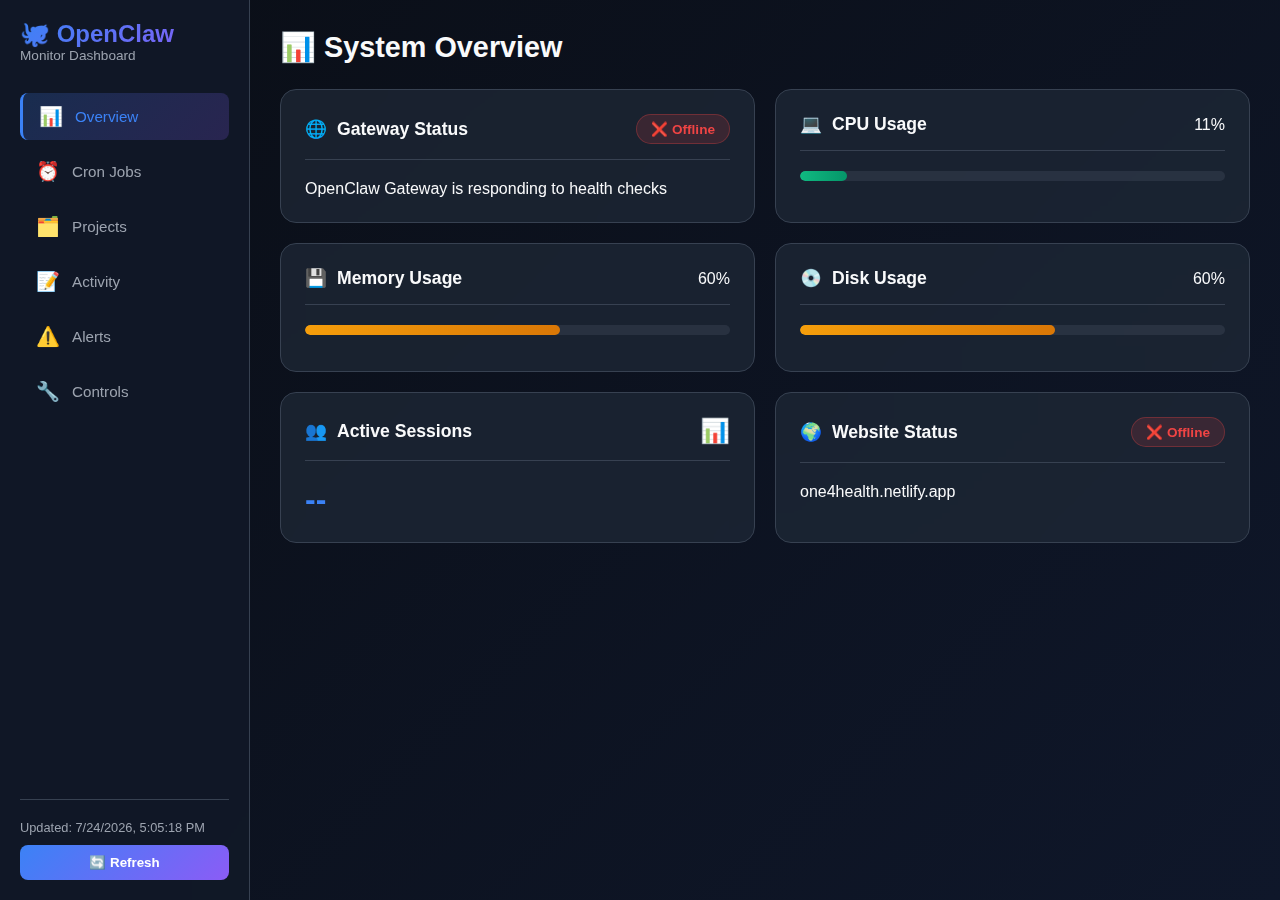
<file: monitor/index.html>
<!DOCTYPE html>
<html lang="en">
<head>
    <meta charset="UTF-8">
    <meta name="viewport" content="width=device-width, initial-scale=1.0">
    <title>OpenClaw Monitor Dashboard</title>
    <style>
        * {
            margin: 0;
            padding: 0;
            box-sizing: border-box;
        }

        :root {
            --bg-primary: #0a0e16;
            --bg-secondary: #111827;
            --bg-tertiary: #1f2937;
            --text-primary: #f9fafb;
            --text-secondary: #9ca3af;
            --accent-primary: #3b82f6;
            --accent-secondary: #8b5cf6;
            --success: #10b981;
            --warning: #f59e0b;
            --danger: #ef4444;
            --border: #374151;
        }

        body {
            font-family: 'Inter', -apple-system, BlinkMacSystemFont, 'Segoe UI', Roboto, Oxygen, Ubuntu, sans-serif;
            background: linear-gradient(135deg, #0a0e16 0%, #0f172a 100%);
            color: var(--text-primary);
            min-height: 100vh;
            display: flex;
        }

        /* Sidebar */
        .sidebar {
            width: 250px;
            background: rgba(17, 24, 39, 0.95);
            border-right: 1px solid var(--border);
            padding: 20px;
            display: flex;
            flex-direction: column;
            position: fixed;
            height: 100vh;
            z-index: 1000;
            backdrop-filter: blur(10px);
        }

        .sidebar-header {
            margin-bottom: 30px;
        }

        .sidebar-header h1 {
            font-size: 1.5rem;
            background: linear-gradient(135deg, var(--accent-primary), var(--accent-secondary));
            -webkit-background-clip: text;
            -webkit-text-fill-color: transparent;
            background-clip: text;
        }

        .sidebar-header .subtitle {
            font-size: 0.85rem;
            color: var(--text-secondary);
        }

        .nav-menu {
            flex: 1;
        }

        .nav-item {
            display: flex;
            align-items: center;
            padding: 12px 16px;
            border-radius: 8px;
            cursor: pointer;
            transition: all 0.3s ease;
            margin-bottom: 8px;
            color: var(--text-secondary);
            font-size: 0.95rem;
        }

        .nav-item:hover {
            background: rgba(59, 130, 246, 0.1);
            color: var(--text-primary);
            transform: translateX(5px);
        }

        .nav-item.active {
            background: linear-gradient(135deg, rgba(59, 130, 246, 0.2), rgba(139, 92, 246, 0.2));
            color: var(--accent-primary);
            border-left: 3px solid var(--accent-primary);
        }

        .nav-item .icon {
            margin-right: 12px;
            font-size: 1.2rem;
        }

        .sidebar-footer {
            padding-top: 20px;
            border-top: 1px solid var(--border);
        }

        .last-update {
            font-size: 0.8rem;
            color: var(--text-secondary);
            margin-bottom: 10px;
        }

        .refresh-btn {
            background: linear-gradient(135deg, var(--accent-primary), var(--accent-secondary));
            color: white;
            border: none;
            padding: 10px 20px;
            border-radius: 8px;
            cursor: pointer;
            font-weight: 600;
            width: 100%;
            transition: all 0.3s ease;
        }

        .refresh-btn:hover {
            transform: translateY(-2px);
            box-shadow: 0 4px 12px rgba(59, 130, 246, 0.4);
        }

        .refresh-btn:active {
            transform: translateY(0);
        }

        /* Main Content */
        .main-content {
            flex: 1;
            margin-left: 250px;
            padding: 30px;
            overflow-y: auto;
        }

        .content-section {
            display: none;
            animation: fadeIn 0.3s ease;
        }

        .content-section.active {
            display: block;
        }

        @keyframes fadeIn {
            from { opacity: 0; transform: translateY(10px); }
            to { opacity: 1; transform: translateY(0); }
        }

        .section-title {
            font-size: 1.8rem;
            margin-bottom: 25px;
            color: var(--text-primary);
        }

        .grid-layout {
            display: grid;
            grid-template-columns: repeat(auto-fit, minmax(350px, 1fr));
            gap: 20px;
            max-width: 1400px;
        }

        /* Cards */
        .card {
            background: rgba(31, 41, 55, 0.7);
            border: 1px solid var(--border);
            border-radius: 16px;
            padding: 24px;
            backdrop-filter: blur(10px);
            transition: all 0.3s ease;
        }

        .card:hover {
            transform: translateY(-4px);
            border-color: var(--accent-primary);
            box-shadow: 0 8px 24px rgba(0, 0, 0, 0.3);
        }

        .card-header {
            display: flex;
            justify-content: space-between;
            align-items: center;
            margin-bottom: 20px;
            padding-bottom: 15px;
            border-bottom: 1px solid var(--border);
        }

        .card-title {
            font-size: 1.1rem;
            font-weight: 600;
            color: var(--text-primary);
            display: flex;
            align-items: center;
        }

        .card-title .icon {
            margin-right: 10px;
        }

        .card-icon {
            font-size: 1.5rem;
        }

        /* Status Badges */
        .status-badge {
            display: inline-block;
            padding: 6px 14px;
            border-radius: 20px;
            font-size: 0.85rem;
            font-weight: 600;
        }

        .status-success {
            background: rgba(16, 185, 129, 0.15);
            color: var(--success);
            border: 1px solid rgba(16, 185, 129, 0.3);
        }

        .status-error {
            background: rgba(239, 68, 68, 0.15);
            color: var(--danger);
            border: 1px solid rgba(239, 68, 68, 0.3);
        }

        .status-warning {
            background: rgba(245, 158, 11, 0.15);
            color: var(--warning);
            border: 1px solid rgba(245, 158, 11, 0.3);
        }

        /* Progress Bars */
        .progress-container {
            margin: 12px 0;
        }

        .progress-labels {
            display: flex;
            justify-content: space-between;
            margin-bottom: 6px;
            font-size: 0.9rem;
            color: var(--text-secondary);
        }

        .progress-bar {
            height: 10px;
            background: rgba(55, 65, 81, 0.5);
            border-radius: 5px;
            overflow: hidden;
        }

        .progress-fill {
            height: 100%;
            border-radius: 5px;
            transition: width 0.5s ease;
        }

        .progress-fill.success {
            background: linear-gradient(90deg, var(--success), #059669);
        }

        .progress-fill.warning {
            background: linear-gradient(90deg, var(--warning), #d97706);
        }

        .progress-fill.error {
            background: linear-gradient(90deg, var(--danger), #dc2626);
        }

        /* Cron Items */
        .cron-item {
            background: rgba(17, 24, 39, 0.6);
            padding: 16px;
            border-radius: 10px;
            margin-bottom: 12px;
            border-left: 3px solid var(--accent-primary);
        }

        .cron-name {
            font-weight: 600;
            margin-bottom: 8px;
            color: var(--text-primary);
        }

        .cron-details {
            font-size: 0.85rem;
            color: var(--text-secondary);
            line-height: 1.6;
        }

        /* Activity Feed */
        .activity-feed {
            max-height: 400px;
            overflow-y: auto;
        }

        .activity-item {
            display: flex;
            align-items: start;
            padding: 12px;
            border-radius: 8px;
            margin-bottom: 8px;
            background: rgba(17, 24, 39, 0.4);
        }

        .activity-time {
            font-size: 0.8rem;
            color: var(--text-secondary);
            min-width: 100px;
        }

        .activity-content {
            flex: 1;
            color: var(--text-primary);
        }

        /* Stats Grid */
        .stats-grid {
            display: grid;
            grid-template-columns: repeat(2, 1fr);
            gap: 12px;
        }

        .stat-item {
            background: rgba(17, 24, 39, 0.5);
            padding: 16px;
            border-radius: 10px;
            text-align: center;
        }

        .stat-value {
            font-size: 2rem;
            font-weight: bold;
            background: linear-gradient(135deg, var(--accent-primary), var(--accent-secondary));
            -webkit-background-clip: text;
            -webkit-text-fill-color: transparent;
            background-clip: text;
        }

        .stat-label {
            font-size: 0.85rem;
            color: var(--text-secondary);
            margin-top: 4px;
        }

        /* Buttons */
        .action-btn {
            background: var(--accent-primary);
            color: white;
            border: none;
            padding: 10px 20px;
            border-radius: 8px;
            cursor: pointer;
            font-weight: 600;
            transition: all 0.3s ease;
            margin: 4px;
        }

        .action-btn:hover {
            background: var(--accent-secondary);
            transform: translateY(-2px);
        }

        .action-btn.danger {
            background: var(--danger);
        }

        .action-btn.danger:hover {
            background: #dc2626;
        }

        /* Mobile Menu Button */
        .mobile-menu-btn {
            display: none;
            position: fixed;
            top: 20px;
            left: 20px;
            z-index: 1001;
            background: var(--accent-primary);
            color: white;
            border: none;
            padding: 10px 16px;
            border-radius: 8px;
            cursor: pointer;
            font-size: 1.2rem;
        }

        /* Responsive */
        @media (max-width: 768px) {
            .sidebar {
                transform: translateX(-100%);
                transition: transform 0.3s ease;
            }

            .sidebar.open {
                transform: translateX(0);
            }

            .main-content {
                margin-left: 0;
                padding: 20px;
                padding-top: 80px;
            }

            .mobile-menu-btn {
                display: block;
            }

            .grid-layout {
                grid-template-columns: 1fr;
            }
        }

        /* Scrollbar */
        ::-webkit-scrollbar {
            width: 8px;
        }

        ::-webkit-scrollbar-track {
            background: var(--bg-primary);
        }

        ::-webkit-scrollbar-thumb {
            background: var(--border);
            border-radius: 4px;
        }

        ::-webkit-scrollbar-thumb:hover {
            background: var(--accent-primary);
        }
    </style>
</head>
<body>
    <button class="mobile-menu-btn" onclick="toggleSidebar()">☰</button>

    <div class="sidebar" id="sidebar">
        <div class="sidebar-header">
            <h1>🐙 OpenClaw</h1>
            <div class="subtitle">Monitor Dashboard</div>
        </div>

        <div class="nav-menu">
            <div class="nav-item active" onclick="showSection('overview')">
                <span class="icon">📊</span>
                <span>Overview</span>
            </div>
            <div class="nav-item" onclick="showSection('cron')">
                <span class="icon">⏰</span>
                <span>Cron Jobs</span>
            </div>
            <div class="nav-item" onclick="showSection('projects')">
                <span class="icon">🗂️</span>
                <span>Projects</span>
            </div>
            <div class="nav-item" onclick="showSection('activity')">
                <span class="icon">📝</span>
                <span>Activity</span>
            </div>
            <div class="nav-item" onclick="showSection('alerts')">
                <span class="icon">⚠️</span>
                <span>Alerts</span>
            </div>
            <div class="nav-item" onclick="showSection('controls')">
                <span class="icon">🔧</span>
                <span>Controls</span>
            </div>
        </div>

        <div class="sidebar-footer">
            <div class="last-update">
                Updated: <span id="lastUpdate">--</span>
            </div>
            <button class="refresh-btn" onclick="updateDashboard()">
                🔄 Refresh
            </button>
        </div>
    </div>

    <div class="main-content">
        <!-- Overview Section -->
        <div class="content-section active" id="overview">
            <h2 class="section-title">📊 System Overview</h2>
            <div class="grid-layout">
                <div class="card">
                    <div class="card-header">
                        <span class="card-title"><span class="icon">🌐</span>Gateway Status</span>
                        <span class="status-badge status-success" id="gatewayStatus">Checking...</span>
                    </div>
                    <div>OpenClaw Gateway is responding to health checks</div>
                </div>

                <div class="card">
                    <div class="card-header">
                        <span class="card-title"><span class="icon">💻</span>CPU Usage</span>
                        <span id="cpuValue">--%</span>
                    </div>
                    <div class="progress-container">
                        <div class="progress-bar">
                            <div class="progress-fill success" id="cpuBar" style="width: 0%"></div>
                        </div>
                    </div>
                </div>

                <div class="card">
                    <div class="card-header">
                        <span class="card-title"><span class="icon">💾</span>Memory Usage</span>
                        <span id="memValue">--%</span>
                    </div>
                    <div class="progress-container">
                        <div class="progress-bar">
                            <div class="progress-fill warning" id="memBar" style="width: 0%"></div>
                        </div>
                    </div>
                </div>

                <div class="card">
                    <div class="card-header">
                        <span class="card-title"><span class="icon">💿</span>Disk Usage</span>
                        <span id="diskValue">--%</span>
                    </div>
                    <div class="progress-container">
                        <div class="progress-bar">
                            <div class="progress-fill success" id="diskBar" style="width: 0%"></div>
                        </div>
                    </div>
                </div>

                <div class="card">
                    <div class="card-header">
                        <span class="card-title"><span class="icon">👥</span>Active Sessions</span>
                        <span class="card-icon">📊</span>
                    </div>
                    <div style="font-size: 2rem; font-weight: bold; color: var(--accent-primary);" id="sessionCount">--</div>
                </div>

                <div class="card">
                    <div class="card-header">
                        <span class="card-title"><span class="icon">🌍</span>Website Status</span>
                        <span class="status-badge status-success" id="websiteStatus">Checking...</span>
                    </div>
                    <div>one4health.netlify.app</div>
                </div>
            </div>
        </div>

        <!-- Cron Section -->
        <div class="content-section" id="cron">
            <h2 class="section-title">⏰ Cron Jobs</h2>
            <div class="card">
                <div id="cronList">
                    <div style="text-align: center; color: var(--text-secondary);">Loading...</div>
                </div>
            </div>
        </div>

        <!-- Projects Section -->
        <div class="content-section" id="projects">
            <h2 class="section-title">🗂️ Projects & Progress</h2>
            <div class="grid-layout">
                <div class="card">
                    <div class="card-header">
                        <span class="card-title"><span class="icon">✅</span>Completed Tools</span>
                        <span class="card-icon">🎯</span>
                    </div>
                    <div class="stats-grid">
                        <div class="stat-item">
                            <div class="stat-value">3</div>
                            <div class="stat-label">Total Completed</div>
                        </div>
                        <div class="stat-item">
                            <div class="stat-value">100%</div>
                            <div class="stat-label">Success Rate</div>
                        </div>
                    </div>
                    <div style="margin-top: 15px; font-size: 0.85rem; color: var(--text-secondary);">
                        Git Auto-Committer, Local Task Assistant, Monitor Dashboard
                    </div>
                </div>

                <div class="card">
                    <div class="card-header">
                        <span class="card-title"><span class="icon">📁</span>Git Status</span>
                        <span class="card-icon">🔀</span>
                    </div>
                    <div style="margin-bottom: 12px;">
                        <strong>Workspace:</strong><br>
                        <span class="status-badge status-success">✅ Clean</span>
                    </div>
                    <div style="margin-bottom: 12px;">
                        <strong>one4health-website:</strong><br>
                        <span class="status-badge status-success">✅ Clean</span>
                    </div>
                    <div style="font-size: 0.85rem; color: var(--text-secondary);">
                        Last commit: Today
                    </div>
                </div>
            </div>
        </div>

        <!-- Activity Section -->
        <div class="content-section" id="activity">
            <h2 class="section-title">📝 Recent Activity</h2>
            <div class="card">
                <div class="activity-feed" id="activityFeed">
                    <div style="text-align: center; color: var(--text-secondary);">Loading...</div>
                </div>
            </div>
        </div>

        <!-- Alerts Section -->
        <div class="content-section" id="alerts">
            <h2 class="section-title">⚠️ Alerts & Warnings</h2>
            <div class="card">
                <div id="alertList">
                    <div style="text-align: center; padding: 40px; color: var(--success);">
                        <div style="font-size: 3rem; margin-bottom: 10px;">✅</div>
                        <div>No alerts or warnings</div>
                    </div>
                </div>
            </div>
        </div>

        <!-- Controls Section -->
        <div class="content-section" id="controls">
            <h2 class="section-title">🔧 Controls</h2>
            <div class="card">
                <div style="display: flex; flex-wrap: wrap; gap: 10px;">
                    <button class="action-btn" onclick="triggerHeartbeat()">
                        📊 Trigger Heartbeat
                    </button>
                    <button class="action-btn" onclick="restartGateway()">
                        🔄 Restart Gateway
                    </button>
                    <button class="action-btn" onclick="viewLogs()">
                        📋 View Logs
                    </button>
                    <button class="action-btn danger" onclick="clearActivity()">
                        🗑️ Clear Activity
                    </button>
                </div>
            </div>
        </div>
    </div>

    <script>
        const GATEWAY_URL = 'http://127.0.0.1:18789';
        let activityLog = [];

        function formatTime(ms) {
            return new Date(ms).toLocaleTimeString();
        }

        function showSection(sectionId) {
            document.querySelectorAll('.content-section').forEach(s => s.classList.remove('active'));
            document.querySelectorAll('.nav-item').forEach(n => n.classList.remove('active'));
            
            document.getElementById(sectionId).classList.add('active');
            document.querySelector(`[onclick="showSection('${sectionId}')"]`).classList.add('active');
        }

        function toggleSidebar() {
            document.getElementById('sidebar').classList.toggle('open');
        }

        function addActivity(message, type = 'info') {
            const timestamp = Date.now();
            activityLog.unshift({ message, type, timestamp });
            if (activityLog.length > 100) activityLog.pop();
            renderActivity();
        }

        function renderActivity() {
            const feed = document.getElementById('activityFeed');
            if (activityLog.length === 0) {
                feed.innerHTML = '<div style="text-align: center; padding: 40px; color: var(--text-secondary);">No recent activity</div>';
                return;
            }
            feed.innerHTML = activityLog.map(item => `
                <div class="activity-item">
                    <div class="activity-time">${formatTime(item.timestamp)}</div>
                    <div class="activity-content">${item.message}</div>
                </div>
            `).join('');
        }

        async function fetchCronJobs() {
            try {
                const response = await fetch(`${GATEWAY_URL}/api/cron/list`);
                const data = await response.json();
                const cronList = document.getElementById('cronList');

                if (data.jobs.length === 0) {
                    cronList.innerHTML = '<div style="text-align: center; color: var(--text-secondary);">No cron jobs configured</div>';
                    return;
                }

                cronList.innerHTML = data.jobs.map(job => {
                    const lastStatus = job.state.lastStatus ? job.state.lastStatus.toUpperCase() : 'PENDING';
                    const statusClass = lastStatus === 'OK' ? 'status-success' : 'status-error';
                    const nextRun = job.state.nextRunAtMs ? new Date(job.state.nextRunAtMs).toLocaleString() : 'N/A';
                    return `
                        <div class="cron-item">
                            <div class="cron-name">${job.name}</div>
                            <div class="cron-details">
                                <div>Status: <span class="status-badge ${statusClass}">${lastStatus}</span></div>
                                <div>Next Run: ${nextRun}</div>
                                <div>Schedule: ${job.schedule.expr}</div>
                            </div>
                        </div>
                    `;
                }).join('');
            } catch (error) {
                document.getElementById('cronList').innerHTML = '<div style="color: var(--danger);">Failed to load cron jobs</div>';
            }
        }

        async function checkGateway() {
            try {
                const response = await fetch(`${GATEWAY_URL}/healthz`);
                const statusEl = document.getElementById('gatewayStatus');
                statusEl.textContent = '✅ Online';
                statusEl.className = 'status-badge status-success';
                addActivity('Gateway health check passed');
            } catch (error) {
                const statusEl = document.getElementById('gatewayStatus');
                statusEl.textContent = '❌ Offline';
                statusEl.className = 'status-badge status-error';
                addActivity('Gateway unreachable', 'error');
            }
        }

        async function fetchSessions() {
            try {
                const response = await fetch(`${GATEWAY_URL}/api/sessions/list`);
                const data = await response.json();
                document.getElementById('sessionCount').textContent = data.sessions || 0;
            } catch (error) {
                document.getElementById('sessionCount').textContent = '--';
            }
        }

        function updateStats() {
            // Simulated stats
            const cpu = Math.floor(Math.random() * 30) + 10;
            const mem = Math.floor(Math.random() * 20) + 50;
            const disk = 60;

            updateResource('cpu', cpu);
            updateResource('mem', mem);
            updateResource('disk', disk);
        }

        function updateResource(type, value) {
            const bar = document.getElementById(`${type}Bar`);
            const valueEl = document.getElementById(`${type}Value`);
            
            bar.style.width = `${value}%`;
            valueEl.textContent = `${value}%`;

            if (value < 60) {
                bar.className = 'progress-fill success';
            } else if (value < 80) {
                bar.className = 'progress-fill warning';
            } else {
                bar.className = 'progress-fill error';
            }
        }

        async function checkWebsite() {
            try {
                await fetch('https://one4health.netlify.app/', { mode: 'no-cors' });
                const statusEl = document.getElementById('websiteStatus');
                statusEl.textContent = '✅ Online';
                statusEl.className = 'status-badge status-success';
            } catch (error) {
                const statusEl = document.getElementById('websiteStatus');
                statusEl.textContent = '❌ Offline';
                statusEl.className = 'status-badge status-error';
                addActivity('Website is down', 'error');
            }
        }

        async function updateDashboard() {
            document.getElementById('lastUpdate').textContent = new Date().toLocaleString();

            await Promise.all([
                checkGateway(),
                fetchCronJobs(),
                fetchSessions(),
                updateStats(),
                checkWebsite()
            ]);

            addActivity('Dashboard refreshed');
        }

        function triggerHeartbeat() {
            addActivity('Manual heartbeat triggered');
            updateDashboard();
        }

        async function restartGateway() {
            if (!confirm('Restart OpenClaw Gateway?')) return;
            try {
                await fetch(`${GATEWAY_URL}/api/gateway/restart`, { method: 'POST' });
                addActivity('Gateway restart requested');
                alert('Gateway restart initiated');
            } catch (error) {
                alert('Failed to restart gateway');
            }
        }

        function viewLogs() {
            window.open(`${GATEWAY_URL}/logs`, '_blank');
        }

        function clearActivity() {
            activityLog = [];
            renderActivity();
            addActivity('Activity log cleared');
        }

        // Initialize
        updateDashboard();

        // Auto refresh every 30 seconds
        setInterval(updateDashboard, 30000);
    </script>
</body>
</html>
</file>
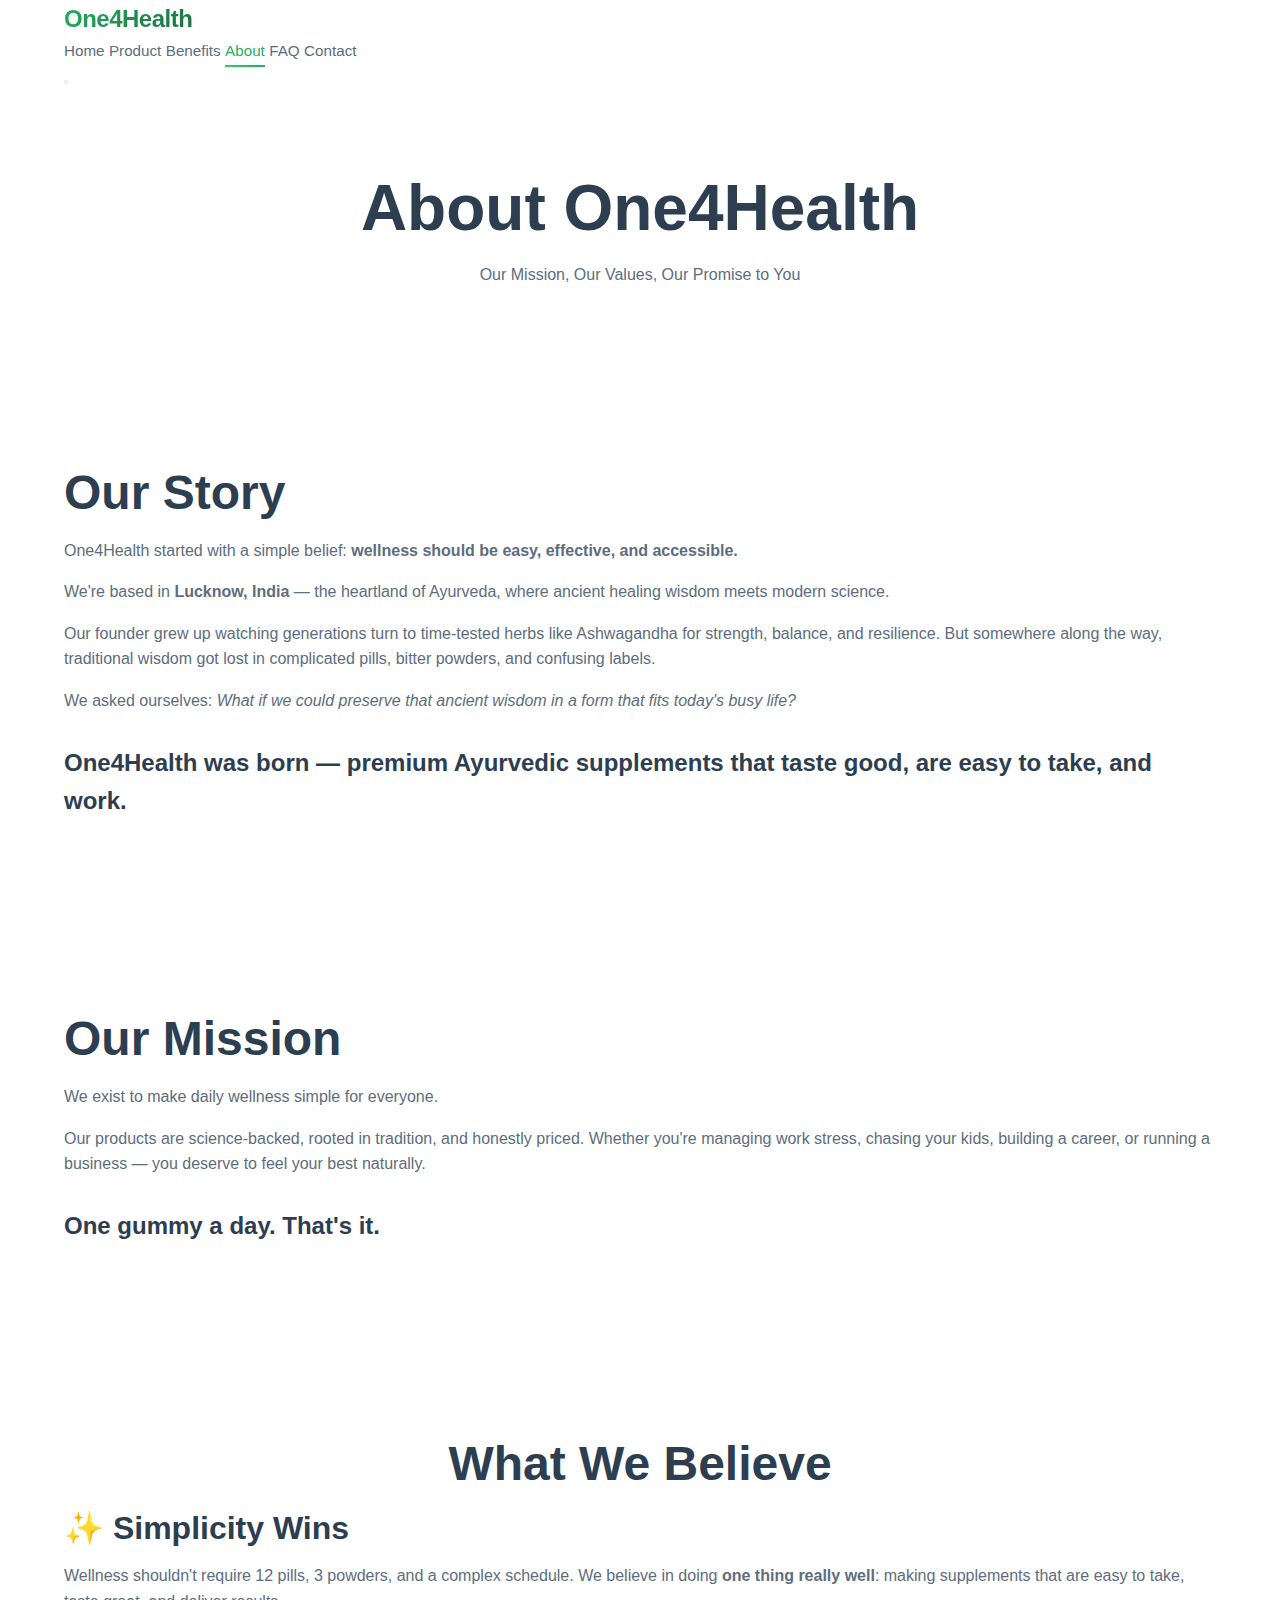
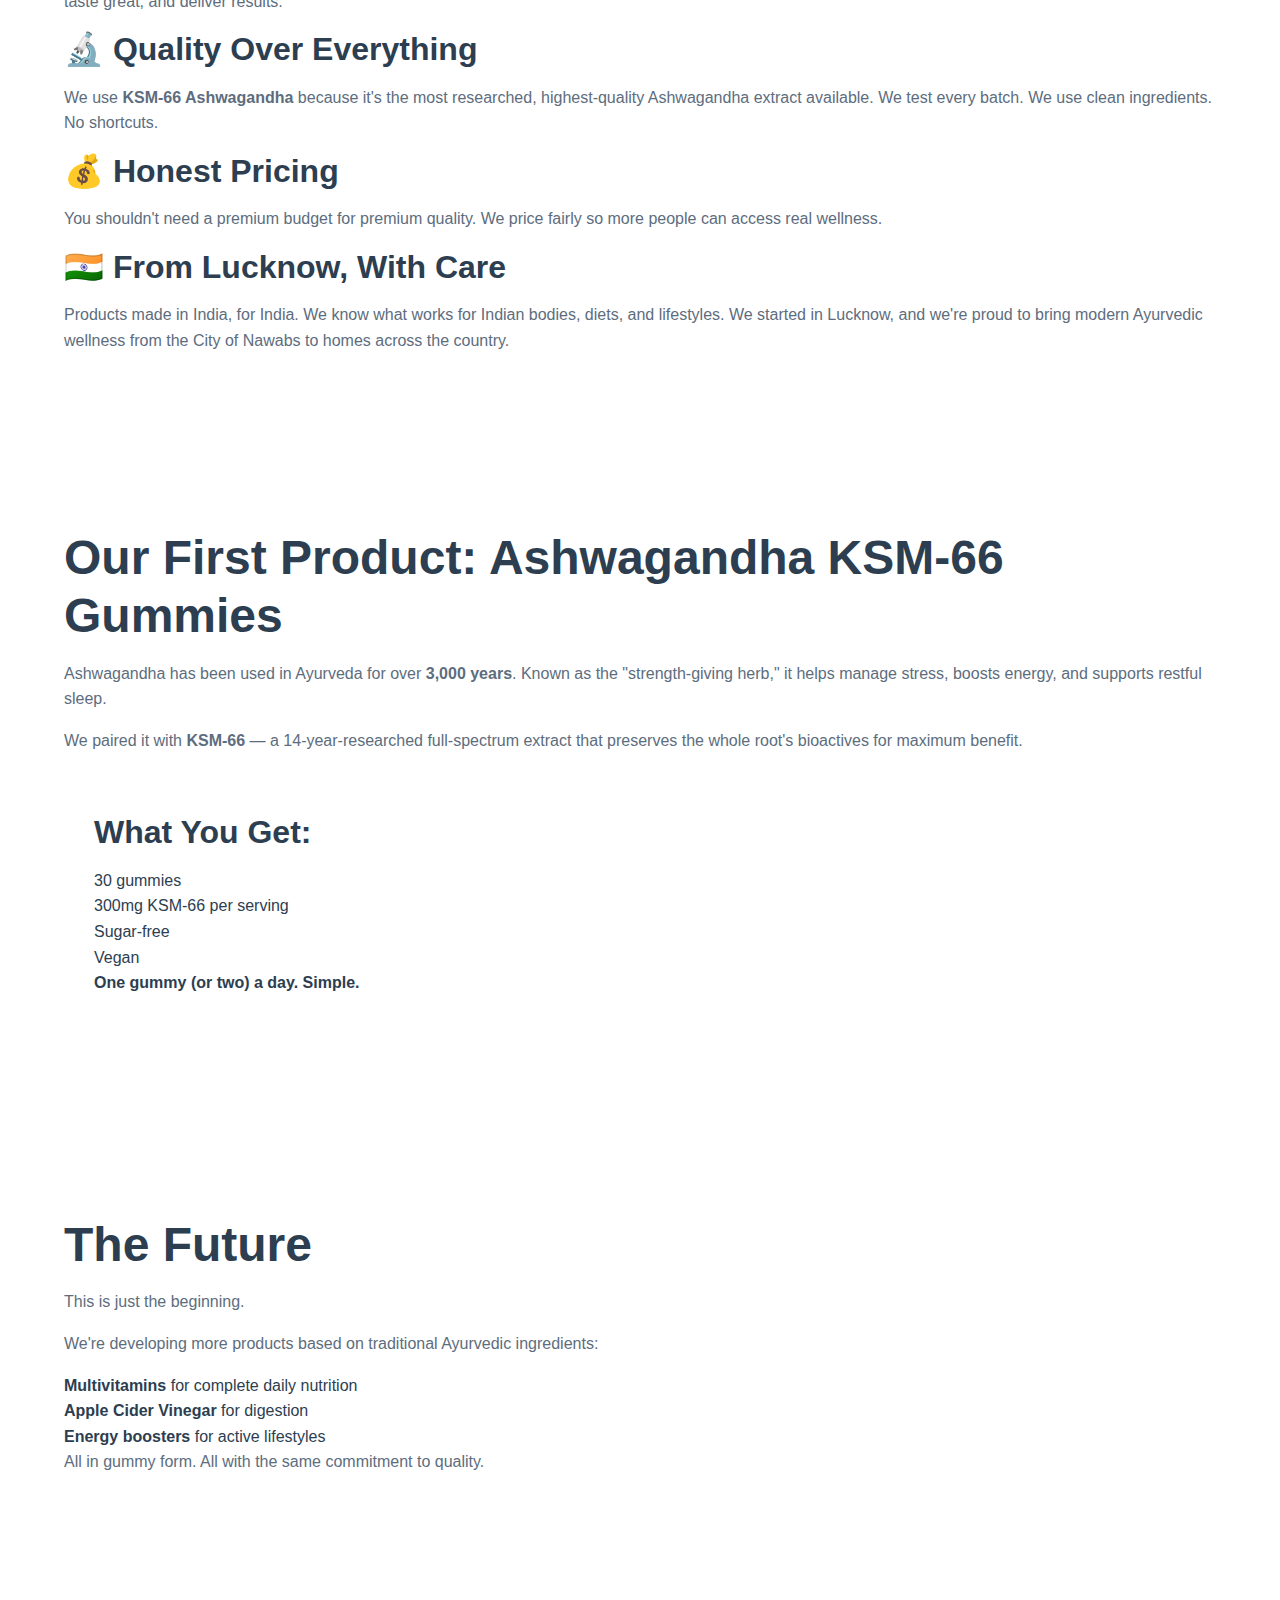
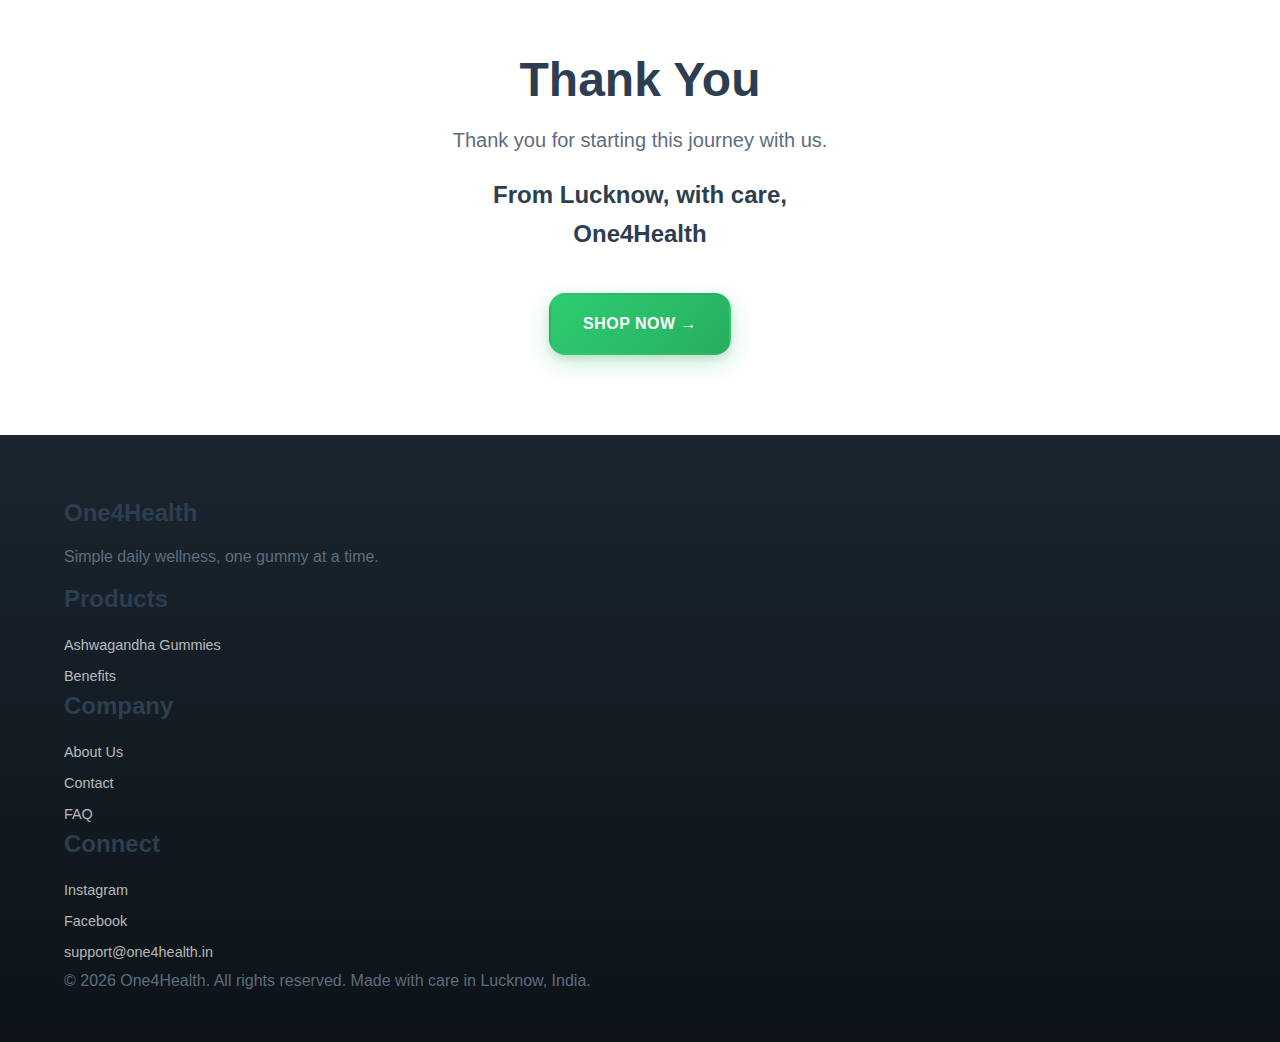
<file: about.html>
<!DOCTYPE html>
<html lang="en">
<head>
    <meta charset="UTF-8">
    <meta name="viewport" content="width=device-width, initial-scale=1.0">
    <meta name="description" content="About One4Health - We're on a mission to make daily wellness simple with premium Ayurvedic supplements made in India, starting from Lucknow.">
    <title>About One4Health | Our Story</title>
    <link rel="stylesheet" href="styles.css">
    <link href="https://fonts.googleapis.com/css2?family=Inter:wght@400;500;600;700;800&display=swap" rel="stylesheet">
</head>
<body>
    <!-- Navigation -->
    <nav class="navbar">
        <div class="container">
            <div class="nav-wrapper">
                <a href="index.html" class="logo">
                    <span class="logo-text">One4Health</span>
                </a>
                <div class="nav-menu" id="navMenu">
                    <a href="index.html" class="nav-link">Home</a>
                    <a href="product.html" class="nav-link">Product</a>
                    <a href="benefits.html" class="nav-link">Benefits</a>
                    <a href="about.html" class="nav-link active">About</a>
                    <a href="faq.html" class="nav-link">FAQ</a>
                    <a href="contact.html" class="nav-link">Contact</a>
                </div>
                <button class="mobile-menu-btn" id="mobileMenuBtn">
                    <span></span>
                    <span></span>
                    <span></span>
                </button>
            </div>
        </div>
    </nav>

    <!-- Header -->
    <section class="section-light text-center">
        <div class="container">
            <h1 class="section-title">About One4Health</h1>
            <p class="section-subtitle">Our Mission, Our Values, Our Promise to You</p>
        </div>
    </section>

    <!-- Our Story -->
    <section class="section-white">
        <div class="container">
            <div class="about-story">
                <h2>Our Story</h2>
                <p>One4Health started with a simple belief: <strong>wellness should be easy, effective, and accessible.</strong></p>
                
                <p>We're based in <strong>Lucknow, India</strong> — the heartland of Ayurveda, where ancient healing wisdom meets modern science.</p>
                
                <p>Our founder grew up watching generations turn to time-tested herbs like Ashwagandha for strength, balance, and resilience. But somewhere along the way, traditional wisdom got lost in complicated pills, bitter powders, and confusing labels.</p>
                
                <p>We asked ourselves: <em>What if we could preserve that ancient wisdom in a form that fits today's busy life?</em></p>
                
                <p style="font-size: 24px; font-weight: 700; color: var(--primary-green); margin: 30px 0;">One4Health was born — premium Ayurvedic supplements that taste good, are easy to take, and work.</p>
            </div>
        </div>
    </section>

    <!-- Our Mission -->
    <section class="section-light">
        <div class="container">
            <div class="about-story">
                <h2>Our Mission</h2>
                <p>We exist to make daily wellness simple for everyone.</p>
                
                <p>Our products are science-backed, rooted in tradition, and honestly priced. Whether you're managing work stress, chasing your kids, building a career, or running a business — you deserve to feel your best naturally.</p>
                
                <p style="font-size: 24px; font-weight: 700; color: var(--primary-green); margin: 30px 0;">One gummy a day. That's it.</p>
            </div>
        </div>
    </section>

    <!-- What We Believe -->
    <section class="section-white">
        <div class="container">
            <h2 class="section-title text-center">What We Believe</h2>
            
            <div class="mission-grid">
                <div class="mission-card">
                    <h3>✨ Simplicity Wins</h3>
                    <p>Wellness shouldn't require 12 pills, 3 powders, and a complex schedule. We believe in doing <strong>one thing really well</strong>: making supplements that are easy to take, taste great, and deliver results.</p>
                </div>
                
                <div class="mission-card">
                    <h3>🔬 Quality Over Everything</h3>
                    <p>We use <strong>KSM-66 Ashwagandha</strong> because it's the most researched, highest-quality Ashwagandha extract available. We test every batch. We use clean ingredients. No shortcuts.</p>
                </div>
                
                <div class="mission-card">
                    <h3>💰 Honest Pricing</h3>
                    <p>You shouldn't need a premium budget for premium quality. We price fairly so more people can access real wellness.</p>
                </div>
                
                <div class="mission-card">
                    <h3>🇮🇳 From Lucknow, With Care</h3>
                    <p>Products made in India, for India. We know what works for Indian bodies, diets, and lifestyles. We started in Lucknow, and we're proud to bring modern Ayurvedic wellness from the City of Nawabs to homes across the country.</p>
                </div>
            </div>
        </div>
    </section>

    <!-- Our First Product -->
    <section class="section-green">
        <div class="container">
            <div class="about-story" style="color: var(--white);">
                <h2 style="color: var(--gold);">Our First Product: Ashwagandha KSM-66 Gummies</h2>
                
                <p>Ashwagandha has been used in Ayurveda for over <strong>3,000 years</strong>. Known as the "strength-giving herb," it helps manage stress, boosts energy, and supports restful sleep.</p>
                
                <p>We paired it with <strong>KSM-66</strong> — a 14-year-researched full-spectrum extract that preserves the whole root's bioactives for maximum benefit.</p>
                
                <div style="background: rgba(255,255,255,0.1); padding: 30px; border-radius: 12px; margin: 30px 0;">
                    <h3 style="color: var(--gold);">What You Get:</h3>
                    <ul class="ingredient-list">
                        <li>30 gummies</li>
                        <li>300mg KSM-66 per serving</li>
                        <li>Sugar-free</li>
                        <li>Vegan</li>
                        <li><strong>One gummy (or two) a day. Simple.</strong></li>
                    </ul>
                </div>
            </div>
        </div>
    </section>

    <!-- The Future -->
    <section class="section-white">
        <div class="container">
            <div class="about-story">
                <h2>The Future</h2>
                <p>This is just the beginning.</p>
                
                <p>We're developing more products based on traditional Ayurvedic ingredients:</p>
                
                <ul class="ingredient-list">
                    <li><strong>Multivitamins</strong> for complete daily nutrition</li>
                    <li><strong>Apple Cider Vinegar</strong> for digestion</li>
                    <li><strong>Energy boosters</strong> for active lifestyles</li>
                </ul>
                
                <p>All in gummy form. All with the same commitment to quality.</p>
            </div>
        </div>
    </section>

    <!-- Thank You -->
    <section class="section-light text-center">
        <div class="container">
            <h2 class="section-title">Thank You</h2>
            <p style="font-size: 20px; margin-bottom: 20px;">Thank you for starting this journey with us.</p>
            <p style="font-size: 24px; font-weight: 600; color: var(--primary-green);">From Lucknow, with care,<br>One4Health</p>
            
            <div style="margin-top: 40px;">
                <a href="product.html" class="btn btn-primary">Shop Now →</a>
            </div>
        </div>
    </section>

    <!-- Footer -->
    <footer class="footer">
        <div class="container">
            <div class="grid-4">
                <div>
                    <h4>One4Health</h4>
                    <p>Simple daily wellness, one gummy at a time.</p>
                </div>
                <div>
                    <h4>Products</h4>
                    <ul class="footer-links">
                        <li><a href="product.html">Ashwagandha Gummies</a></li>
                        <li><a href="benefits.html">Benefits</a></li>
                    </ul>
                </div>
                <div>
                    <h4>Company</h4>
                    <ul class="footer-links">
                        <li><a href="about.html">About Us</a></li>
                        <li><a href="contact.html">Contact</a></li>
                        <li><a href="faq.html">FAQ</a></li>
                    </ul>
                </div>
                <div>
                    <h4>Connect</h4>
                    <ul class="footer-links">
                        <li><a href="https://instagram.com/one4health" target="_blank">Instagram</a></li>
                        <li><a href="https://facebook.com/one4health" target="_blank">Facebook</a></li>
                        <li><a href="mailto:support@one4health.in">support@one4health.in</a></li>
                    </ul>
                </div>
            </div>
            <div class="footer-bottom">
                <p>&copy; 2026 One4Health. All rights reserved. Made with care in Lucknow, India.</p>
            </div>
        </div>
    </footer>

    <script>
        // Mobile menu toggle
        const mobileMenuBtn = document.getElementById('mobileMenuBtn');
        const navMenu = document.getElementById('navMenu');
        
        mobileMenuBtn.addEventListener('click', function() {
            navMenu.classList.toggle('active');
            this.classList.toggle('active');
        });
    </script>
</body>
</html>
</file>
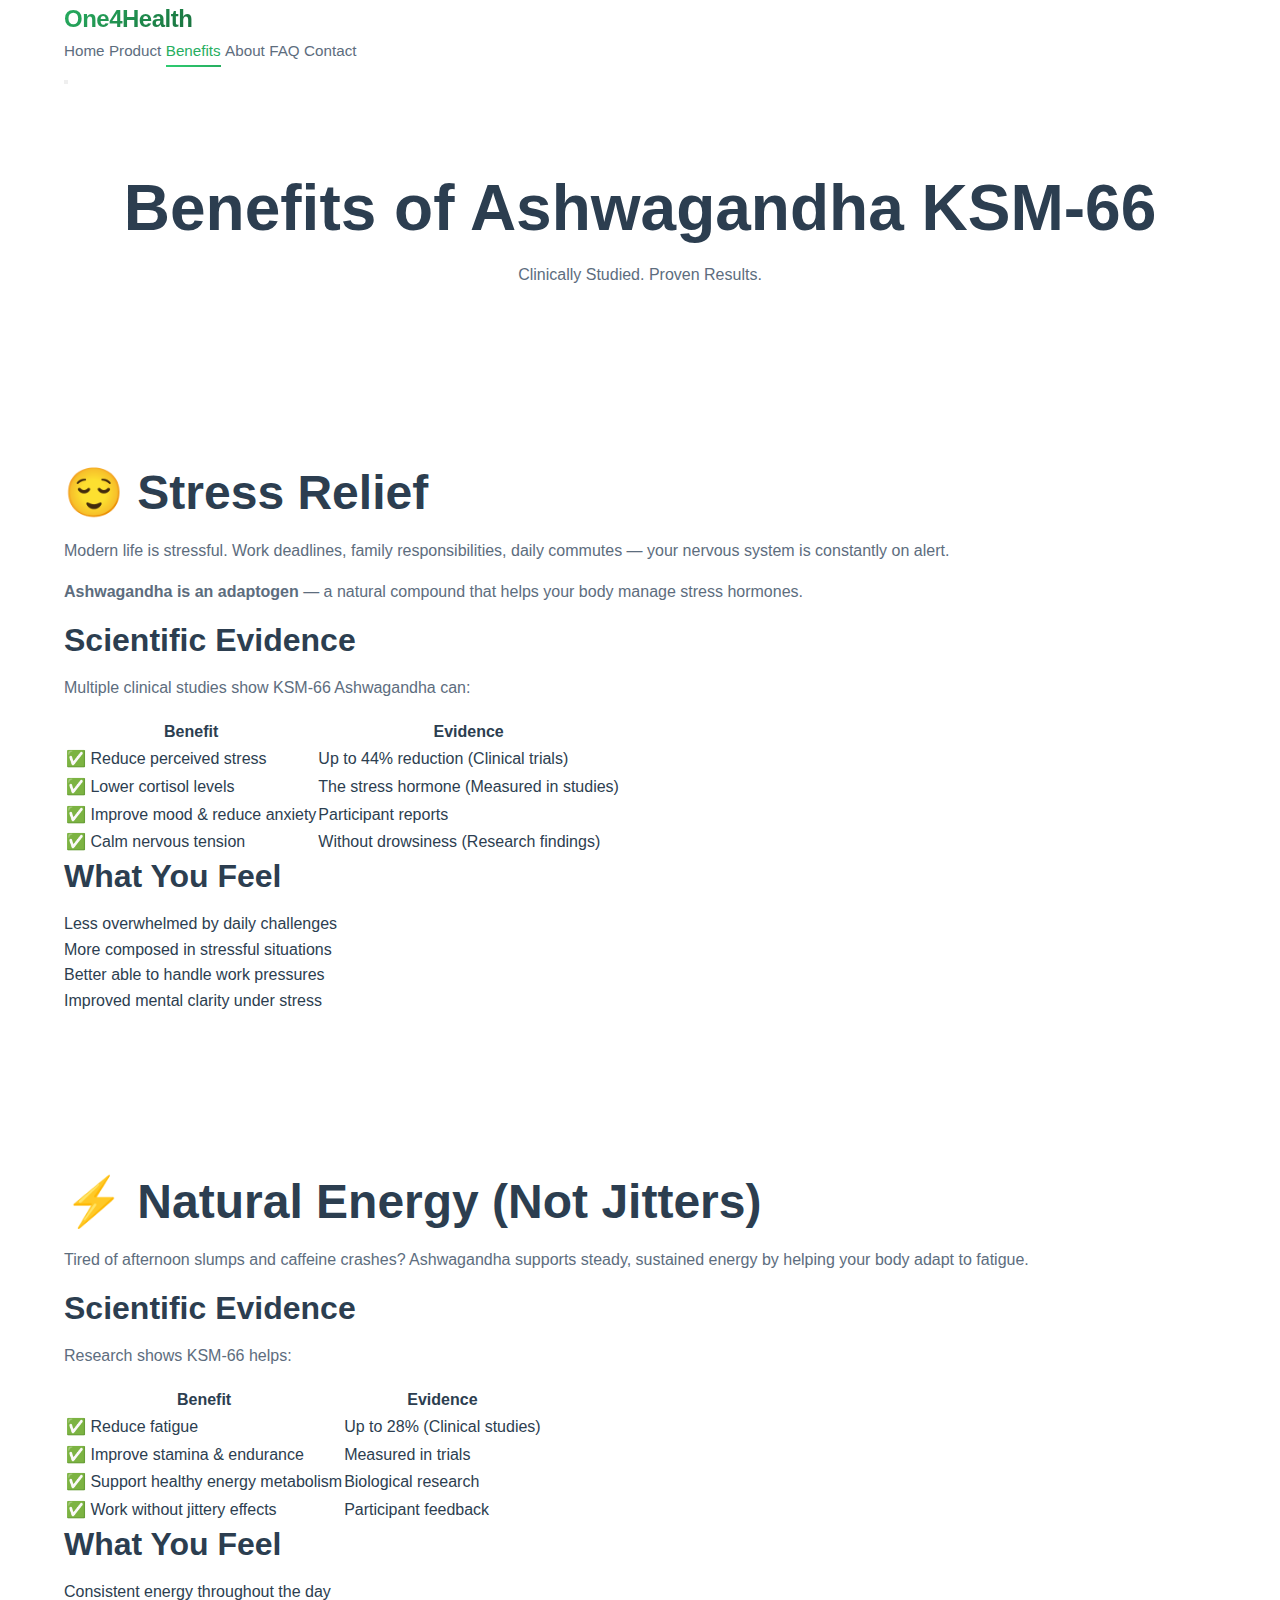
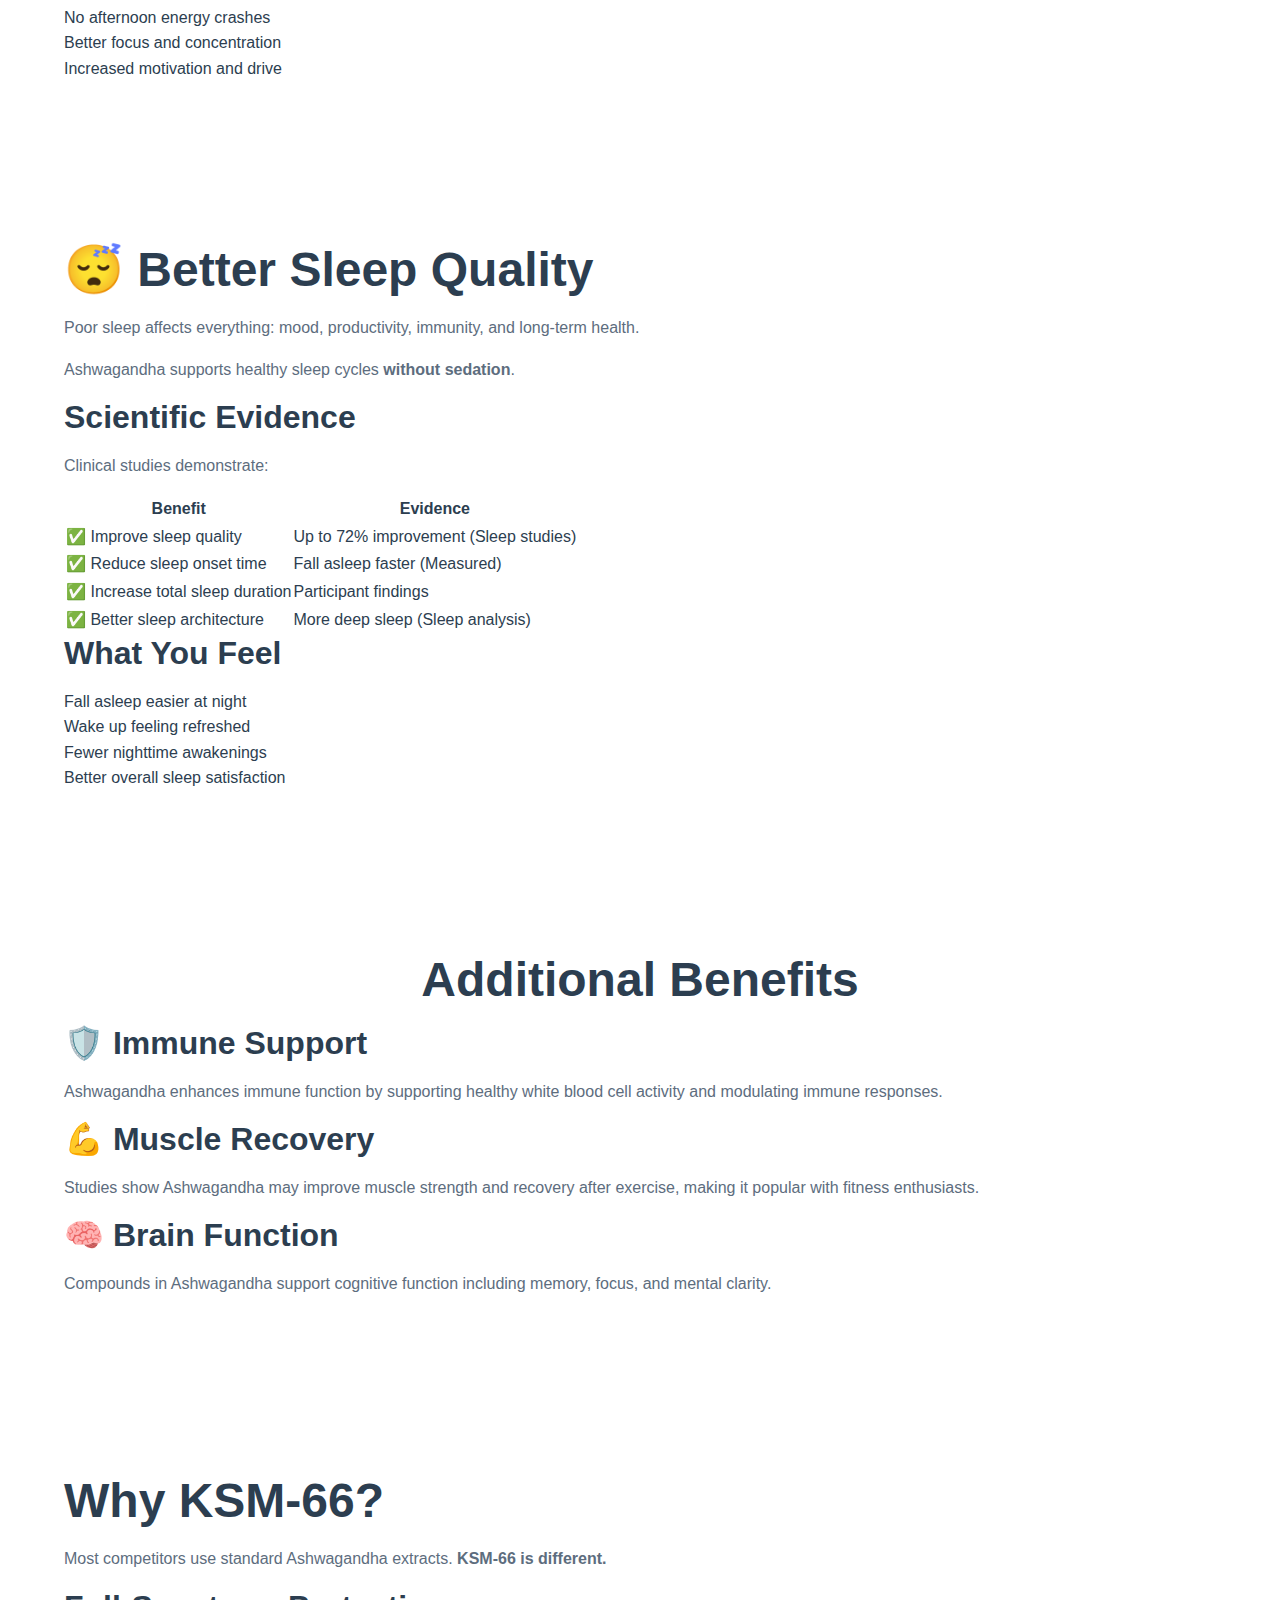
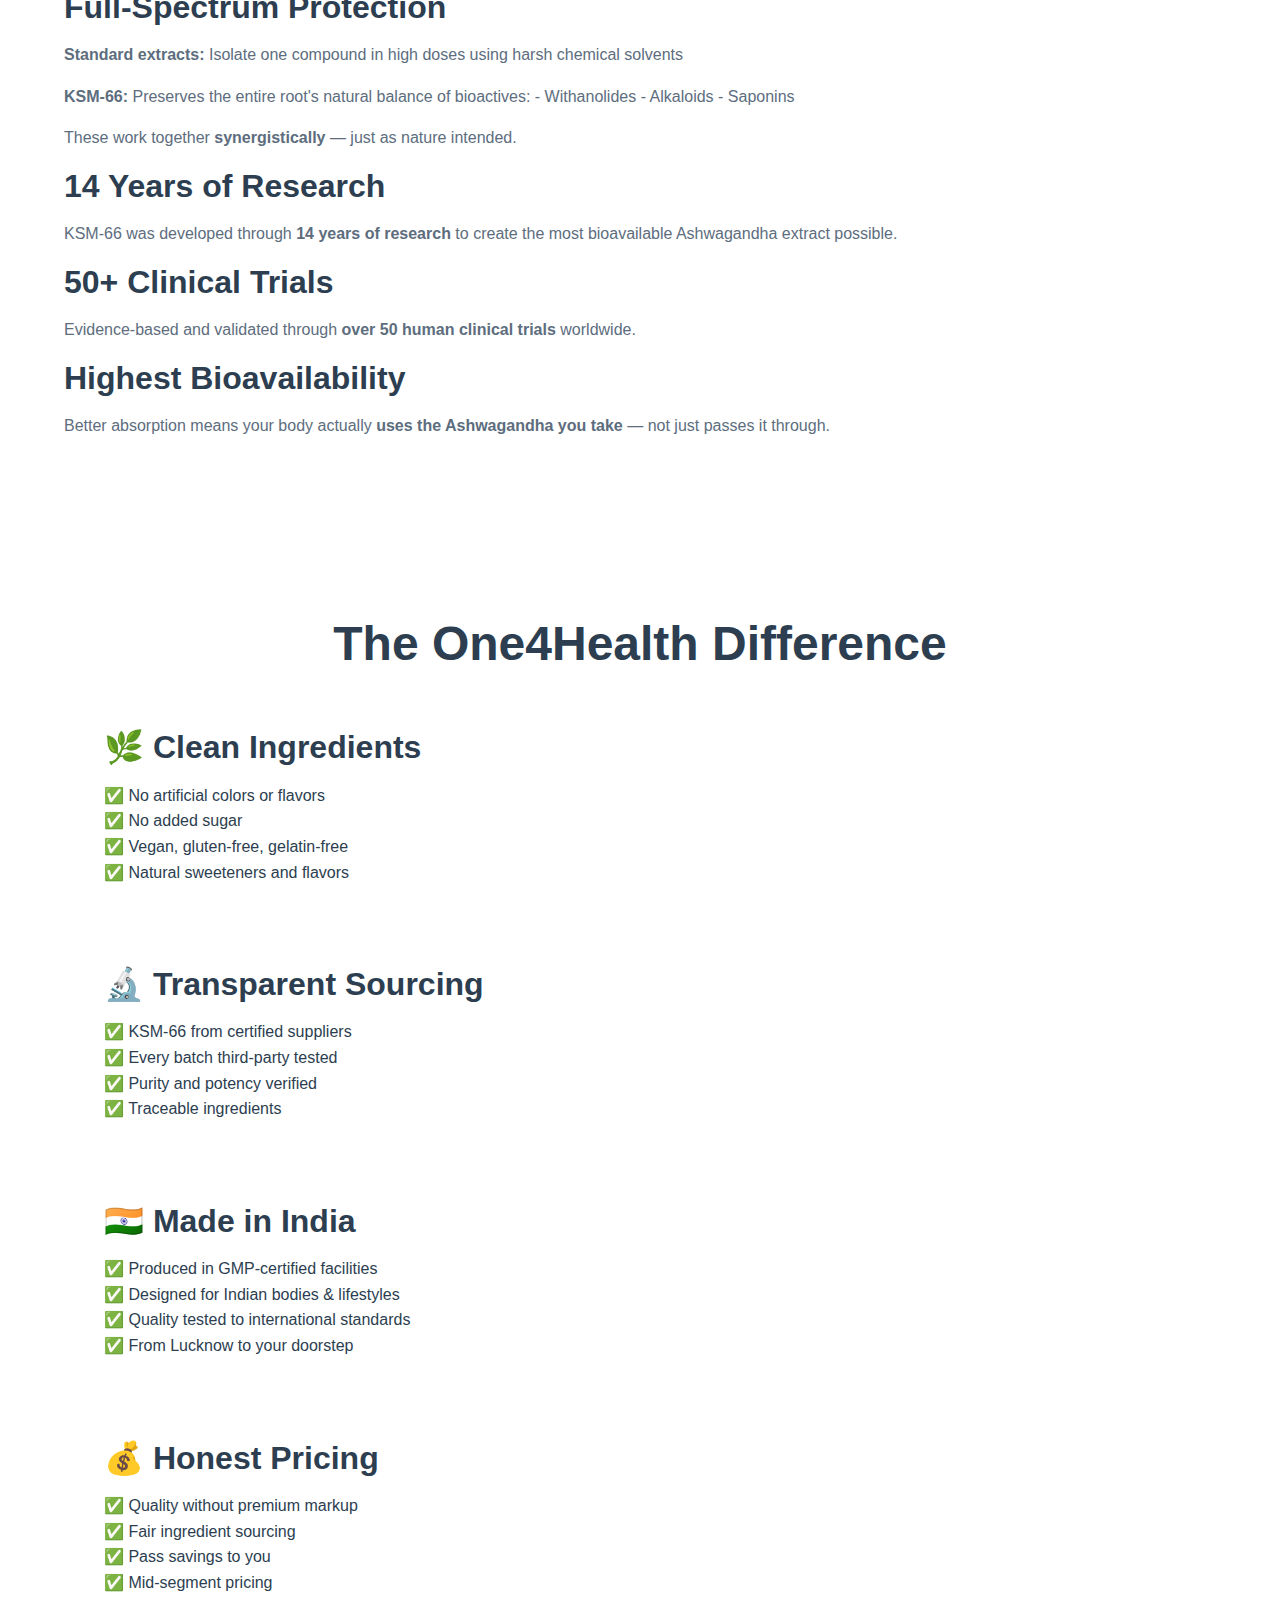
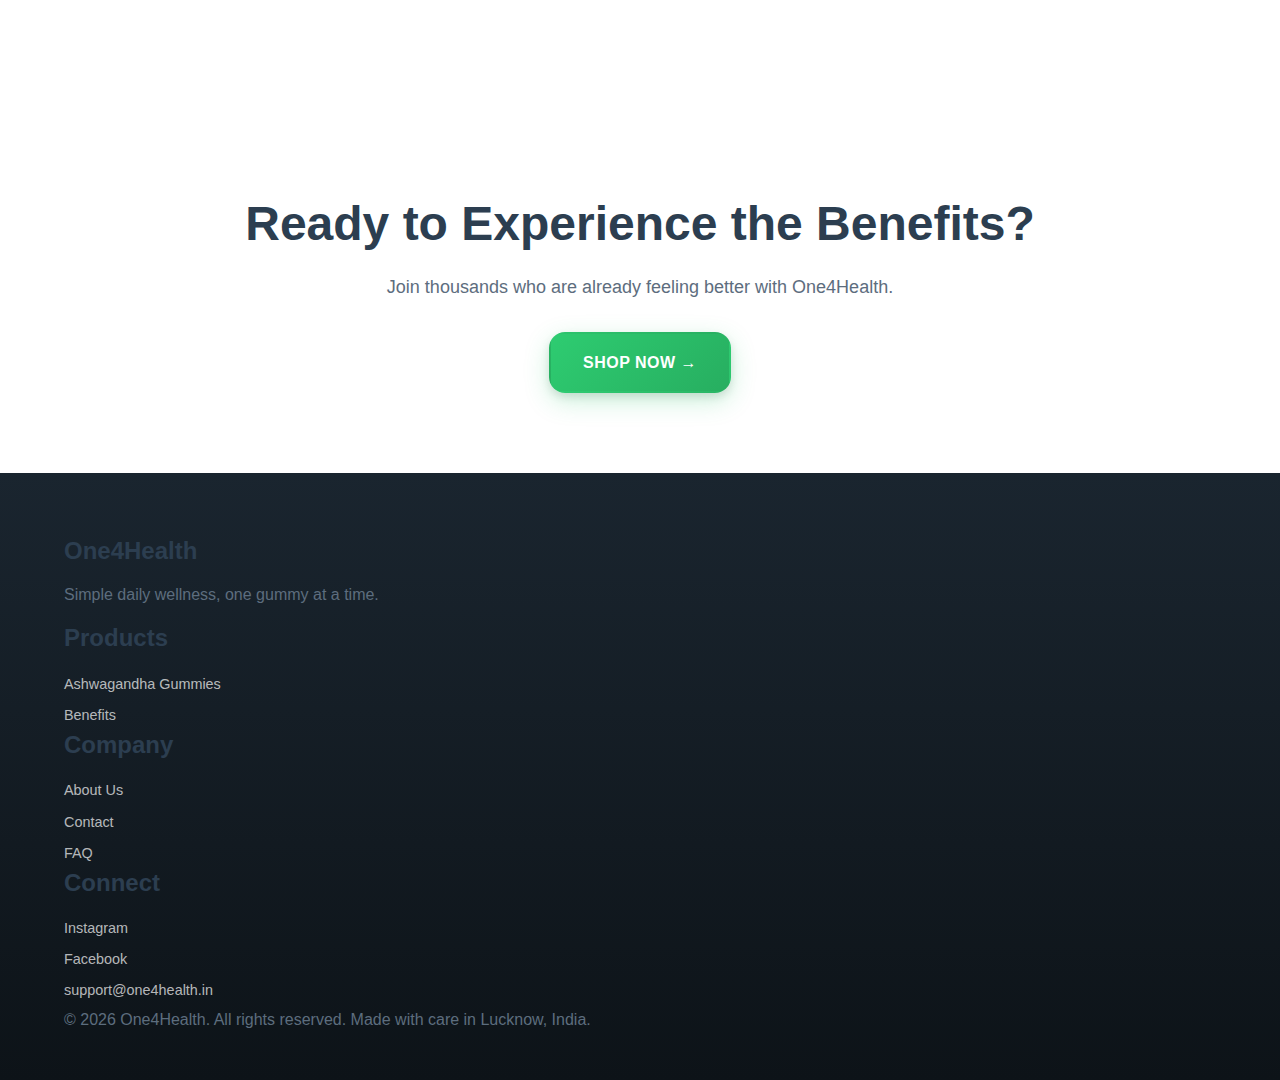
<file: benefits.html>
<!DOCTYPE html>
<html lang="en">
<head>
    <meta charset="UTF-8">
    <meta name="viewport" content="width=device-width, initial-scale=1.0">
    <meta name="description" content="Benefits of One4Health Ashwagandha KSM-66 Gummies: Stress Relief, Energy, Better Sleep, Immune Support. Clinically studied with 50+ trials.">
    <title>Benefits | One4Health Ashwagandha</title>
    <link rel="stylesheet" href="styles.css">
    <link href="https://fonts.googleapis.com/css2?family=Inter:wght@400;500;600;700;800&display=swap" rel="stylesheet">
</head>
<body>
    <!-- Navigation -->
    <nav class="navbar">
        <div class="container">
            <div class="nav-wrapper">
                <a href="index.html" class="logo">
                    <span class="logo-text">One4Health</span>
                </a>
                <div class="nav-menu" id="navMenu">
                    <a href="index.html" class="nav-link">Home</a>
                    <a href="product.html" class="nav-link">Product</a>
                    <a href="benefits.html" class="nav-link active">Benefits</a>
                    <a href="about.html" class="nav-link">About</a>
                    <a href="faq.html" class="nav-link">FAQ</a>
                    <a href="contact.html" class="nav-link">Contact</a>
                </div>
                <button class="mobile-menu-btn" id="mobileMenuBtn">
                    <span></span>
                    <span></span>
                    <span></span>
                </button>
            </div>
        </div>
    </nav>

    <!-- Header -->
    <section class="section-light text-center">
        <div class="container">
            <h1 class="section-title">Benefits of Ashwagandha KSM-66</h1>
            <p class="section-subtitle">Clinically Studied. Proven Results.</p>
        </div>
    </section>

    <!-- Stress Relief -->
    <section class="section-white">
        <div class="container">
            <div class="benefit-detail">
                <h2>😌 Stress Relief</h2>
                <p>Modern life is stressful. Work deadlines, family responsibilities, daily commutes — your nervous system is constantly on alert.</p>
                <p><strong>Ashwagandha is an adaptogen</strong> — a natural compound that helps your body manage stress hormones.</p>
                
                <h3>Scientific Evidence</h3>
                <p>Multiple clinical studies show KSM-66 Ashwagandha can:</p>
                
                <table class="evidence-table">
                    <tr>
                        <th>Benefit</th>
                        <th>Evidence</th>
                    </tr>
                    <tr>
                        <td>✅ Reduce perceived stress</td>
                        <td>Up to 44% reduction (Clinical trials)</td>
                    </tr>
                    <tr>
                        <td>✅ Lower cortisol levels</td>
                        <td>The stress hormone (Measured in studies)</td>
                    </tr>
                    <tr>
                        <td>✅ Improve mood & reduce anxiety</td>
                        <td>Participant reports</td>
                    </tr>
                    <tr>
                        <td>✅ Calm nervous tension</td>
                        <td>Without drowsiness (Research findings)</td>
                    </tr>
                </table>
                
                <h3>What You Feel</h3>
                <ul class="ingredient-list">
                    <li>Less overwhelmed by daily challenges</li>
                    <li>More composed in stressful situations</li>
                    <li>Better able to handle work pressures</li>
                    <li>Improved mental clarity under stress</li>
                </ul>
            </div>
        </div>
    </section>

    <!-- Natural Energy -->
    <section class="section-light">
        <div class="container">
            <div class="benefit-detail">
                <h2>⚡ Natural Energy (Not Jitters)</h2>
                <p>Tired of afternoon slumps and caffeine crashes? Ashwagandha supports steady, sustained energy by helping your body adapt to fatigue.</p>
                
                <h3>Scientific Evidence</h3>
                <p>Research shows KSM-66 helps:</p>
                
                <table class="evidence-table">
                    <tr>
                        <th>Benefit</th>
                        <th>Evidence</th>
                    </tr>
                    <tr>
                        <td>✅ Reduce fatigue</td>
                        <td>Up to 28% (Clinical studies)</td>
                    </tr>
                    <tr>
                        <td>✅ Improve stamina & endurance</td>
                        <td>Measured in trials</td>
                    </tr>
                    <tr>
                        <td>✅ Support healthy energy metabolism</td>
                        <td>Biological research</td>
                    </tr>
                    <tr>
                        <td>✅ Work without jittery effects</td>
                        <td>Participant feedback</td>
                    </tr>
                </table>
                
                <h3>What You Feel</h3>
                <ul class="ingredient-list">
                    <li>Consistent energy throughout the day</li>
                    <li>No afternoon energy crashes</li>
                    <li>Better focus and concentration</li>
                    <li>Increased motivation and drive</li>
                </ul>
            </div>
        </div>
    </section>

    <!-- Better Sleep -->
    <section class="section-white">
        <div class="container">
            <div class="benefit-detail">
                <h2>😴 Better Sleep Quality</h2>
                <p>Poor sleep affects everything: mood, productivity, immunity, and long-term health.</p>
                <p>Ashwagandha supports healthy sleep cycles <strong>without sedation</strong>.</p>
                
                <h3>Scientific Evidence</h3>
                <p>Clinical studies demonstrate:</p>
                
                <table class="evidence-table">
                    <tr>
                        <th>Benefit</th>
                        <th>Evidence</th>
                    </tr>
                    <tr>
                        <td>✅ Improve sleep quality</td>
                        <td>Up to 72% improvement (Sleep studies)</td>
                    </tr>
                    <tr>
                        <td>✅ Reduce sleep onset time</td>
                        <td>Fall asleep faster (Measured)</td>
                    </tr>
                    <tr>
                        <td>✅ Increase total sleep duration</td>
                        <td>Participant findings</td>
                    </tr>
                    <tr>
                        <td>✅ Better sleep architecture</td>
                        <td>More deep sleep (Sleep analysis)</td>
                    </tr>
                </table>
                
                <h3>What You Feel</h3>
                <ul class="ingredient-list">
                    <li>Fall asleep easier at night</li>
                    <li>Wake up feeling refreshed</li>
                    <li>Fewer nighttime awakenings</li>
                    <li>Better overall sleep satisfaction</li>
                </ul>
            </div>
        </div>
    </section>

    <!-- Additional Benefits -->
    <section class="section-green">
        <div class="container">
            <h2 class="section-title text-center" style="color: var(--white);">Additional Benefits</h2>
            
            <div class="grid-3">
                <div class="benefit-card" style="background: rgba(255,255,255,0.1); color: var(--white);">
                    <h3 style="color: var(--gold);">🛡️ Immune Support</h3>
                    <p>Ashwagandha enhances immune function by supporting healthy white blood cell activity and modulating immune responses.</p>
                </div>
                
                <div class="benefit-card" style="background: rgba(255,255,255,0.1); color: var(--white);">
                    <h3 style="color: var(--gold);">💪 Muscle Recovery</h3>
                    <p>Studies show Ashwagandha may improve muscle strength and recovery after exercise, making it popular with fitness enthusiasts.</p>
                </div>
                
                <div class="benefit-card" style="background: rgba(255,255,255,0.1); color: var(--white);">
                    <h3 style="color: var(--gold);">🧠 Brain Function</h3>
                    <p>Compounds in Ashwagandha support cognitive function including memory, focus, and mental clarity.</p>
                </div>
            </div>
        </div>
    </section>

    <!-- Why KSM-66 -->
    <section class="section-white">
        <div class="container">
            <div class="about-story">
                <h2>Why KSM-66?</h2>
                <p>Most competitors use standard Ashwagandha extracts. <strong>KSM-66 is different.</strong></p>
                
                <h3>Full-Spectrum Protection</h3>
                <p><strong>Standard extracts:</strong> Isolate one compound in high doses using harsh chemical solvents</p>
                <p><strong>KSM-66:</strong> Preserves the entire root's natural balance of bioactives:
                - Withanolides
                - Alkaloids  
                - Saponins</p>
                <p>These work together <strong>synergistically</strong> — just as nature intended.</p>
                
                <h3>14 Years of Research</h3>
                <p>KSM-66 was developed through <strong>14 years of research</strong> to create the most bioavailable Ashwagandha extract possible.</p>
                
                <h3>50+ Clinical Trials</h3>
                <p>Evidence-based and validated through <strong>over 50 human clinical trials</strong> worldwide.</p>
                
                <h3>Highest Bioavailability</h3>
                <p>Better absorption means your body actually <strong>uses the Ashwagandha you take</strong> — not just passes it through.</p>
            </div>
        </div>
    </section>

    <!-- The One4Health Difference -->
    <section class="section-light">
        <div class="container">
            <h2 class="section-title text-center">The One4Health Difference</h2>
            
            <div class="grid-2">
                <div class="value-card" style="background: var(--white); padding: 40px; border-radius: 12px;">
                    <h3>🌿 Clean Ingredients</h3>
                    <ul class="ingredient-list">
                        <li>✅ No artificial colors or flavors</li>
                        <li>✅ No added sugar</li>
                        <li>✅ Vegan, gluten-free, gelatin-free</li>
                        <li>✅ Natural sweeteners and flavors</li>
                    </ul>
                </div>
                
                <div class="value-card" style="background: var(--white); padding: 40px; border-radius: 12px;">
                    <h3>🔬 Transparent Sourcing</h3>
                    <ul class="ingredient-list">
                        <li>✅ KSM-66 from certified suppliers</li>
                        <li>✅ Every batch third-party tested</li>
                        <li>✅ Purity and potency verified</li>
                        <li>✅ Traceable ingredients</li>
                    </ul>
                </div>
                
                <div class="value-card" style="background: var(--white); padding: 40px; border-radius: 12px;">
                    <h3>🇮🇳 Made in India</h3>
                    <ul class="ingredient-list">
                        <li>✅ Produced in GMP-certified facilities</li>
                        <li>✅ Designed for Indian bodies & lifestyles</li>
                        <li>✅ Quality tested to international standards</li>
                        <li>✅ From Lucknow to your doorstep</li>
                    </ul>
                </div>
                
                <div class="value-card" style="background: var(--white); padding: 40px; border-radius: 12px;">
                    <h3>💰 Honest Pricing</h3>
                    <ul class="ingredient-list">
                        <li>✅ Quality without premium markup</li>
                        <li>✅ Fair ingredient sourcing</li>
                        <li>✅ Pass savings to you</li>
                        <li>✅ Mid-segment pricing</li>
                    </ul>
                </div>
            </div>
        </div>
    </section>

    <!-- Shop Now CTA -->
    <section class="section-green text-center">
        <div class="container">
            <h2 style="color: var(--white); margin-bottom: 20px;">Ready to Experience the Benefits?</h2>
            <p style="margin-bottom: 30px; font-size: 18px;">Join thousands who are already feeling better with One4Health.</p>
            <a href="product.html" class="btn btn-primary btn-large">Shop Now →</a>
        </div>
    </section>

    <!-- Footer -->
    <footer class="footer">
        <div class="container">
            <div class="grid-4">
                <div>
                    <h4>One4Health</h4>
                    <p>Simple daily wellness, one gummy at a time.</p>
                </div>
                <div>
                    <h4>Products</h4>
                    <ul class="footer-links">
                        <li><a href="product.html">Ashwagandha Gummies</a></li>
                        <li><a href="benefits.html">Benefits</a></li>
                    </ul>
                </div>
                <div>
                    <h4>Company</h4>
                    <ul class="footer-links">
                        <li><a href="about.html">About Us</a></li>
                        <li><a href="contact.html">Contact</a></li>
                        <li><a href="faq.html">FAQ</a></li>
                    </ul>
                </div>
                <div>
                    <h4>Connect</h4>
                    <ul class="footer-links">
                        <li><a href="https://instagram.com/one4health" target="_blank">Instagram</a></li>
                        <li><a href="https://facebook.com/one4health" target="_blank">Facebook</a></li>
                        <li><a href="mailto:support@one4health.in">support@one4health.in</a></li>
                    </ul>
                </div>
            </div>
            <div class="footer-bottom">
                <p>&copy; 2026 One4Health. All rights reserved. Made with care in Lucknow, India.</p>
            </div>
        </div>
    </footer>

    <script>
        // Mobile menu toggle
        const mobileMenuBtn = document.getElementById('mobileMenuBtn');
        const navMenu = document.getElementById('navMenu');
        
        mobileMenuBtn.addEventListener('click', function() {
            navMenu.classList.toggle('active');
            this.classList.toggle('active');
        });
    </script>
</body>
</html>
</file>
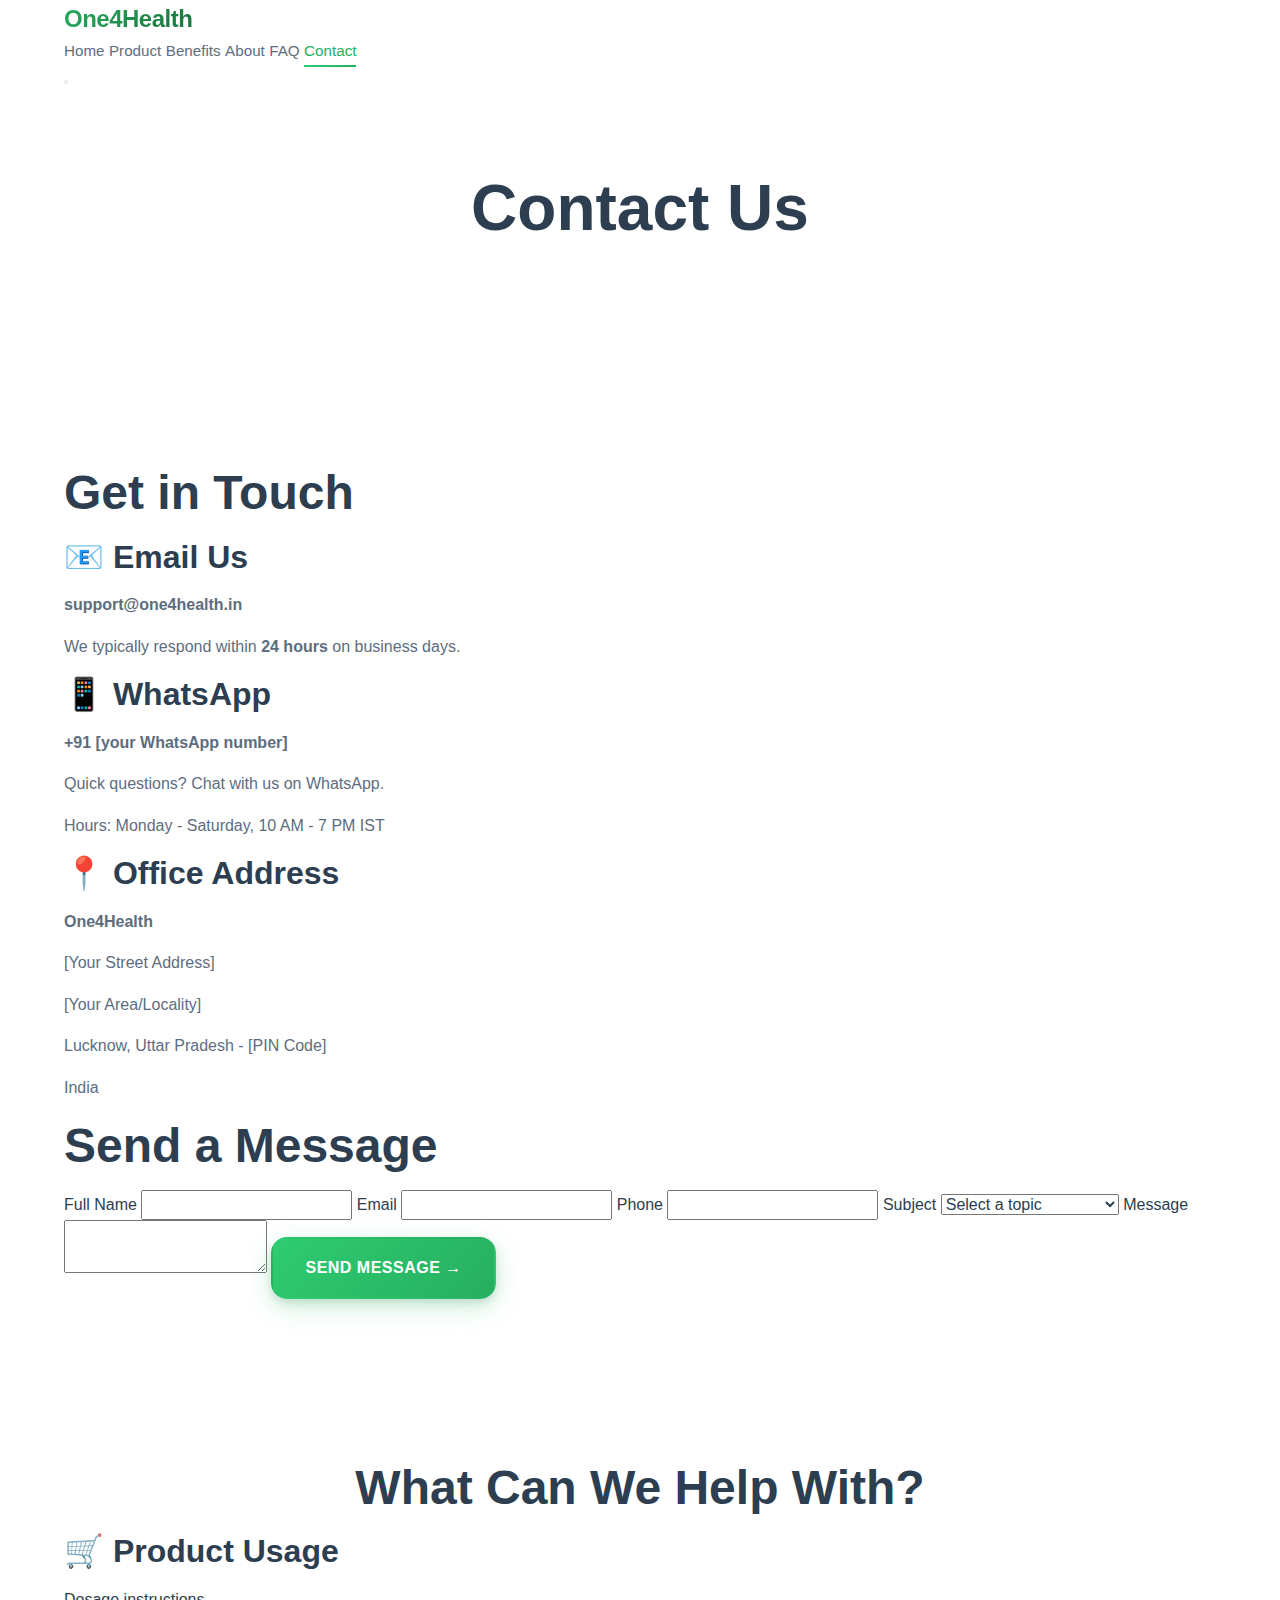
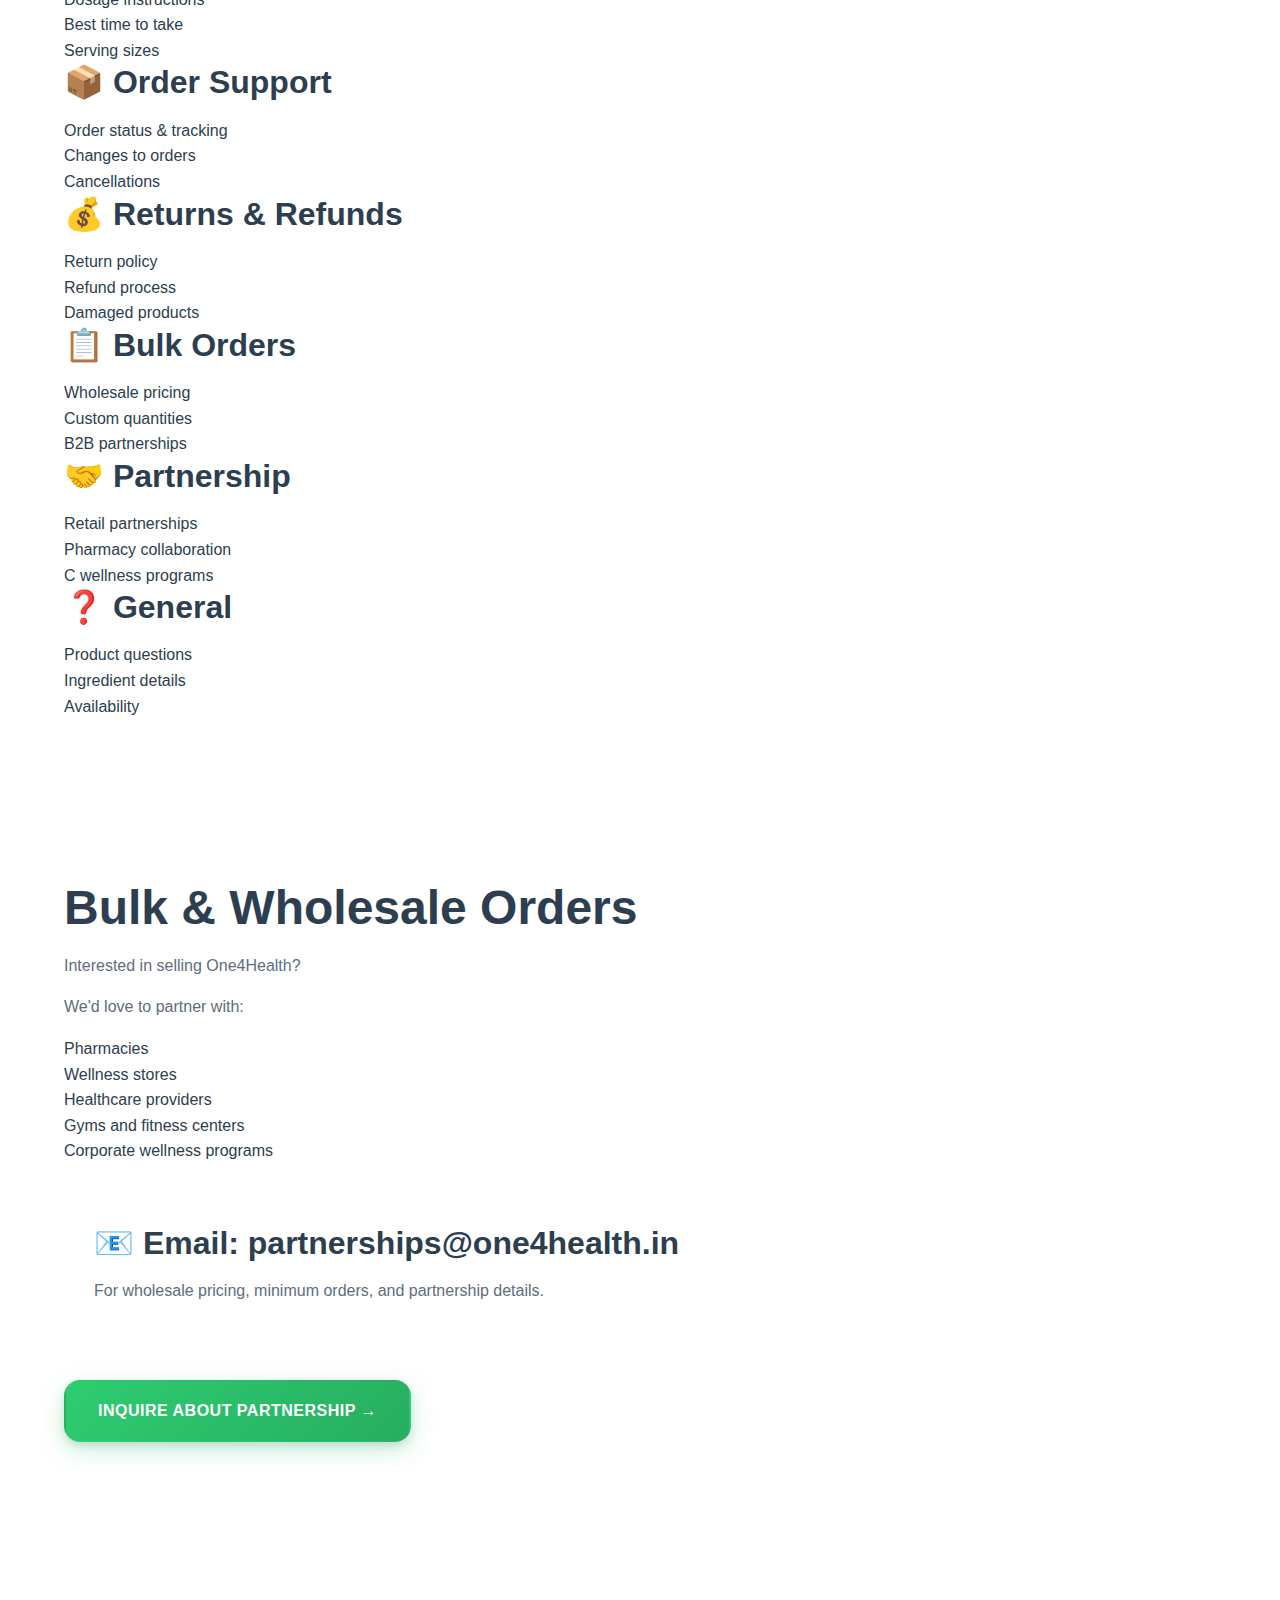
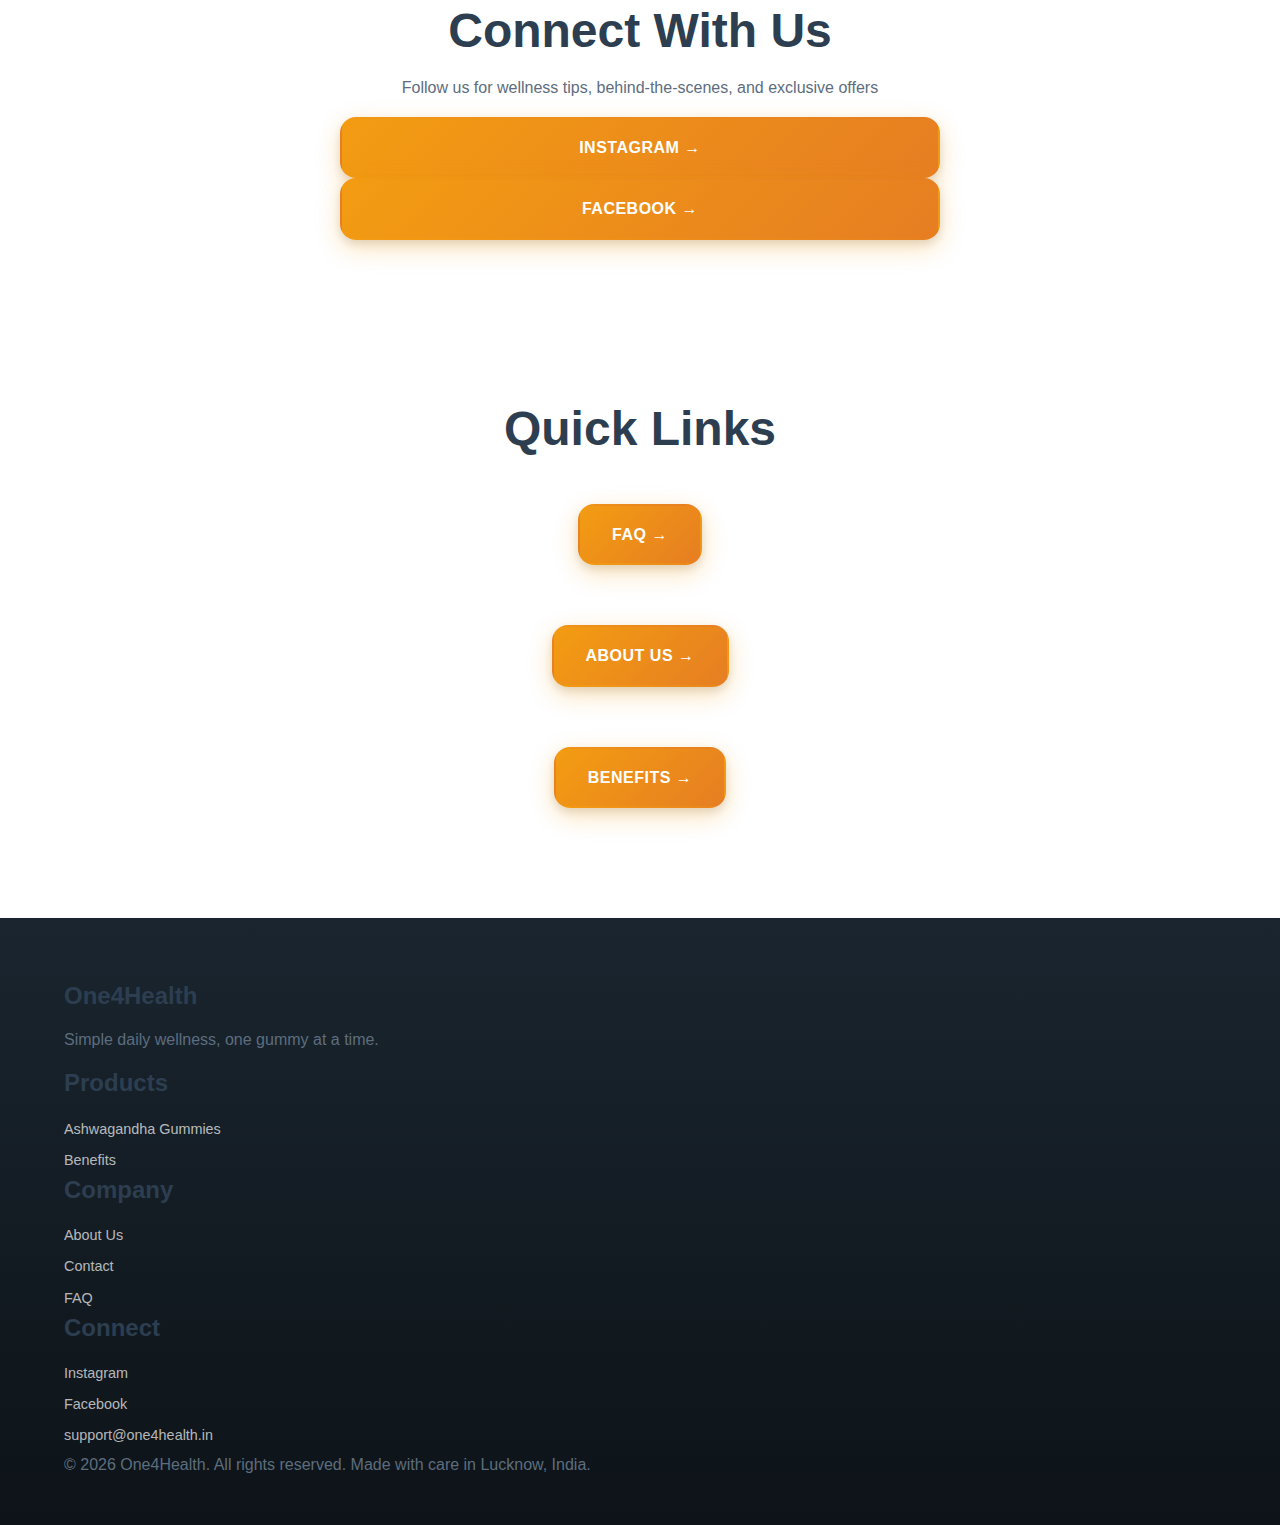
<file: contact.html>
<!DOCTYPE html>
<html lang="en">
<head>
    <meta charset="UTF-8">
    <meta name="viewport" content="width=device-width, initial-scale=1.0">
    <meta name="description" content="Contact One4Health - Get in touch for questions, support, orders, or wholesale inquiries. We're here to help.">
    <title>Contact One4Health | Support & Inquiries</title>
    <link rel="stylesheet" href="styles.css">
    <link href="https://fonts.googleapis.com/css2?family=Inter:wght@400;500;600;700;800&display=swap" rel="stylesheet">
</head>
<body>
    <!-- Navigation -->
    <nav class="navbar">
        <div class="container">
            <div class="nav-wrapper">
                <a href="index.html" class="logo">
                    <span class="logo-text">One4Health</span>
                </a>
                <div class="nav-menu" id="navMenu">
                    <a href="index.html" class="nav-link">Home</a>
                    <a href="product.html" class="nav-link">Product</a>
                    <a href="benefits.html" class="nav-link">Benefits</a>
                    <a href="about.html" class="nav-link">About</a>
                    <a href="faq.html" class="nav-link">FAQ</a>
                    <a href="contact.html" class="nav-link active">Contact</a>
                </div>
                <button class="mobile-menu-btn" id="mobileMenuBtn">
                    <span></span>
                    <span></span>
                    <span></span>
                </button>
            </div>
        </div>
    </nav>

    <!-- Header -->
    <section class="section-green text-center">
        <div class="container">
            <h1 class="section-title" style="color: var(--white);">Contact Us</h1>
            <p class="section-subtitle" style="color: rgba(255,255,255,0.9);">Questions? We'd Love to Hear From You</p>
        </div>
    </section>

    <!-- Contact Info -->
    <section class="section-white">
        <div class="container">
            <div class="contact-grid">
                <div>
                    <h2 class="section-title">Get in Touch</h2>
                    
                    <div class="contact-item">
                        <h3>📧 Email Us</h3>
                        <p><strong>support@one4health.in</strong></p>
                        <p>We typically respond within <strong>24 hours</strong> on business days.</p>
                    </div>
                    
                    <div class="contact-item">
                        <h3>📱 WhatsApp</h3>
                        <p><strong>+91 [your WhatsApp number]</strong></p>
                        <p>Quick questions? Chat with us on WhatsApp.</p>
                        <p>Hours: Monday - Saturday, 10 AM - 7 PM IST</p>
                    </div>
                    
                    <div class="contact-item">
                        <h3>📍 Office Address</h3>
                        <p><strong>One4Health</strong></p>
                        <p>[Your Street Address]</p>
                        <p>[Your Area/Locality]</p>
                        <p>Lucknow, Uttar Pradesh - [PIN Code]</p>
                        <p>India</p>
                    </div>
                </div>
                
                <div>
                    <h2 class="section-title">Send a Message</h2>
                    <form class="contact-form" id="contactForm">
                        <label>Full Name</label>
                        <input type="text" id="contactName" required>
                        
                        <label>Email</label>
                        <input type="email" id="contactEmail" required>
                        
                        <label>Phone</label>
                        <input type="tel" id="contactPhone">
                        
                        <label>Subject</label>
                        <select id="contactSubject" required>
                            <option value="">Select a topic</option>
                            <option value="general">General Inquiry</option>
                            <option value="order">Order Status</option>
                            <option value="product">Product Information</option>
                            <option value="wholesale">Wholesale/Bulk Order</option>
                            <option value="other">Other</option>
                        </select>
                        
                        <label>Message</label>
                        <textarea id="contactMessage" required></textarea>
                        
                        <button type="submit" class="btn btn-primary">Send Message →</button>
                    </form>
                </div>
            </div>
        </div>
    </section>

    <!-- Support Topics -->
    <section class="section-light">
        <div class="container">
            <h2 class="section-title text-center">What Can We Help With?</h2>
            
            <div class="grid-3">
                <div class="benefit-card">
                    <h3>🛒 Product Usage</h3>
                    <ul class="ingredient-list">
                        <li>Dosage instructions</li>
                        <li>Best time to take</li>
                        <li>Serving sizes</li>
                    </ul>
                </div>
                
                <div class="benefit-card">
                    <h3>📦 Order Support</h3>
                    <ul class="ingredient-list">
                        <li>Order status & tracking</li>
                        <li>Changes to orders</li>
                        <li>Cancellations</li>
                    </ul>
                </div>
                
                <div class="benefit-card">
                    <h3>💰 Returns & Refunds</h3>
                    <ul class="ingredient-list">
                        <li>Return policy</li>
                        <li>Refund process</li>
                        <li>Damaged products</li>
                    </ul>
                </div>
                
                <div class="benefit-card">
                    <h3>📋 Bulk Orders</h3>
                    <ul class="ingredient-list">
                        <li>Wholesale pricing</li>
                        <li>Custom quantities</li>
                        <li>B2B partnerships</li>
                    </ul>
                </div>
                
                <div class="benefit-card">
                    <h3>🤝 Partnership</h3>
                    <ul class="ingredient-list">
                        <li>Retail partnerships</li>
                        <li>Pharmacy collaboration</li>
                        <li>C wellness programs</li>
                    </ul>
                </div>
                
                <div class="benefit-card">
                    <h3>❓ General</h3>
                    <ul class="ingredient-list">
                        <li>Product questions</li>
                        <li>Ingredient details</li>
                        <li>Availability</li>
                    </ul>
                </div>
            </div>
        </div>
    </section>

    <!-- Wholesale & Partnership -->
    <section class="section-green">
        <div class="container">
            <div class="about-story" style="color: var(--white);">
                <h2 style="color: var(--gold);">Bulk & Wholesale Orders</h2>
                <p>Interested in selling One4Health?</p>
                
                <p>We'd love to partner with:</p>
                <ul class="ingredient-list">
                    <li>Pharmacies</li>
                    <li>Wellness stores</li>
                    <li>Healthcare providers</li>
                    <li>Gyms and fitness centers</li>
                    <li>Corporate wellness programs</li>
                </ul>
                
                <div style="background: rgba(255,255,255,0.1); padding: 30px; border-radius: 12px; margin: 30px 0;">
                    <h3 style="color: var(--gold);">📧 Email: partnerships@one4health.in</h3>
                    <p>For wholesale pricing, minimum orders, and partnership details.</p>
                </div>
                
                <div style="margin-top: 30px;">
                    <a href="mailto:partnerships@one4health.in" class="btn btn-primary btn-large">Inquire About Partnership →</a>
                </div>
            </div>
        </div>
    </section>

    <!-- Social Media -->
    <section class="section-white text-center">
        <div class="container">
            <h2 class="section-title">Connect With Us</h2>
            <p class="section-subtitle">Follow us for wellness tips, behind-the-scenes, and exclusive offers</p>
            
            <div class="grid-2" style="max-width: 600px; margin: 0 auto;">
                <a href="https://instagram.com/one4health" target="_blank" class="btn btn-secondary"
                   style="display: block; text-align: center;">Instagram →</a>
                <a href="https://facebook.com/one4health" target="_blank" class="btn btn-secondary"
                   style="display: block; text-align: center;">Facebook →</a>
            </div>
        </div>
    </section>

    <!-- Quick Links -->
    <section class="section-light">
        <div class="container">
            <h2 class="section-title text-center">Quick Links</h2>
            
            <div class="grid-3">
                <div style="background: var(--white); padding: 30px; border-radius: 12px; text-align: center;">
                    <a href="faq.html" class="btn btn-secondary">FAQ →</a>
                </div>
                <div style="background: var(--white); padding: 30px; border-radius: 12px; text-align: center;">
                    <a href="about.html" class="btn btn-secondary">About Us →</a>
                </div>
                <div style="background: var(--white); padding: 30px; border-radius: 12px; text-align: center;">
                    <a href="benefits.html" class="btn btn-secondary">Benefits →</a>
                </div>
            </div>
        </div>
    </section>

    <!-- Footer -->
    <footer class="footer">
        <div class="container">
            <div class="grid-4">
                <div>
                    <h4>One4Health</h4>
                    <p>Simple daily wellness, one gummy at a time.</p>
                </div>
                <div>
                    <h4>Products</h4>
                    <ul class="footer-links">
                        <li><a href="product.html">Ashwagandha Gummies</a></li>
                        <li><a href="benefits.html">Benefits</a></li>
                    </ul>
                </div>
                <div>
                    <h4>Company</h4>
                    <ul class="footer-links">
                        <li><a href="about.html">About Us</a></li>
                        <li><a href="contact.html">Contact</a></li>
                        <li><a href="faq.html">FAQ</a></li>
                    </ul>
                </div>
                <div>
                    <h4>Connect</h4>
                    <ul class="footer-links">
                        <li><a href="https://instagram.com/one4health" target="_blank">Instagram</a></li>
                        <li><a href="https://facebook.com/one4health" target="_blank">Facebook</a></li>
                        <li><a href="mailto:support@one4health.in">support@one4health.in</a></li>
                    </ul>
                </div>
            </div>
            <div class="footer-bottom">
                <p>&copy; 2026 One4Health. All rights reserved. Made with care in Lucknow, India.</p>
            </div>
        </div>
    </footer>

    <script>
        // Mobile menu toggle
        const mobileMenuBtn = document.getElementById('mobileMenuBtn');
        const navMenu = document.getElementById('navMenu');
        
        mobileMenuBtn.addEventListener('click', function() {
            navMenu.classList.toggle('active');
            this.classList.toggle('active');
        });

        // Contact form submission
        document.getElementById('contactForm').addEventListener('submit', function(e) {
            e.preventDefault();
            
            const formData = {
                name: document.getElementById('contactName').value,
                email: document.getElementById('contactEmail').value,
                phone: document.getElementById('contactPhone').value,
                subject: document.getElementById('contactSubject').value,
                message: document.getElementById('contactMessage').value
            };
            
            // In production, this would send to a server
            let message = 'Message Sent Successfully!\n\n';
            message += 'Name: ' + formData.name + '\n';
            message += 'Email: ' + formData.email + '\n';
            message += 'Phone: ' + formData.phone + '\n';
            message += 'Subject: ' + formData.subject + '\n';
            message += 'Message: ' + formData.message + '\n\n';
            message += 'We will get back to you within 24 hours.';
            
            alert(message);
            this.reset();
        });
    </script>
</body>
</html>
</file>
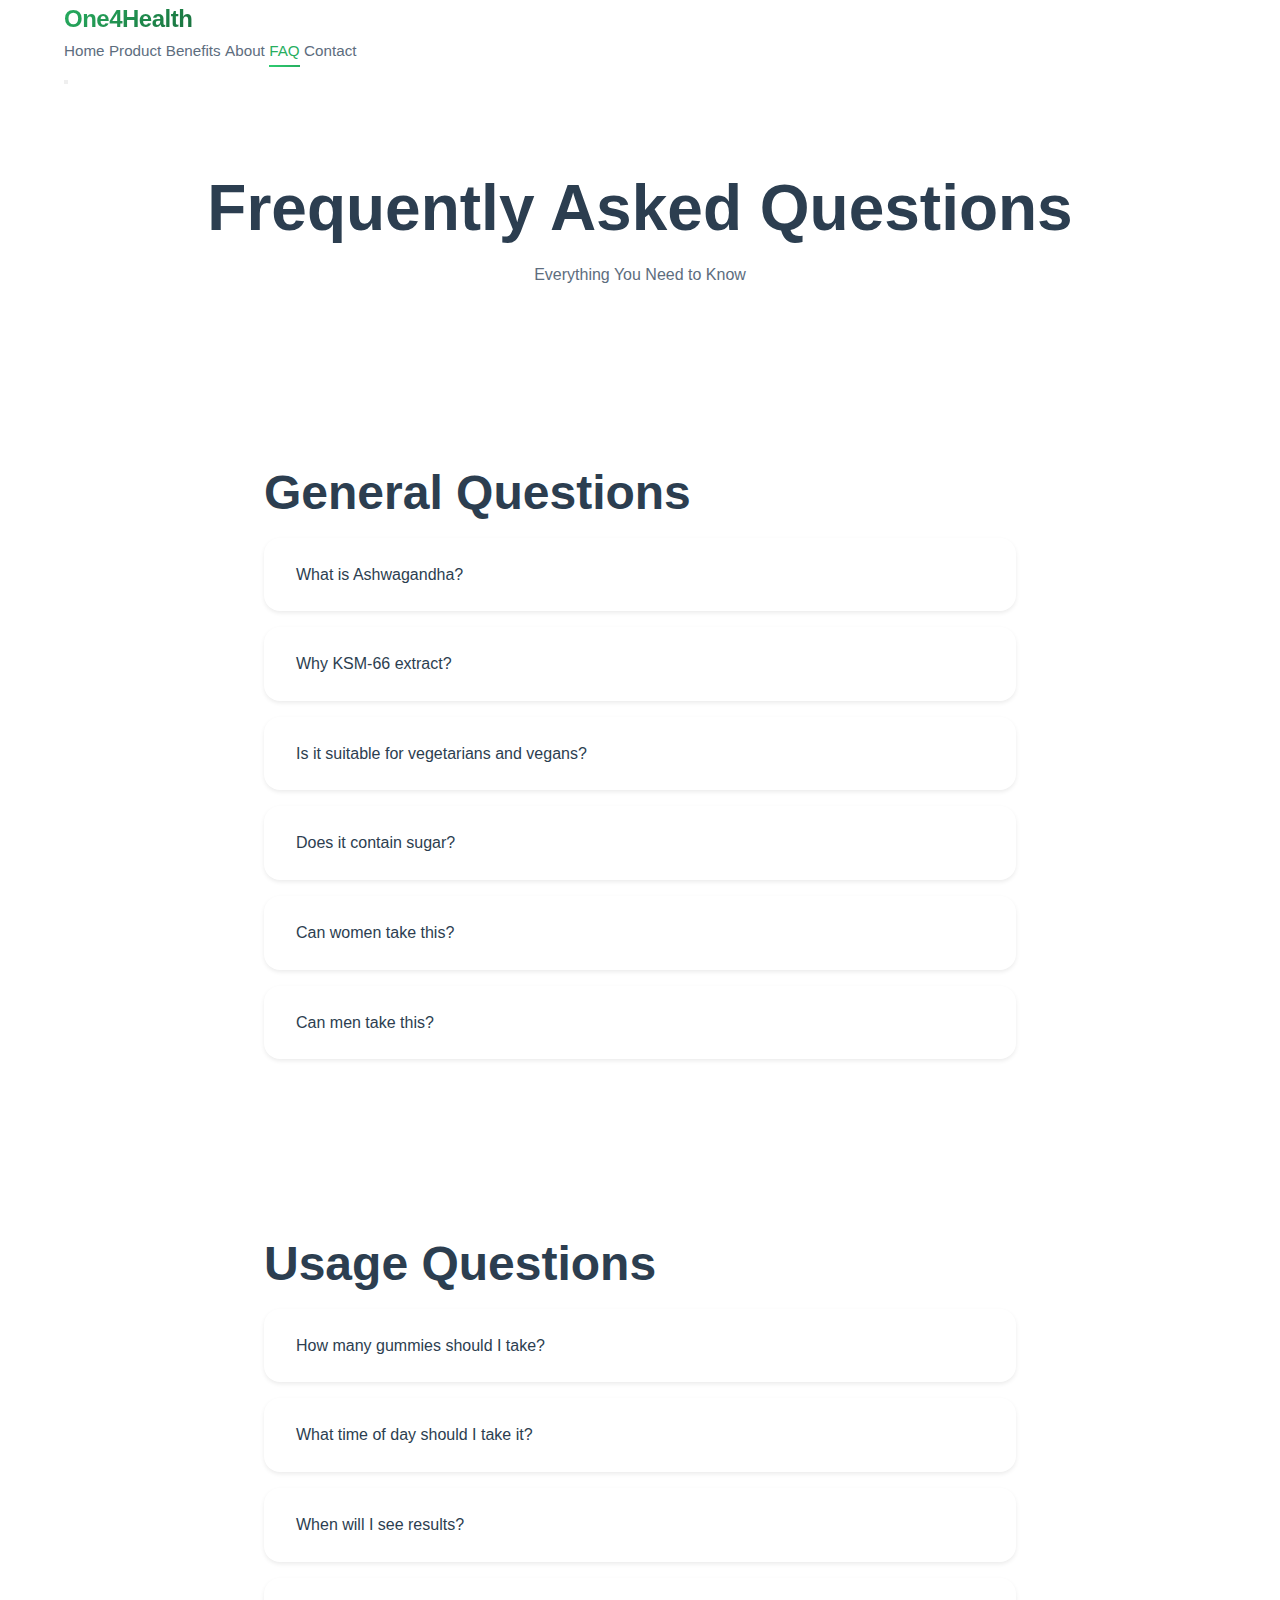
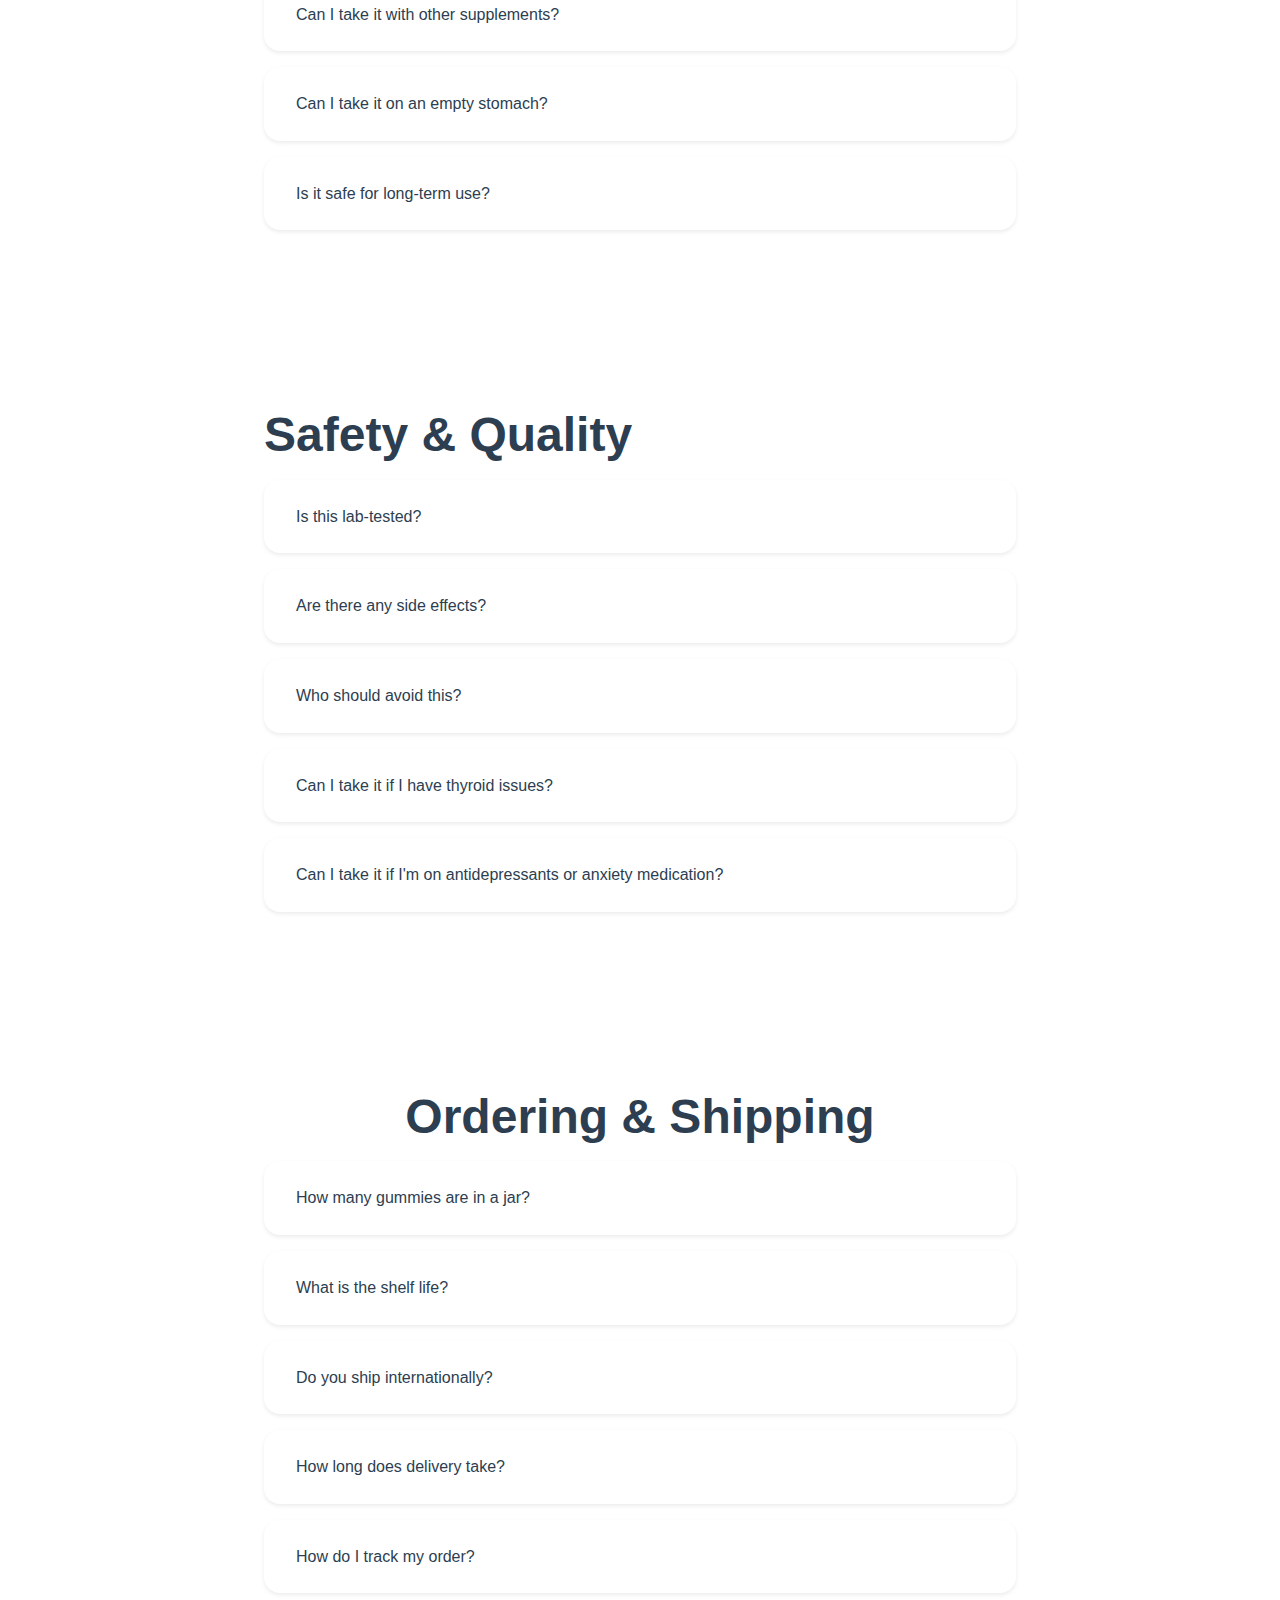
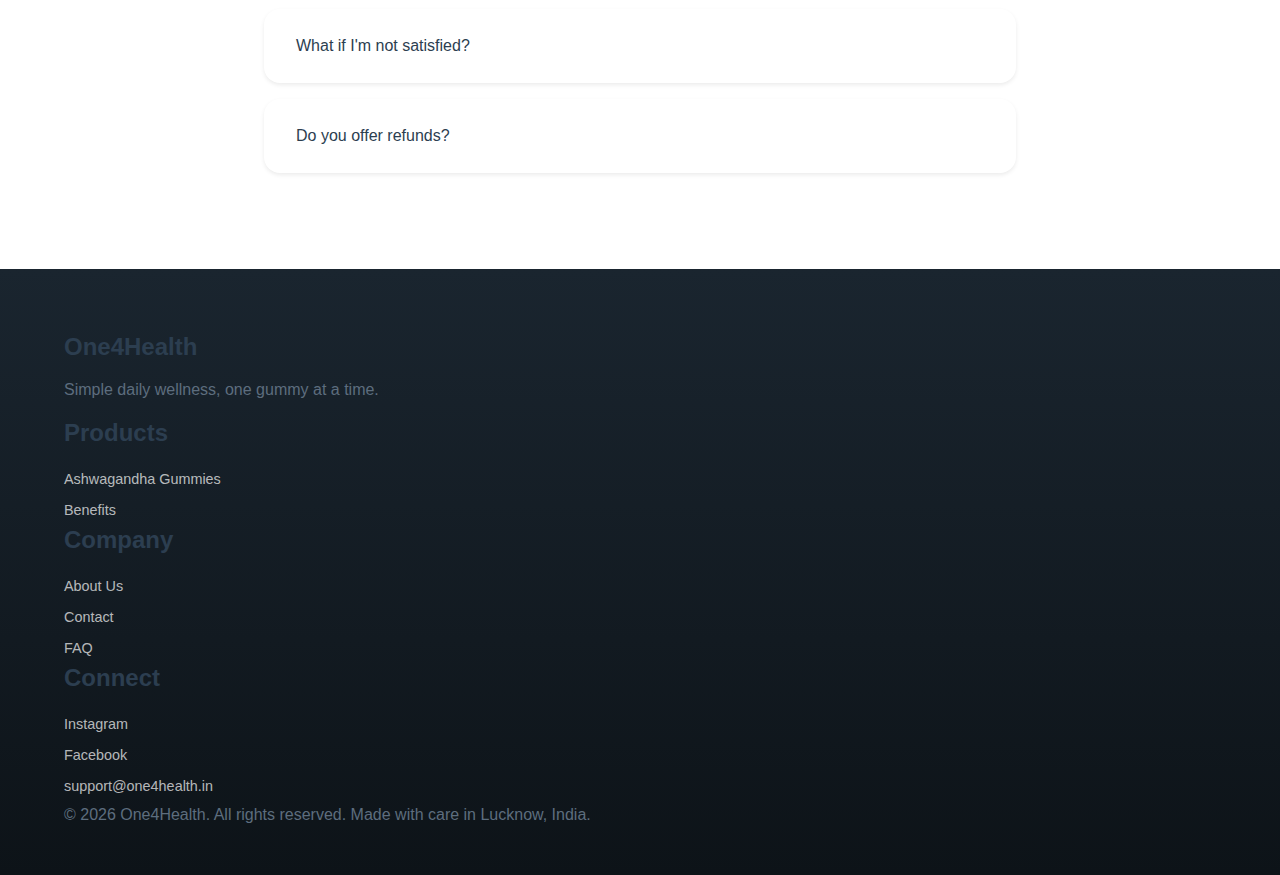
<file: faq.html>
<!DOCTYPE html>
<html lang="en">
<head>
    <meta charset="UTF-8">
    <meta name="viewport" content="width=device-width, initial-scale=1.0">
    <meta name="description" content="Frequently Asked Questions about One4Health Ashwagandha Gummies: Usage, safety, ordering, shipping, returns.">
    <title>FAQ | One4Health</title>
    <link rel="stylesheet" href="styles.css">
    <link href="https://fonts.googleapis.com/css2?family=Inter:wght@400;500;600;700;800&display=swap" rel="stylesheet">
</head>
<body>
    <!-- Navigation -->
    <nav class="navbar">
        <div class="container">
            <div class="nav-wrapper">
                <a href="index.html" class="logo">
                    <span class="logo-text">One4Health</span>
                </a>
                <div class="nav-menu" id="navMenu">
                    <a href="index.html" class="nav-link">Home</a>
                    <a href="product.html" class="nav-link">Product</a>
                    <a href="benefits.html" class="nav-link">Benefits</a>
                    <a href="about.html" class="nav-link">About</a>
                    <a href="faq.html" class="nav-link active">FAQ</a>
                    <a href="contact.html" class="nav-link">Contact</a>
                </div>
                <button class="mobile-menu-btn" id="mobileMenuBtn">
                    <span></span>
                    <span></span>
                    <span></span>
                </button>
            </div>
        </div>
    </nav>

    <!-- Header -->
    <section class="section-light text-center">
        <div class="container">
            <h1 class="section-title">Frequently Asked Questions</h1>
            <p class="section-subtitle">Everything You Need to Know</p>
        </div>
    </section>

    <!-- General Questions -->
    <section class="section-white">
        <div class="container" style="max-width: 800px;">
            <h2 class="section-title">General Questions</h2>
            
            <div class="faq-item">
                <div class="faq-question">What is Ashwagandha?</div>
                <div class="faq-answer">
                    <p>Ashwagandha (Withania somnifera) is an ancient medicinal herb used in Ayurveda for thousands of years. It's a powerful <strong>adaptogen</strong> — a natural substance that helps your body manage stress, support energy levels, and promote healthy sleep cycles.</p>
                </div>
            </div>
            
            <div class="faq-item">
                <div class="faq-question">Why KSM-66 extract?</div>
                <div class="faq-answer">
                    <p>Most Ashwagandha supplements use generic extracts. <strong>KSM-66 is different.</strong></p>
                    <p>It's a full-spectrum extract produced over 14 years of research that preserves the whole root's natural bioactive balance. This means:</p>
                    <ul class="ingredient-list">
                        <li>Higher purity</li>
                        <li>Better absorption</li>
                        <li>Clinically proven results</li>
                    </ul>
                    <p>KSM-66 is the most studied Ashwagandha extract with over 50 clinical trials worldwide.</p>
                </div>
            </div>
            
            <div class="faq-item">
                <div class="faq-question">Is it suitable for vegetarians and vegans?</div>
                <div class="faq-answer">
                    <p><strong>Yes.</strong> Our gummies are <strong>100% plant-based</strong>.</p>
                    <ul class="ingredient-list">
                        <li>We use pectin instead of gelatin</li>
                        <li>Natural sweeteners instead of animal-derived ingredients</li>
                        <li>Never tested on animals</li>
                    </ul>
                </div>
            </div>
            
            <div class="faq-item">
                <div class="faq-question">Does it contain sugar?</div>
                <div class="faq-answer">
                    <p><strong>No added sugar.</strong> Our gummies are naturally sweetened with stevia and natural fruit flavors for a great taste without the sugar spike and crash.</p>
                </div>
            </div>
            
            <div class="faq-item">
                <div class="faq-question">Can women take this?</div>
                <div class="faq-answer">
                    <p><strong>Absolutely.</strong> Ashwagandha benefits women and men equally: stress management, hormonal balance support, energy, and sleep quality are universal needs.</p>
                </div>
            </div>
            
            <div class="faq-item">
                <div class="faq-question">Can men take this?</div>
                <div class="faq-answer">
                    <p><strong>Yes.</strong> Many men use Ashwagandha to support energy, stress relief, workout recovery, and overall vitality.</p>
                </div>
            </div>
        </div>
    </section>

    <!-- Usage Questions -->
    <section class="section-light">
        <div class="container" style="max-width: 800px;">
            <h2 class="section-title">Usage Questions</h2>
            
            <div class="faq-item">
                <div class="faq-question">How many gummies should I take?</div>
                <div class="faq-answer">
                    <p><strong>Start with 1 gummy daily</strong> to assess tolerance. Most people take 2 gummies per day for optimal benefits.</p>
                    <p><strong>Never exceed 2 gummies daily</strong> unless directed by a healthcare professional.</p>
                </div>
            </div>
            
            <div class="faq-item">
                <div class="faq-question">What time of day should I take it?</div>
                <div class="faq-answer">
                    <table class="specs-table">
                        <tr><td><strong>For energy and focus</strong></td><td>Take after breakfast, or 1 hour after waking</td></tr>
                        <tr><td><strong>For stress management</strong></td><td>Take in the afternoon or early evening</td></tr>
                        <tr><td><strong>For better sleep</strong></td><td>Take 2-3 hours before bedtime</td></tr>
                    </table>
                    <p>Take consistently at the same time daily for best results.</p>
                </div>
            </div>
            
            <div class="faq-item">
                <div class="faq-question">When will I see results?</div>
                <div class="faq-answer">
                    <table class="specs-table">
                        <tr><td><strong>Weeks 1-2</strong></td><td>Your body begins to adapt, mild effects</td></tr>
                        <tr><td><strong>Weeks 2-3</strong></td><td>Noticeable reduction in daily stress, better sleep</td></tr>
                        <tr><td><strong>Weeks 3-4</strong></td><td>Improved energy, clearer thinking</td></tr>
                        <tr><td><strong>Weeks 5-8</strong></td><td>Deeper sleep, consistent calm, full benefits</td></tr>
                        <tr><td><strong>Week 8+</strong></td><td>Sustained benefits with continued use</td></tr>
                    </table>
                    <p><em>Consistency is key. Most people feel significant improvements within 2-4 weeks.</em></p>
                </div>
            </div>
            
            <div class="faq-item">
                <div class="faq-question">Can I take it with other supplements?</div>
                <div class="faq-answer">
                    <p><strong>Yes.</strong> Ashwagandha is safe to combine with multivitamins and most supplements.</p>
                    <p>However, always consult your doctor if you're on prescription medication or have a medical condition.</p>
                </div>
            </div>
            
            <div class="faq-item">
                <div class="faq-question">Can I take it on an empty stomach?</div>
                <div class="faq-answer">
                    <p>It's best taken <strong>after a meal</strong> to avoid any mild digestive discomfort.</p>
                    <p>If you experience stomach upset, take with food.</p>
                </div>
            </div>
            
            <div class="faq-item">
                <div class="faq-question">Is it safe for long-term use?</div>
                <div class="faq-answer">
                    <p><strong>Yes.</strong> KSM-66 Ashwagandha has been extensively studied for long-term use with no known serious side effects at recommended dosages.</p>
                </div>
            </div>
        </div>
    </section>

    <!-- Safety & Quality -->
    <section class="section-white">
        <div class="container" style="max-width: 800px;">
            <h2 class="section-title">Safety & Quality</h2>
            
            <div class="faq-item">
                <div class="faq-question">Is this lab-tested?</div>
                <div class="faq-answer">
                    <p><strong>Yes.</strong> Every batch is third-party tested for:
                    <ul class="ingredient-list">
                        <li>Purity</li>
                        <li>Potency</li>
                        <li>Contaminants</li>
                    </ul>
                    <p>We follow strict <strong>GMP (Good Manufacturing Practice)</strong> standards.</p>
                </div>
            </div>
            
            <div class="faq-item">
                <div class="faq-question">Are there any side effects?</div>
                <div class="faq-answer">
                    <p>Ashwagandha is generally <strong>well-tolerated</strong>.</p>
                    <p>Some people may experience mild digestive discomfort when first starting. If this occurs, reduce to 1 gummy daily and increase gradually.</p>
                    <p><strong>Discontinue use and consult your doctor</strong> if you experience severe stomach upset, allergic reactions, dizziness, or severe headaches.</p>
                </div>
            </div>
            
            <div class="faq-item">
                <div class="faq-question">Who should avoid this?</div>
                <div class="faq-answer">
                    <p>Do not use if you're:</p>
                    <ul class="ingredient-list">
                        <li>❌ Pregnant or nursing</li>
                        <li>❌ Under 18 years old</li>
                        <li>❌ Have a known allergy to Ashwagandha or nightshade plants</li>
                    </ul>
                    <p><strong>Consult your doctor if you have:</strong> thyroid conditions, autoimmune disorders, or are on prescription medication.</p>
                </div>
            </div>
            
            <div class="faq-item">
                <div class="faq-question">Can I take it if I have thyroid issues?</div>
                <div class="faq-answer">
                    <p><strong>Consult your endocrinologist first.</strong> Ashwagandha can affect thyroid hormone levels and may interact with thyroid medication.</p>
                </div>
            </div>
            
            <div class="faq-item">
                <div class="faq-question">Can I take it if I'm on antidepressants or anxiety medication?</div>
                <div class="faq-answer">
                    <p><strong>Consult your doctor first.</strong> Ashwagandha may enhance the effects of some psychiatric medications.</p>
                </div>
            </div>
        </div>
    </section>

    <!-- Ordering & Shipping -->
    <section class="section-green">
        <div class="container" style="max-width: 800px;">
            <h2 class="section-title text-center" style="color: var(--white);">Ordering & Shipping</h2>
            
            <div class="faq-item">
                <div class="faq-question">How many gummies are in a jar?</div>
                <div class="faq-answer">
                    <p><strong>30 gummies per jar</strong>, providing 15-30 days of use depending on your dosage (1-2 gummies daily).</p>
                </div>
            </div>
            
            <div class="faq-item">
                <div class="faq-question">What is the shelf life?</div>
                <div class="faq-answer">
                    <p><strong>18 months</strong> from the date of manufacture. Check the expiration date printed on your jar.</p>
                </div>
            </div>
            
            <div class="faq-item">
                <div class="faq-question">Do you ship internationally?</div>
                <div class="faq-answer">
                    <p>Currently we ship <strong>across India</strong>. International shipping coming soon.</p>
                </div>
            </div>
            
            <div class="faq-item">
                <div class="faq-question">How long does delivery take?</div>
                <div class="faq-answer">
                    <table class="specs-table">
                        <tr><td><strong>Standard delivery</strong></td><td>3-7 business days</td></tr>
                        <tr><td><strong>Express delivery</strong></td><td>1-2 business days (select areas)</td></tr>
                    </table>
                    <p>Orders placed before 2 PM ship the same business day.</p>
                </div>
            </div>
            
            <div class="faq-item">
                <div class="faq-question">How do I track my order?</div>
                <div class="faq-answer">
                    <p>You'll receive a tracking link via email and SMS once your order ships.</p>
                </div>
            </div>
            
            <div class="faq-item">
                <div class="faq-question">What if I'm not satisfied?</div>
                <div class="faq-answer">
                    <p>We stand behind our products. If you're unhappy with your purchase, <strong>contact us within 15 days</strong> for a replacement or refund.</p>
                    <p><strong>Email:</strong> support@one4health.in</p>
                </div>
            </div>
            
            <div class="faq-item">
                <div class="faq-question">Do you offer refunds?</div>
                <div class="faq-answer">
                    <p>Yes, we offer refunds for:</p>
                    <ul class="ingredient-list">
                        <li>Damaged products</li>
                        <li>Incorrect items delivered</li>
                        <li>Unsatisfied customers (within 15 days)</li>
                    </ul>
                    <p>Contact our support team at support@one4health.in</p>
                </div>
            </div>
        </div>
    </section>

    <!-- Footer -->
    <footer class="footer">
        <div class="container">
            <div class="grid-4">
                <div>
                    <h4>One4Health</h4>
                    <p>Simple daily wellness, one gummy at a time.</p>
                </div>
                <div>
                    <h4>Products</h4>
                    <ul class="footer-links">
                        <li><a href="product.html">Ashwagandha Gummies</a></li>
                        <li><a href="benefits.html">Benefits</a></li>
                    </ul>
                </div>
                <div>
                    <h4>Company</h4>
                    <ul class="footer-links">
                        <li><a href="about.html">About Us</a></li>
                        <li><a href="contact.html">Contact</a></li>
                        <li><a href="faq.html">FAQ</a></li>
                    </ul>
                </div>
                <div>
                    <h4>Connect</h4>
                    <ul class="footer-links">
                        <li><a href="https://instagram.com/one4health" target="_blank">Instagram</a></li>
                        <li><a href="https://facebook.com/one4health" target="_blank">Facebook</a></li>
                        <li><a href="mailto:support@one4health.in">support@one4health.in</a></li>
                    </ul>
                </div>
            </div>
            <div class="footer-bottom">
                <p>&copy; 2026 One4Health. All rights reserved. Made with care in Lucknow, India.</p>
            </div>
        </div>
    </footer>

    <script>
        // Mobile menu toggle
        const mobileMenuBtn = document.getElementById('mobileMenuBtn');
        const navMenu = document.getElementById('navMenu');
        
        mobileMenuBtn.addEventListener('click', function() {
            navMenu.classList.toggle('active');
            this.classList.toggle('active');
        });

        // FAQ accordion
        document.querySelectorAll('.faq-question').forEach(question => {
            question.addEventListener('click', function() {
                const faqItem = this.parentElement;
                
                // Close all other items
                document.querySelectorAll('.faq-item.active').forEach(item => {
                    if (item !== faqItem) {
                        item.classList.remove('active');
                    }
                });
                
                // Toggle current item
                faqItem.classList.toggle('active');
            });
        });
    </script>
</body>
</html>
</file>
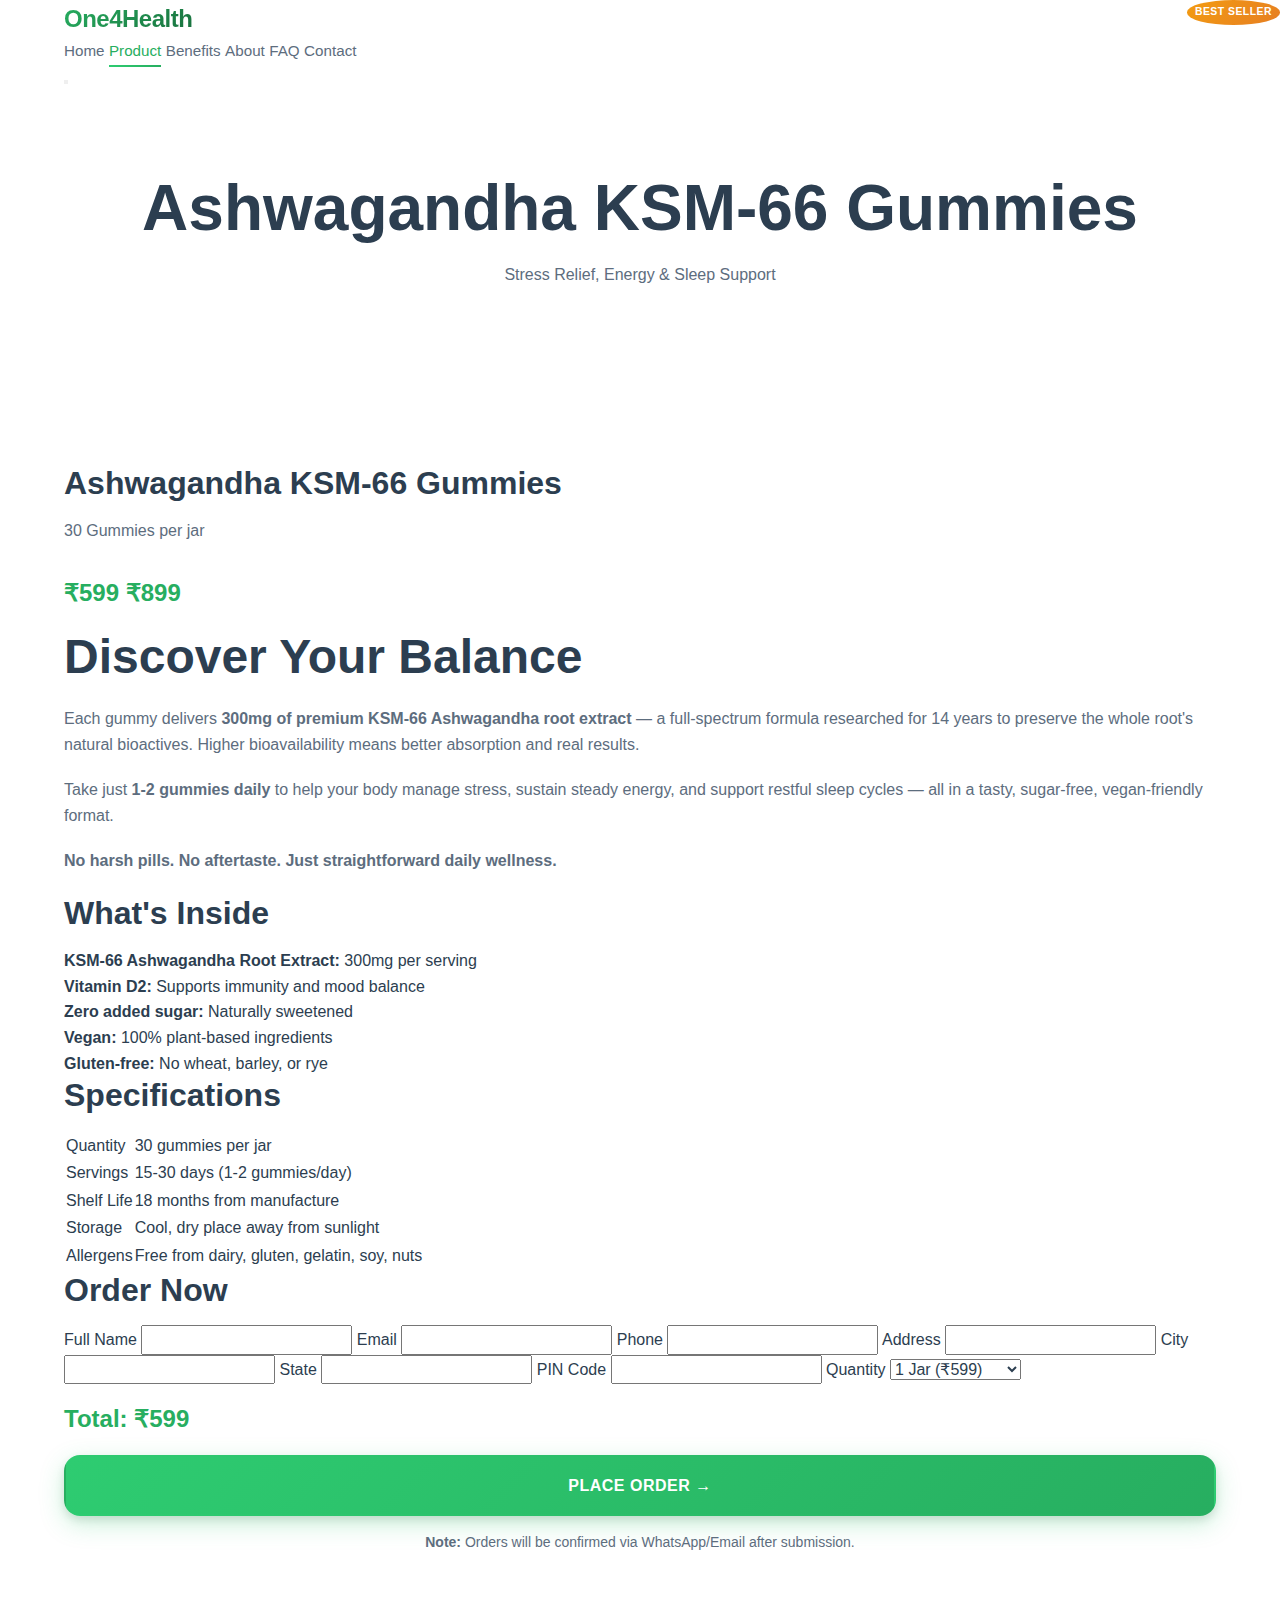
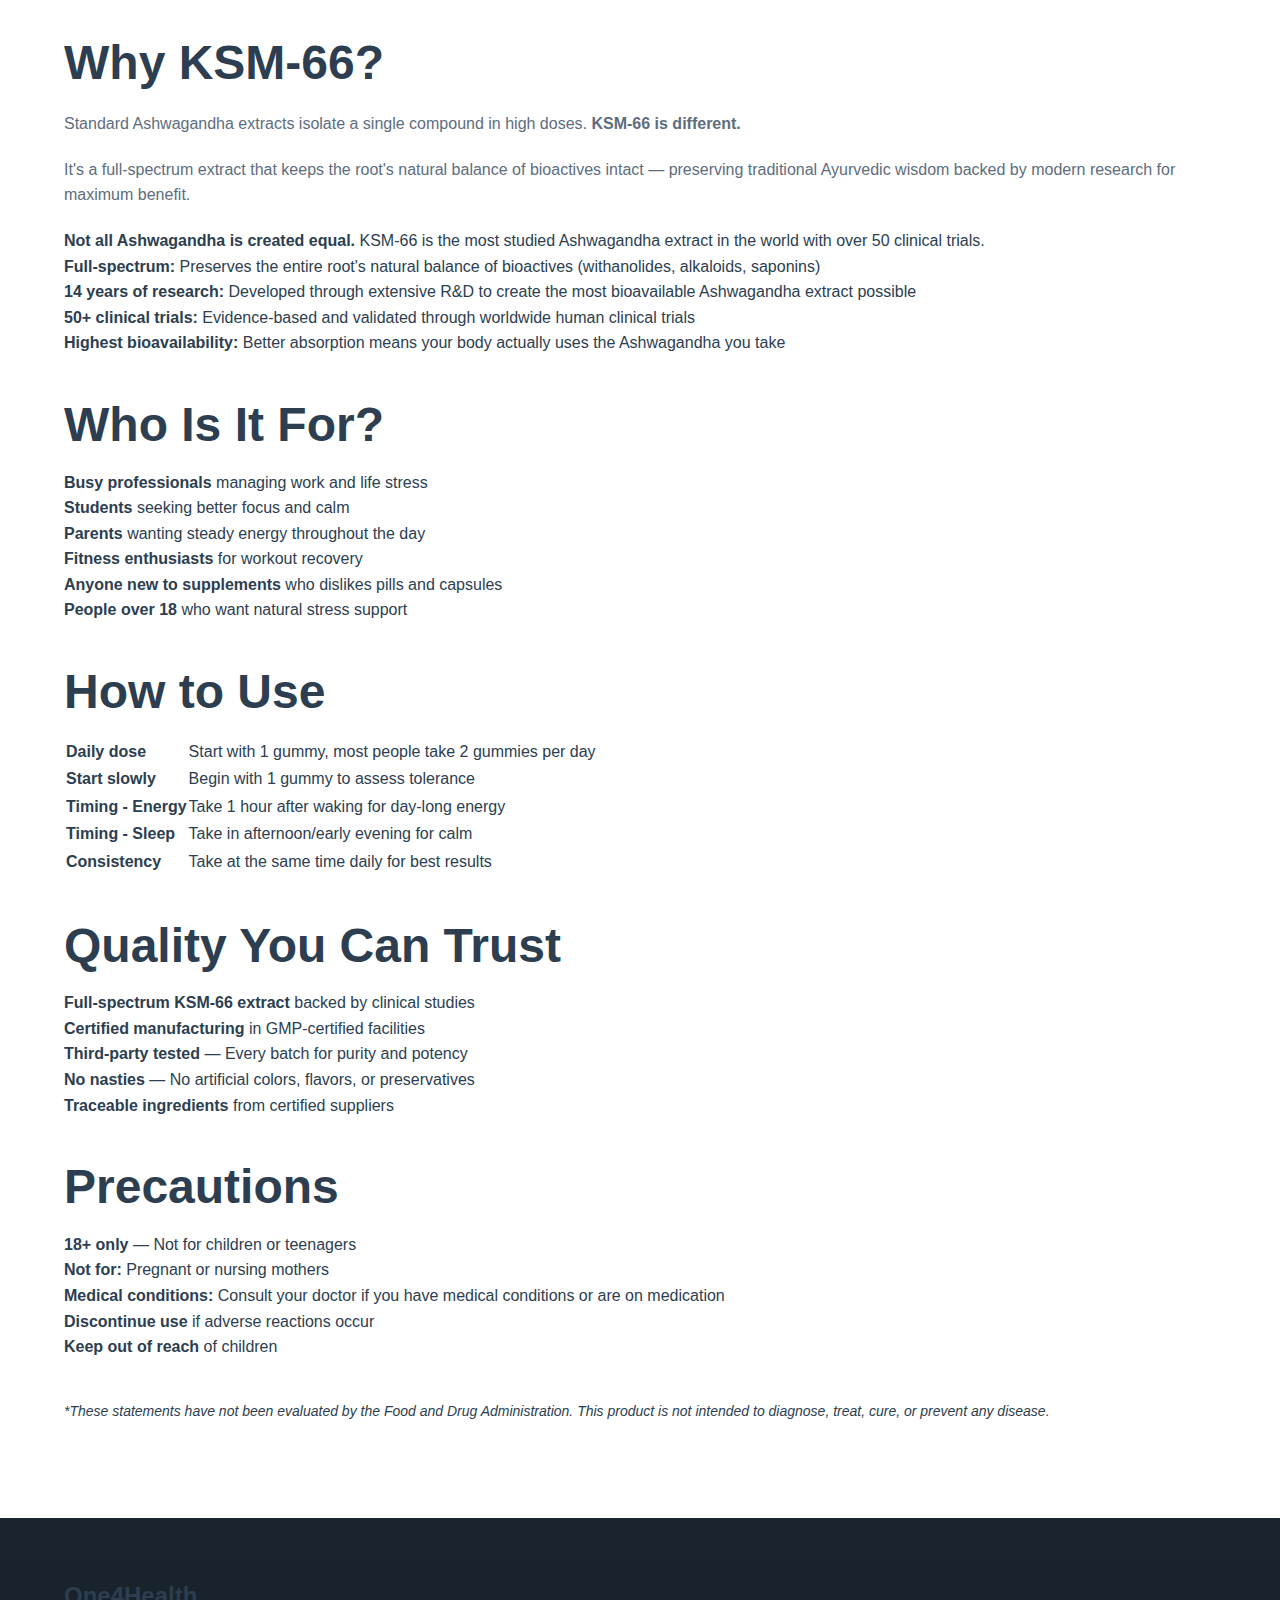
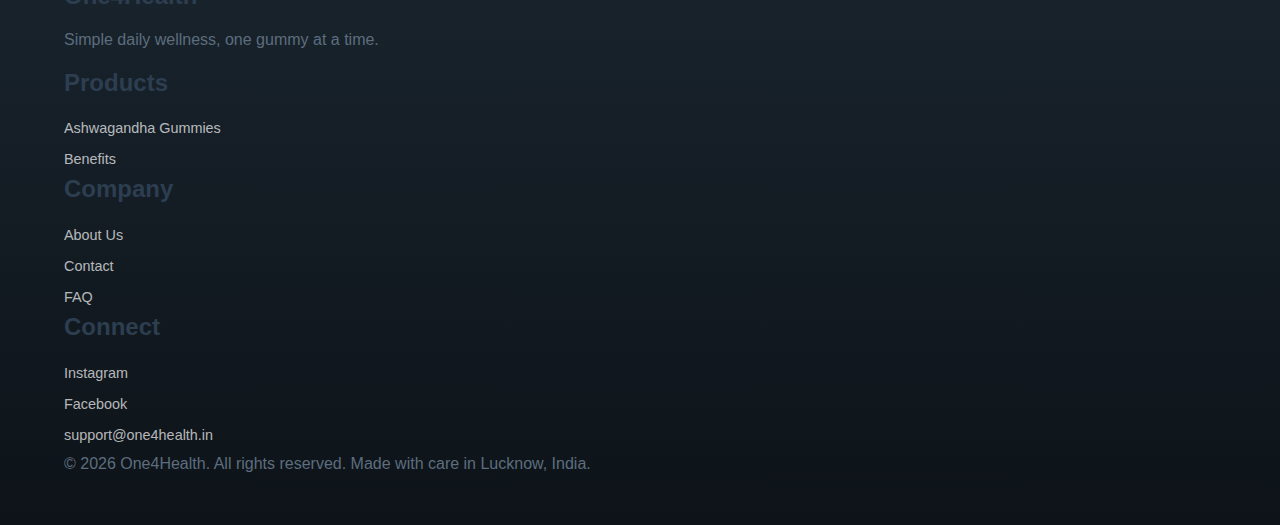
<file: product.html>
<!DOCTYPE html>
<html lang="en">
<head>
    <meta charset="UTF-8">
    <meta name="viewport" content="width=device-width, initial-scale=1.0">
    <meta name="description" content="One4Health Ashwagandha KSM-66 Gummies - 30 Count. Manage stress, boost energy, improve sleep. Sugar-free, vegan, gluten-free. Made in India.">
    <title>Ashwagandha KSM-66 Gummies | One4Health</title>
    <link rel="stylesheet" href="styles.css">
    <link href="https://fonts.googleapis.com/css2?family=Inter:wght@400;500;600;700;800&display=swap" rel="stylesheet">
</head>
<body>
    <!-- Navigation -->
    <nav class="navbar">
        <div class="container">
            <div class="nav-wrapper">
                <a href="index.html" class="logo">
                    <span class="logo-text">One4Health</span>
                </a>
                <div class="nav-menu" id="navMenu">
                    <a href="index.html" class="nav-link">Home</a>
                    <a href="product.html" class="nav-link active">Product</a>
                    <a href="benefits.html" class="nav-link">Benefits</a>
                    <a href="about.html" class="nav-link">About</a>
                    <a href="faq.html" class="nav-link">FAQ</a>
                    <a href="contact.html" class="nav-link">Contact</a>
                </div>
                <button class="mobile-menu-btn" id="mobileMenuBtn">
                    <span></span>
                    <span></span>
                    <span></span>
                </button>
            </div>
        </div>
    </nav>

    <!-- Header -->
    <section class="section-light text-center">
        <div class="container">
            <h1 class="section-title">Ashwagandha KSM-66 Gummies</h1>
            <p class="section-subtitle">Stress Relief, Energy & Sleep Support</p>
        </div>
    </section>

    <!-- Product Details -->
    <section class="section-white product-section">
        <div class="container">
            <div class="product-detail-grid">
                <div class="product-detail-image">
                    <div class="product-icon"></div>
                    <h3>Ashwagandha KSM-66 Gummies</h3>
                    <p>30 Gummies per jar</p>
                    <div class="product-price" style="margin-top: 30px;">
                        <span class="price-current">₹599</span>
                        <span class="price-original">₹899</span>
                    </div>
                </div>
                
                <div>
                    <span class="product-badge">Best Seller</span>
                    
                    <h2>Discover Your Balance</h2>
                    <p style="margin: 20px 0;">Each gummy delivers <strong>300mg of premium KSM-66 Ashwagandha root extract</strong> — a full-spectrum formula researched for 14 years to preserve the whole root's natural bioactives. Higher bioavailability means better absorption and real results.</p>
                    
                    <p>Take just <strong>1-2 gummies daily</strong> to help your body manage stress, sustain steady energy, and support restful sleep cycles — all in a tasty, sugar-free, vegan-friendly format.</p>
                    
                    <p style="margin: 20px 0;"><strong>No harsh pills. No aftertaste. Just straightforward daily wellness.</strong></p>
                    
                    <h3>What's Inside</h3>
                    <ul class="ingredient-list">
                        <li><strong>KSM-66 Ashwagandha Root Extract:</strong> 300mg per serving</li>
                        <li><strong>Vitamin D2:</strong> Supports immunity and mood balance</li>
                        <li><strong>Zero added sugar:</strong> Naturally sweetened</li>
                        <li><strong>Vegan:</strong> 100% plant-based ingredients</li>
                        <li><strong>Gluten-free:</strong> No wheat, barley, or rye</li>
                    </ul>
                    
                    <h3>Specifications</h3>
                    <table class="specs-table">
                        <tr><td>Quantity</td><td>30 gummies per jar</td></tr>
                        <tr><td>Servings</td><td>15-30 days (1-2 gummies/day)</td></tr>
                        <tr><td>Shelf Life</td><td>18 months from manufacture</td></tr>
                        <tr><td>Storage</td><td>Cool, dry place away from sunlight</td></tr>
                        <tr><td>Allergens</td><td>Free from dairy, gluten, gelatin, soy, nuts</td></tr>
                    </table>
                    
                    <!-- Order Form -->
                    <div class="order-form">
                        <h3>Order Now</h3>
                        <form id="orderForm">
                            <label>Full Name</label>
                            <input type="text" id="fullName" required>
                            
                            <label>Email</label>
                            <input type="email" id="email" required>
                            
                            <label>Phone</label>
                            <input type="tel" id="phone" required>
                            
                            <label>Address</label>
                            <input type="text" id="address" required>
                            
                            <label>City</label>
                            <input type="text" id="city" required>
                            
                            <label>State</label>
                            <input type="text" id="state" required>
                            
                            <label>PIN Code</label>
                            <input type="text" id="pin" required>
                            
                            <label>Quantity</label>
                            <select id="quantity">
                                <option value="1">1 Jar (₹599)</option>
                                <option value="2">2 Jars (₹1,198)</option>
                                <option value="3">3 Jars (₹1,797)</option>
                            </select>
                            
                            <div class="product-price">
                                <span>Total:</span>
                                <span class="price-current" id="orderTotal">₹599</span>
                            </div>
                            
                            <button type="submit" class="btn btn-primary" style="width: 100%;">Place Order →</button>
                        </form>
                        <p style="margin-top: 15px; font-size: 14px; text-align: center;">
                            <strong>Note:</strong> Orders will be confirmed via WhatsApp/Email after submission.
                        </p>
                    </div>
                </div>
            </div>
            
            <!-- Product Description Expanded -->
            <div style="margin-top: 80px;">
                <h2>Why KSM-66?</h2>
                <p style="margin: 20px 0;">Standard Ashwagandha extracts isolate a single compound in high doses. <strong>KSM-66 is different.</strong></p>
                
                <p style="margin: 20px 0;">It's a full-spectrum extract that keeps the root's natural balance of bioactives intact — preserving traditional Ayurvedic wisdom backed by modern research for maximum benefit.</p>
                
                <ul class="feature-list">
                    <li><strong>Not all Ashwagandha is created equal.</strong> KSM-66 is the most studied Ashwagandha extract in the world with over 50 clinical trials.</li>
                    <li><strong>Full-spectrum:</strong> Preserves the entire root's natural balance of bioactives (withanolides, alkaloids, saponins)</li>
                    <li><strong>14 years of research:</strong> Developed through extensive R&D to create the most bioavailable Ashwagandha extract possible</li>
                    <li><strong>50+ clinical trials:</strong> Evidence-based and validated through worldwide human clinical trials</li>
                    <li><strong>Highest bioavailability:</strong> Better absorption means your body actually uses the Ashwagandha you take</li>
                </ul>
                
                <h2 style="margin-top: 40px;">Who Is It For?</h2>
                <ul class="ingredient-list">
                    <li><strong>Busy professionals</strong> managing work and life stress</li>
                    <li><strong>Students</strong> seeking better focus and calm</li>
                    <li><strong>Parents</strong> wanting steady energy throughout the day</li>
                    <li><strong>Fitness enthusiasts</strong> for workout recovery</li>
                    <li><strong>Anyone new to supplements</strong> who dislikes pills and capsules</li>
                    <li><strong>People over 18</strong> who want natural stress support</li>
                </ul>
                
                <h2 style="margin-top: 40px;">How to Use</h2>
                <table class="specs-table">
                    <tr><td><strong>Daily dose</strong></td><td>Start with 1 gummy, most people take 2 gummies per day</td></tr>
                    <tr><td><strong>Start slowly</strong></td><td>Begin with 1 gummy to assess tolerance</td></tr>
                    <tr><td><strong>Timing - Energy</strong></td><td>Take 1 hour after waking for day-long energy</td></tr>
                    <tr><td><strong>Timing - Sleep</strong></td><td>Take in afternoon/early evening for calm</td></tr>
                    <tr><td><strong>Consistency</strong></td><td>Take at the same time daily for best results</td></tr>
                </table>
                
                <h2 style="margin-top: 40px;">Quality You Can Trust</h2>
                <ul class="ingredient-list">
                    <li><strong>Full-spectrum KSM-66 extract</strong> backed by clinical studies</li>
                    <li><strong>Certified manufacturing</strong> in GMP-certified facilities</li>
                    <li><strong>Third-party tested</strong> — Every batch for purity and potency</li>
                    <li><strong>No nasties</strong> — No artificial colors, flavors, or preservatives</li>
                    <li><strong>Traceable ingredients</strong> from certified suppliers</li>
                </ul>
                
                <h2 style="margin-top: 40px;">Precautions</h2>
                <ul class="ingredient-list">
                    <li><strong>18+ only</strong> — Not for children or teenagers</li>
                    <li><strong>Not for:</strong> Pregnant or nursing mothers</li>
                    <li><strong>Medical conditions:</strong> Consult your doctor if you have medical conditions or are on medication</li>
                    <li><strong>Discontinue use</strong> if adverse reactions occur</li>
                    <li><strong>Keep out of reach</strong> of children</li>
                </ul>
                
                <p style="margin-top: 40px; font-size: 14px; color: var(--gray-medium);">
                    <em>*These statements have not been evaluated by the Food and Drug Administration. This product is not intended to diagnose, treat, cure, or prevent any disease.</em>
                </p>
            </div>
        </div>
    </section>

    <!-- Footer -->
    <footer class="footer">
        <div class="container">
            <div class="grid-4">
                <div>
                    <h4>One4Health</h4>
                    <p>Simple daily wellness, one gummy at a time.</p>
                </div>
                <div>
                    <h4>Products</h4>
                    <ul class="footer-links">
                        <li><a href="product.html">Ashwagandha Gummies</a></li>
                        <li><a href="benefits.html">Benefits</a></li>
                    </ul>
                </div>
                <div>
                    <h4>Company</h4>
                    <ul class="footer-links">
                        <li><a href="about.html">About Us</a></li>
                        <li><a href="contact.html">Contact</a></li>
                        <li><a href="faq.html">FAQ</a></li>
                    </ul>
                </div>
                <div>
                    <h4>Connect</h4>
                    <ul class="footer-links">
                        <li><a href="https://instagram.com/one4health" target="_blank">Instagram</a></li>
                        <li><a href="https://facebook.com/one4health" target="_blank">Facebook</a></li>
                        <li><a href="mailto:support@one4health.in">support@one4health.in</a></li>
                    </ul>
                </div>
            </div>
            <div class="footer-bottom">
                <p>&copy; 2026 One4Health. All rights reserved. Made with care in Lucknow, India.</p>
            </div>
        </div>
    </footer>

    <script>
        // Mobile menu toggle
        const mobileMenuBtn = document.getElementById('mobileMenuBtn');
        const navMenu = document.getElementById('navMenu');
        
        mobileMenuBtn.addEventListener('click', function() {
            navMenu.classList.toggle('active');
            this.classList.toggle('active');
        });

        // Order total calculation
        const quantitySelect = document.getElementById('quantity');
        const orderTotal = document.getElementById('orderTotal');
        
        quantitySelect.addEventListener('change', function() {
            const qty = parseInt(this.value);
            const total = qty * 599;
            orderTotal.textContent = '₹' + total;
        });

        // Order form submission
        document.getElementById('orderForm').addEventListener('submit', function(e) {
            e.preventDefault();
            
            const formData = {
                fullName: document.getElementById('fullName').value,
                email: document.getElementById('email').value,
                phone: document.getElementById('phone').value,
                address: document.getElementById('address').value,
                city: document.getElementById('city').value,
                state: document.getElementById('state').value,
                pin: document.getElementById('pin').value,
                quantity: document.getElementById('quantity').value,
                total: document.getElementById('orderTotal').textContent
            };
            
            // In production, this would send to a server or payment gateway
            // For now, we'll show an alert with the order details
            let message = 'Order Placed Successfully!\n\n';
            message += 'Name: ' + formData.fullName + '\n';
            message += 'Email: ' + formData.email + '\n';
            message += 'Phone: ' + formData.phone + '\n';
            message += 'Address: ' + formData.address + ', ' + formData.city + ', ' + formData.state + ' - ' + formData.pin + '\n';
            message += 'Quantity: ' + formData.quantity + ' jar(s)\n';
            message += 'Total: ' + formData.total + '\n\n';
            message += 'We will contact you shortly to confirm and process payment via WhatsApp/Razorpay.';
            
            alert(message);
            this.reset();
            document.getElementById('orderTotal').textContent = '₹599';
        });
    </script>
</body>
</html>
</file>
<file: styles.css>
/* ============================================================
   One4Health - Premium Wellness Gummies Website
   Goli-Inspired Design System
   ============================================================ */

/* ============================================================
   CSS VARIABLES / CUSTOM PROPERTIES
   ============================================================ */
:root {
    /* Primary Colors - Green Gradient (Goli-inspired) */
    --primary-start: #2ecc71;
    --primary-mid: #27ae60;
    --primary-end: #1e8449;
    --primary-light: #a8e6cf;
    --primary-dark: #196f3d;
    
    /* Accent Colors - Gold/Orange for CTAs */
    --accent-primary: #f39c12;
    --accent-secondary: #e67e22;
    --accent-hover: #d68910;
    --accent-gold: #ffd700;
    
    /* Text Colors - Dark Grays for Readability */
    --text-primary: #2c3e50;
    --text-secondary: #5d6d7e;
    --text-muted: #7f8c8d;
    --text-light: #95a5a6;
    --text-on-dark: #ffffff;
    --text-on-primary: #ffffff;
    
    /* Backgrounds - Clean Whites and Soft Grays */
    --bg-white: #ffffff;
    --bg-off-white: #f8f9fa;
    --bg-light: #fdfdfd;
    --bg-soft-gray: #ecf0f1;
    --bg-warm: #fef9f5;
    --bg-hero-start: #e8f5e9;
    --bg-hero-end: #f1f8e9;
    
    /* Shadows - Multi-layer Depth */
    --shadow-xs: 0 1px 2px rgba(0, 0, 0, 0.05);
    --shadow-sm: 0 2px 4px rgba(0, 0, 0, 0.08);
    --shadow-md: 0 4px 8px rgba(0, 0, 0, 0.1);
    --shadow-lg: 0 8px 16px rgba(0, 0, 0, 0.12);
    --shadow-xl: 0 12px 24px rgba(0, 0, 0, 0.15);
    --shadow-2xl: 0 20px 40px rgba(0, 0, 0, 0.2);
    --shadow-colored: 0 8px 24px rgba(46, 204, 113, 0.25);
    --shadow-gold: 0 8px 24px rgba(243, 156, 18, 0.3);
    --shadow-inner: inset 0 2px 4px rgba(0, 0, 0, 0.05);
    
    /* Border Radius - Smooth Rounded Corners */
    --radius-xs: 4px;
    --radius-sm: 8px;
    --radius-md: 12px;
    --radius-lg: 16px;
    --radius-xl: 24px;
    --radius-2xl: 32px;
    --radius-full: 50%;
    
    /* Spacing Scale */
    --space-xs: 0.25rem;
    --space-sm: 0.5rem;
    --space-md: 1rem;
    --space-lg: 1.5rem;
    --space-xl: 2rem;
    --space-2xl: 3rem;
    --space-3xl: 4rem;
    --space-4xl: 5rem;
    
    /* Transitions */
    --transition-fast: 150ms ease;
    --transition-base: 250ms ease;
    --transition-slow: 350ms ease;
    --transition-bounce: 450ms cubic-bezier(0.68, -0.55, 0.265, 1.55);
    
    /* Typography */
    --font-family: 'Poppins', -apple-system, BlinkMacSystemFont, 'Segoe UI', Roboto, Oxygen, Ubuntu, sans-serif;
    --font-weight-light: 300;
    --font-weight-regular: 400;
    --font-weight-medium: 500;
    --font-weight-semibold: 600;
    --font-weight-bold: 700;
    --font-weight-extrabold: 800;
    
    /* Z-index Scale */
    --z-dropdown: 100;
    --z-sticky: 200;
    --z-fixed: 300;
    --z-modal-backdrop: 400;
    --z-modal: 500;
    --z-popover: 600;
    --z-tooltip: 700;
    
    /* Glassmorphism */
    --glass-bg: rgba(255, 255, 255, 0.85);
    --glass-border: rgba(255, 255, 255, 0.5);
    --glass-blur: blur(12px);
}

/* Dark Mode Support */
@media (prefers-color-scheme: dark) {
    :root {
        --text-primary: #ecf0f1;
        --text-secondary: #bdc3c7;
        --text-muted: #95a5a6;
        --bg-white: #1a1a2e;
        --bg-off-white: #16213e;
        --bg-light: #1a1a2e;
        --bg-soft-gray: #0f3460;
    }
}

/* ============================================================
   RESET & BASE STYLES
   ============================================================ */
*,
*::before,
*::after {
    margin: 0;
    padding: 0;
    box-sizing: border-box;
}

html {
    scroll-behavior: smooth;
    scroll-padding-top: 80px;
    font-size: 16px;
}

body {
    font-family: var(--font-family);
    font-weight: var(--font-weight-regular);
    line-height: 1.6;
    color: var(--text-primary);
    background-color: var(--bg-white);
    overflow-x: hidden;
    -webkit-font-smoothing: antialiased;
    -moz-osx-font-smoothing: grayscale;
}

/* Typography Base */
h1, h2, h3, h4, h5, h6 {
    font-weight: var(--font-weight-bold);
    line-height: 1.2;
    margin-bottom: var(--space-md);
    color: var(--text-primary);
}

h1 { font-size: clamp(2.5rem, 5vw, 4rem); }
h2 { font-size: clamp(2rem, 4vw, 3rem); }
h3 { font-size: clamp(1.5rem, 3vw, 2rem); }
h4 { font-size: clamp(1.2rem, 2vw, 1.5rem); }

p {
    margin-bottom: var(--space-md);
    color: var(--text-secondary);
}

a {
    text-decoration: none;
    color: inherit;
    transition: color var(--transition-base);
}

ul, ol {
    list-style: none;
}

img, picture, video, canvas, svg {
    display: block;
    max-width: 100%;
    height: auto;
}

button, input, textarea, select {
    font: inherit;
    color: inherit;
}

/* Selection */
::selection {
    background: var(--primary-light);
    color: var(--primary-dark);
}

/* Focus Styles */
:focus-visible {
    outline: 2px solid var(--primary-mid);
    outline-offset: 2px;
}

/* ============================================================
   ANIMATION KEYFRAMES
   ============================================================ */
@keyframes fadeIn {
    from {
        opacity: 0;
    }
    to {
        opacity: 1;
    }
}

@keyframes slideUp {
    from {
        opacity: 0;
        transform: translateY(30px);
    }
    to {
        opacity: 1;
        transform: translateY(0);
    }
}

@keyframes slideDown {
    from {
        opacity: 0;
        transform: translateY(-20px);
    }
    to {
        opacity: 1;
        transform: translateY(0);
    }
}

@keyframes slideLeft {
    from {
        opacity: 0;
        transform: translateX(-30px);
    }
    to {
        opacity: 1;
        transform: translateX(0);
    }
}

@keyframes slideRight {
    from {
        opacity: 0;
        transform: translateX(30px);
    }
    to {
        opacity: 1;
        transform: translateX(0);
    }
}

@keyframes scaleIn {
    from {
        opacity: 0;
        transform: scale(0.9);
    }
    to {
        opacity: 1;
        transform: scale(1);
    }
}

@keyframes pulse {
    0%, 100% {
        transform: scale(1);
    }
    50% {
        transform: scale(1.05);
    }
}

@keyframes float {
    0%, 100% {
        transform: translateY(0px);
    }
    50% {
        transform: translateY(-15px);
    }
}

@keyframes shimmer {
    0% {
        background-position: -200% 0;
    }
    100% {
        background-position: 200% 0;
    }
}

@keyframes spin {
    from {
        transform: rotate(0deg);
    }
    to {
        transform: rotate(360deg);
    }
}

@keyframes bounce {
    0%, 20%, 50%, 80%, 100% {
        transform: translateY(0);
    }
    40% {
        transform: translateY(-10px);
    }
    60% {
        transform: translateY(-5px);
    }
}

@keyframes glow {
    0%, 100% {
        box-shadow: 0 0 20px rgba(46, 204, 113, 0.3);
    }
    50% {
        box-shadow: 0 0 40px rgba(46, 204, 113, 0.6);
    }
}

@keyframes shimmer-skeleton {
    0% {
        background-position: -1000px 0;
    }
    100% {
        background-position: 1000px 0;
    }
}

/* ============================================================
   UTILITY CLASSES
   ============================================================ */
.container {
    width: 100%;
    max-width: 1200px;
    margin: 0 auto;
    padding: 0 var(--space-lg);
}

.gradient-text {
    background: linear-gradient(135deg, var(--primary-start), var(--primary-dark));
    -webkit-background-clip: text;
    background-clip: text;
    -webkit-text-fill-color: transparent;
}

.text-center { text-align: center; }

.hide { display: none !important; }

.sr-only {
    position: absolute;
    width: 1px;
    height: 1px;
    padding: 0;
    margin: -1px;
    overflow: hidden;
    clip: rect(0, 0, 0, 0);
    white-space: nowrap;
    border: 0;
}

/* ============================================================
   BUTTONS
   ============================================================ */
.btn {
    display: inline-flex;
    align-items: center;
    justify-content: center;
    gap: var(--space-sm);
    padding: var(--space-md) var(--space-xl);
    font-family: var(--font-family);
    font-size: 1rem;
    font-weight: var(--font-weight-semibold);
    text-transform: uppercase;
    letter-spacing: 0.5px;
    border-radius: var(--radius-lg);
    border: 2px solid transparent;
    cursor: pointer;
    transition: all var(--transition-base);
    white-space: nowrap;
    user-select: none;
    -webkit-user-select: none;
    touch-action: manipulation;
}

.btn:active {
    transform: scale(0.97);
}

.btn:focus-visible {
    outline: 2px solid var(--accent-primary);
    outline-offset: 2px;
}

.btn-primary {
    background: linear-gradient(135deg, var(--primary-start), var(--primary-mid));
    color: var(--text-on-primary);
    box-shadow: var(--shadow-md), var(--shadow-colored);
}

.btn-primary:hover {
    background: linear-gradient(135deg, var(--primary-mid), var(--primary-end));
    transform: translateY(-2px);
    box-shadow: var(--shadow-lg), var(--shadow-colored);
}

.btn-primary:active {
    transform: translateY(0);
}

.btn-secondary {
    background: linear-gradient(135deg, var(--accent-primary), var(--accent-secondary));
    color: var(--text-on-primary);
    box-shadow: var(--shadow-md), var(--shadow-gold);
}

.btn-secondary:hover {
    background: linear-gradient(135deg, var(--accent-secondary), var(--accent-hover));
    transform: translateY(-2px);
    box-shadow: var(--shadow-lg), var(--shadow-gold);
}

.btn-outline {
    background: transparent;
    color: var(--primary-mid);
    border-color: var(--primary-mid);
}

.btn-outline:hover {
    background: var(--primary-mid);
    color: var(--text-on-primary);
    transform: translateY(-2px);
    box-shadow: var(--shadow-colored);
}

.btn-white {
    background: var(--bg-white);
    color: var(--primary-mid);
}

.btn-white:hover {
    background: var(--bg-off-white);
    transform: translateY(-2px);
    box-shadow: var(--shadow-lg);
}

.btn-lg {
    padding: var(--space-lg) var(--space-2xl);
    font-size: 1.1rem;
}

.btn-sm {
    padding: var(--space-sm) var(--space-md);
    font-size: 0.875rem;
}

/* ============================================================
   SECTIONS
   ============================================================ */
section {
    padding: var(--space-4xl) 0;
}

.section-header {
    text-align: center;
    margin-bottom: var(--space-3xl);
    animation: slideUp 0.6s ease-out;
}

.section-header h2 {
    margin-bottom: var(--space-sm);
}

.section-header p {
    font-size: 1.125rem;
    color: var(--text-secondary);
    max-width: 600px;
    margin: 0 auto;
}

/* ============================================================
   TOP BANNER
   ============================================================ */
.top-banner {
    background: linear-gradient(135deg, var(--accent-primary), var(--accent-secondary));
    color: var(--text-on-primary);
    padding: var(--space-sm) 0;
    position: relative;
    overflow: hidden;
    animation: slideDown 0.5s ease-out;
}

.top-banner::before {
    content: '';
    position: absolute;
    top: 0;
    left: 0;
    right: 0;
    bottom: 0;
    background: linear-gradient(90deg, transparent, rgba(255, 255, 255, 0.1), transparent);
    animation: shimmer 3s infinite;
}

.top-banner .container {
    display: flex;
    justify-content: center;
    align-items: center;
}

.top-banner p {
    margin: 0;
    color: var(--text-on-primary);
    font-size: 0.9rem;
    font-weight: var(--font-weight-medium);
}

.top-banner strong {
    font-weight: var(--font-weight-bold);
}

.top-banner .code {
    background: var(--bg-white);
    color: var(--accent-secondary);
    padding: 2px var(--space-sm);
    border-radius: var(--radius-sm);
    font-weight: var(--font-weight-bold);
    margin-left: var(--space-xs);
    display: inline-block;
}

/* ============================================================
   HEADER
   ============================================================ */
.header {
    background: var(--glass-bg);
    backdrop-filter: var(--glass-blur);
    -webkit-backdrop-filter: var(--glass-blur);
    position: sticky;
    top: 0;
    z-index: var(--z-sticky);
    box-shadow: var(--shadow-sm);
    transition: all var(--transition-base);
    border-bottom: 1px solid var(--glass-border);
}

.header.scrolled {
    box-shadow: var(--shadow-md);
    background: rgba(255, 255, 255, 0.95);
}

.header .container {
    padding: var(--space-md) var(--space-lg);
}

.header-inner {
    display: flex;
    justify-content: space-between;
    align-items: center;
}

/* Logo */
.logo {
    display: flex;
    flex-direction: column;
    align-items: flex-start;
    text-decoration: none;
    transition: transform var(--transition-base);
}

.logo:hover {
    transform: scale(1.02);
}

.logo-text {
    font-size: 1.5rem;
    font-weight: var(--font-weight-extrabold);
    background: linear-gradient(135deg, var(--primary-mid), var(--primary-dark));
    -webkit-background-clip: text;
    background-clip: text;
    -webkit-text-fill-color: transparent;
    letter-spacing: -0.5px;
}

.logo-badge {
    font-size: 0.625rem;
    font-weight: var(--font-weight-bold);
    color: var(--accent-primary);
    text-transform: uppercase;
    letter-spacing: 1px;
    background: linear-gradient(135deg, #fff9e6, #fff3cd);
    padding: 2px 8px;
    border-radius: var(--radius-full);
    margin-top: -2px;
}

/* Main Navigation */
.main-nav {
    display: flex;
    gap: var(--space-xl);
    align-items: center;
}

.nav-link {
    font-size: 0.95rem;
    font-weight: var(--font-weight-medium);
    color: var(--text-secondary);
    position: relative;
    padding: var(--space-sm) 0;
    transition: color var(--transition-fast);
}

.nav-link::after {
    content: '';
    position: absolute;
    bottom: 0;
    left: 0;
    width: 0;
    height: 2px;
    background: linear-gradient(90deg, var(--primary-start), var(--primary-mid));
    transition: width var(--transition-base);
}

.nav-link:hover,
.nav-link.active {
    color: var(--primary-mid);
}

.nav-link:hover::after,
.nav-link.active::after {
    width: 100%;
}

/* Header Actions */
.header-actions {
    display: flex;
    align-items: center;
    gap: var(--space-md);
}

.cart-btn {
    display: flex;
    align-items: center;
    gap: var(--space-xs);
    padding: var(--space-sm) var(--space-md);
    background: var(--bg-off-white);
    border-radius: var(--radius-md);
    font-weight: var(--font-weight-medium);
    color: var(--text-primary);
    transition: all var(--transition-base);
}

.cart-btn:hover {
    background: var(--bg-soft-gray);
    transform: translateY(-1px);
    box-shadow: var(--shadow-sm);
}

.cart-btn span:first-child {
    font-size: 1.25rem;
}

/* Mobile Toggle */
.mobile-toggle {
    display: none;
    flex-direction: column;
    gap: 5px;
    padding: var(--space-sm);
    background: none;
    border: none;
    cursor: pointer;
    z-index: var(--z-fixed);
}

.mobile-toggle span {
    width: 24px;
    height: 2px;
    background: var(--text-primary);
    border-radius: 2px;
    transition: all var(--transition-base);
}

.mobile-toggle.active span:nth-child(1) {
    transform: rotate(45deg) translate(5px, 5px);
}

.mobile-toggle.active span:nth-child(2) {
    opacity: 0;
}

.mobile-toggle.active span:nth-child(3) {
    transform: rotate(-45deg) translate(5px, -5px);
}

/* ============================================================
   HERO SECTION
   ============================================================ */
.hero {
    position: relative;
    min-height: calc(100vh - 160px);
    display: flex;
    align-items: center;
    overflow: hidden;
    background: linear-gradient(180deg, var(--bg-hero-start), var(--bg-hero-end));
}

.hero-backdrop {
    position: absolute;
    top: 0;
    left: 0;
    right: 0;
    bottom: 0;
    background: 
        radial-gradient(circle at 20% 50%, rgba(46, 204, 113, 0.1) 0%, transparent 50%),
        radial-gradient(circle at 80% 20%, rgba(243, 156, 18, 0.1) 0%, transparent 40%),
        radial-gradient(circle at 50% 100%, rgba(46, 204, 113, 0.05) 0%, transparent 60%);
    pointer-events: none;
}

.hero .container {
    position: relative;
    z-index: 1;
}

.hero-grid {
    display: grid;
    grid-template-columns: 1fr 1fr;
    gap: var(--space-3xl);
    align-items: center;
}

/* Hero Content */
.hero-content {
    animation: slideLeft 0.8s ease-out;
}

.hero-badge {
    display: inline-block;
    background: linear-gradient(135deg, var(--accent-primary), var(--accent-secondary));
    color: var(--text-on-primary);
    padding: var(--space-xs) var(--space-md);
    border-radius: var(--radius-full);
    font-size: 0.75rem;
    font-weight: var(--font-weight-bold);
    text-transform: uppercase;
    letter-spacing: 1px;
    margin-bottom: var(--space-md);
    animation: pulse 2s infinite;
}

.hero h1 {
    margin-bottom: var(--space-lg);
    line-height: 1.1;
}

.hero h1 .gradient-text {
    display: block;
    margin-top: var(--space-xs);
}

.hero-subtitle {
    font-size: 1.25rem;
    font-weight: var(--font-weight-semibold);
    color: var(--primary-mid);
    margin-bottom: var(--space-md);
}

.hero-description {
    font-size: 1.05rem;
    margin-bottom: var(--space-xl);
    max-width: 500px;
}

/* Benefits List */
.benefits-list {
    display: flex;
    flex-direction: column;
    gap: var(--space-sm);
    margin-bottom: var(--space-xl);
}

.benefit-item {
    display: flex;
    align-items: center;
    gap: var(--space-sm);
    font-weight: var(--font-weight-medium);
    color: var(--text-primary);
}

.benefit-icon {
    width: 24px;
    height: 24px;
    background: linear-gradient(135deg, var(--primary-start), var(--primary-mid));
    color: var(--text-on-primary);
    border-radius: var(--radius-full);
    display: flex;
    align-items: center;
    justify-content: center;
    font-size: 0.8rem;
    font-weight: var(--font-weight-bold);
}

/* Hero CTA */
.hero-cta {
    display: flex;
    gap: var(--space-md);
    margin-bottom: var(--space-xl);
    flex-wrap: wrap;
}

/* Hero Trust */
.hero-trust {
    display: flex;
    gap: var(--space-xl);
    padding-top: var(--space-lg);
    border-top: 1px solid rgba(0, 0, 0, 0.1);
}

.trust-item {
    text-align: center;
}

.trust-number {
    display: block;
    font-size: 1.25rem;
    font-weight: var(--font-weight-bold);
    color: var(--primary-mid);
}

.trust-label {
    font-size: 0.75rem;
    color: var(--text-muted);
    text-transform: uppercase;
    letter-spacing: 0.5px;
}

/* Hero Image */
.hero-image {
    animation: slideRight 0.8s ease-out;
    display: flex;
    justify-content: center;
    align-items: center;
}

.product-showcase {
    position: relative;
    animation: float 4s ease-in-out infinite;
}

.product-bottle {
    width: 200px;
    height: 320px;
    background: linear-gradient(180deg, #f8f9fa 0%, #e9ecef 50%, #dee2e6 100%);
    border-radius: var(--radius-xl);
    position: relative;
    box-shadow: 
        var(--shadow-2xl),
        inset 0 2px 4px rgba(255, 255, 255, 0.5);
    display: flex;
    flex-direction: column;
    align-items: center;
}

.bottle-cap {
    width: 80px;
    height: 30px;
    background: linear-gradient(135deg, var(--primary-start), var(--primary-mid));
    border-radius: var(--radius-xs) var(--radius-xs) 0 0;
    margin-top: -10px;
}

.bottle-body {
    flex: 1;
    width: 100%;
    display: flex;
    align-items: center;
    justify-content: center;
    padding: var(--space-lg);
}

.bottle-label {
    text-align: center;
    color: var(--primary-dark);
}

.brand-name {
    display: block;
    font-size: 0.75rem;
    font-weight: var(--font-weight-semibold);
    letter-spacing: 2px;
    margin-bottom: var(--space-xs);
    color: var(--text-muted);
}

.product-name {
    display: block;
    font-size: 1.25rem;
    font-weight: var(--font-weight-extrabold);
    margin-bottom: var(--space-xs);
}

.product-sub {
    display: block;
    font-size: 0.875rem;
    font-weight: var(--font-weight-medium);
}

.gummy-badges {
    position: absolute;
    top: 50%;
    left: 50%;
    transform: translate(-50%, -50%);
    display: flex;
    gap: var(--space-sm);
    animation: float 3s ease-in-out infinite reverse;
}

.gummy-badge {
    background: var(--glass-bg);
    backdrop-filter: var(--glass-blur);
    padding: var(--space-xs) var(--space-sm);
    border-radius: var(--radius-full);
    font-size: 0.7rem;
    font-weight: var(--font-weight-bold);
    color: var(--primary-dark);
    box-shadow: var(--shadow-md);
    border: 1px solid var(--glass-border);
}

/* ============================================================
   BUNDLES SECTION
   ============================================================ */
.bundles {
    background: linear-gradient(180deg, var(--bg-warm), var(--bg-off-white));
}

.bundles-grid {
    display: grid;
    grid-template-columns: repeat(3, 1fr);
    gap: var(--space-xl);
}

.bundle-card {
    background: var(--bg-white);
    border-radius: var(--radius-xl);
    padding: var(--space-xl);
    text-align: center;
    position: relative;
    box-shadow: var(--shadow-lg);
    transition: all var(--transition-base);
    animation: slideUp 0.6s ease-out;
    animation-fill-mode: both;
}

.bundle-card:nth-child(1) { animation-delay: 0.1s; }
.bundle-card:nth-child(2) { animation-delay: 0.2s; }
.bundle-card:nth-child(3) { animation-delay: 0.3s; }

.bundle-card:hover {
    transform: translateY(-8px);
    box-shadow: var(--shadow-2xl);
}

.bundle-badge {
    position: absolute;
    top: -12px;
    left: 50%;
    transform: translateX(-50%);
    background: linear-gradient(135deg, var(--accent-primary), var(--accent-secondary));
    color: var(--text-on-primary);
    padding: var(--space-xs) var(--space-md);
    border-radius: var(--radius-full);
    font-size: 0.75rem;
    font-weight: var(--font-weight-bold);
    text-transform: uppercase;
    letter-spacing: 0.5px;
    box-shadow: var(--shadow-gold);
}

.bundle-image {
    width: 120px;
    height: 120px;
    margin: 0 auto var(--space-lg);
    background: linear-gradient(135deg, var(--bg-hero-start), var(--bg-hero-end));
    border-radius: var(--radius-full);
    display: flex;
    align-items: center;
    justify-content: center;
}

.bundle-products {
    display: flex;
    gap: var(--space-sm);
    font-size: 2rem;
}

.mini-product {
    animation: bounce 2s infinite;
}

.mini-product:nth-child(2) { animation-delay: 0.1s; }
.mini-product:nth-child(3) { animation-delay: 0.2s; }

.bundle-card h3 {
    font-size: 1.25rem;
    margin-bottom: var(--space-xs);
}

.bundle-card p:not(.bundle-price) {
    color: var(--text-muted);
    font-weight: var(--font-weight-medium);
    margin-bottom: var(--space-xs);
}

.bundle-price {
    font-size: 2rem;
    font-weight: var(--font-weight-extrabold);
    color: var(--primary-mid);
    margin: var(--space-lg) 0;
}

.bundle-price .original {
    font-size: 1rem;
    font-weight: var(--font-weight-regular);
    color: var(--text-light);
    text-decoration: line-through;
}

/* ============================================================
   PRODUCTS SECTION
   ============================================================ */
.products {
    background: var(--bg-white);
}

.products-grid {
    display: grid;
    grid-template-columns: repeat(4, 1fr);
    gap: var(--space-xl);
}

.product-card {
    background: var(--bg-white);
    border-radius: var(--radius-xl);
    padding: var(--space-xl);
    text-align: center;
    box-shadow: var(--shadow-lg);
    transition: all var(--transition-base);
    animation: scaleIn 0.6s ease-out;
    animation-fill-mode: both;
    border: 2px solid transparent;
}

.product-card:nth-child(1) { animation-delay: 0.1s; }
.product-card:nth-child(2) { animation-delay: 0.2s; }
.product-card:nth-child(3) { animation-delay: 0.3s; }
.product-card:nth-child(4) { animation-delay: 0.4s; }

.product-card:hover {
    transform: translateY(-8px);
    box-shadow: var(--shadow-2xl);
    border-color: var(--primary-light);
}

.product-image {
    width: 150px;
    height: 150px;
    margin: 0 auto var(--space-md);
    background: linear-gradient(135deg, var(--bg-hero-start), var(--bg-hero-end));
    border-radius: var(--radius-full);
    display: flex;
    align-items: center;
    justify-content: center;
    position: relative;
}

.product-emoji {
    font-size: 4rem;
    filter: drop-shadow(0 4px 8px rgba(0, 0, 0, 0.1));
}

.product-badge {
    position: absolute;
    top: 0;
    right: 0;
    background: linear-gradient(135deg, var(--accent-primary), var(--accent-secondary));
    color: var(--text-on-primary);
    padding: var(--space-xs) var(--space-sm);
    border-radius: var(--radius-full);
    font-size: 0.65rem;
    font-weight: var(--font-weight-bold);
    text-transform: uppercase;
    letter-spacing: 0.5px;
}

.product-badge.new {
    background: linear-gradient(135deg, var(--primary-start), var(--primary-mid));
}

.product-badge.coming {
    background: var(--text-muted);
}

.product-card h3 {
    font-size: 1.25rem;
    margin-bottom: var(--space-sm);
}

.product-benefits {
    margin: var(--space-md) 0;
    text-align: left;
}

.product-benefits li {
    color: var(--text-secondary);
    font-size: 0.9rem;
    padding: var(--space-xs) 0;
    padding-left: var(--space-lg);
    position: relative;
}

.product-benefits li::before {
    content: '✓';
    position: absolute;
    left: 0;
    color: var(--primary-mid);
    font-weight: var(--font-weight-bold);
}

.product-price {
    font-size: 1.5rem;
    font-weight: var(--font-weight-extrabold);
    color: var(--primary-mid);
    margin: var(--space-md) 0;
}

.product-price small {
    font-size: 0.875rem;
    font-weight: var(--font-weight-regular);
    color: var(--text-muted);
}

/* ============================================================
   REVIEWS SECTION
   ============================================================ */
.reviews {
    background: linear-gradient(180deg, var(--bg-off-white), var(--bg-white));
}

.reviews-grid {
    display: grid;
    grid-template-columns: repeat(2, 1fr);
    gap: var(--space-xl);
}

.review-card {
    background: var(--bg-white);
    border-radius: var(--radius-xl);
    padding: var(--space-xl);
    box-shadow: var(--shadow-md);
    transition: all var(--transition-base);
    animation: slideUp 0.6s ease-out;
    animation-fill-mode: both;
    border-left: 4px solid var(--primary-mid);
}

.review-card:nth-child(1) { animation-delay: 0.1s; }
.review-card:nth-child(2) { animation-delay: 0.2s; }
.review-card:nth-child(3) { animation-delay: 0.3s; }
.review-card:nth-child(4) { animation-delay: 0.4s; }

.review-card:hover {
    transform: translateY(-4px);
    box-shadow: var(--shadow-xl);
}

.review-header {
    display: flex;
    justify-content: space-between;
    align-items: center;
    margin-bottom: var(--space-md);
}

.reviewer-info {
    display: flex;
    align-items: center;
    gap: var(--space-sm);
}

.reviewer-avatar {
    width: 48px;
    height: 48px;
    background: linear-gradient(135deg, var(--primary-start), var(--primary-mid));
    color: var(--text-on-primary);
    border-radius: var(--radius-full);
    display: flex;
    align-items: center;
    justify-content: center;
    font-weight: var(--font-weight-bold);
    font-size: 1.125rem;
}

.reviewer-info h4 {
    margin: 0;
    font-size: 1rem;
}

.verified {
    font-size: 0.75rem;
    color: var(--primary-mid);
    font-weight: var(--font-weight-medium);
}

.review-rating {
    color: var(--accent-primary);
    font-size: 1.25rem;
    letter-spacing: 2px;
}

.review-text {
    font-style: italic;
    color: var(--text-secondary);
    line-height: 1.8;
}

/* ============================================================
   GUARANTEE SECTION
   ============================================================ */
.guarantee {
    background: linear-gradient(135deg, var(--primary-start), var(--primary-dark));
    color: var(--text-on-primary);
    padding: var(--space-3xl) 0;
}

.guarantee-card {
    background: var(--glass-bg);
    backdrop-filter: var(--glass-blur);
    border-radius: var(--radius-2xl);
    padding: var(--space-2xl);
    text-align: center;
    box-shadow: var(--shadow-2xl);
    border: 1px solid rgba(255, 255, 255, 0.3);
}

.guarantee-icon {
    font-size: 4rem;
    margin-bottom: var(--space-lg);
    animation: float 3s ease-in-out infinite;
}

.guarantee h2 {
    color: var(--primary-dark);
    margin-bottom: var(--space-md);
}

.guarantee p {
    color: var(--text-primary);
    max-width: 600px;
    margin: 0 auto var(--space-xl);
    font-size: 1.1rem;
}

/* ============================================================
   NEWSLETTER SECTION
   ============================================================ */
.newsletter {
    background: var(--bg-off-white);
    border-top: 1px solid var(--bg-soft-gray);
    border-bottom: 1px solid var(--bg-soft-gray);
}

.newsletter-content {
    text-align: center;
    max-width: 600px;
    margin: 0 auto;
}

.newsletter-content h2 {
    margin-bottom: var(--space-sm);
}

.newsletter-form {
    display: flex;
    gap: var(--space-sm);
    margin: var(--space-xl) 0;
    flex-wrap: wrap;
}

.newsletter-form input {
    flex: 1;
    min-width: 250px;
    padding: var(--space-md) var(--space-lg);
    border: 2px solid var(--bg-soft-gray);
    border-radius: var(--radius-md);
    font-size: 1rem;
    transition: all var(--transition-base);
    background: var(--bg-white);
}

.newsletter-form input:focus {
    outline: none;
    border-color: var(--primary-mid);
    box-shadow: 0 0 0 3px rgba(46, 204, 113, 0.2);
}

.newsletter-form input::placeholder {
    color: var(--text-muted);
}

.newsletter-note {
    font-size: 0.8rem;
    color: var(--text-muted);
}

/* ============================================================
   ABOUT SECTION
   ============================================================ */
.about {
    background: var(--bg-white);
}

.about-grid {
    display: grid;
    grid-template-columns: 1fr 1fr;
    gap: var(--space-3xl);
    align-items: start;
}

.about-content {
    animation: slideLeft 0.8s ease-out;
}

.about-content h2 {
    margin-bottom: var(--space-lg);
}

.about-features {
    display: grid;
    grid-template-columns: repeat(2, 1fr);
    gap: var(--space-lg);
    animation: slideRight 0.8s ease-out;
}

.feature-card {
    background: var(--bg-off-white);
    border-radius: var(--radius-lg);
    padding: var(--space-lg);
    text-align: center;
    transition: all var(--transition-base);
}

.feature-card:hover {
    transform: translateY(-4px);
    box-shadow: var(--shadow-lg);
    background: var(--bg-hero-start);
}

.feature-icon {
    font-size: 2.5rem;
    margin-bottom: var(--space-sm);
}

.feature-card h4 {
    font-size: 1rem;
    margin-bottom: var(--space-xs);
}

.feature-card p {
    font-size: 0.875rem;
    margin: 0;
}

.about-points {
    display: grid;
    gap: var(--space-md);
    margin-top: var(--space-xl);
}

.about-point {
    display: flex;
    align-items: center;
    gap: var(--space-md);
}

.point-icon {
    font-size: 1.5rem;
}

/* ============================================================
   FAQ SECTION
   ============================================================ */
.faq {
    background: linear-gradient(180deg, var(--bg-off-white), var(--bg-white));
}

.faq-list {
    max-width: 800px;
    margin: 0 auto;
}

.faq-item {
    background: var(--bg-white);
    border-radius: var(--radius-lg);
    margin-bottom: var(--space-md);
    box-shadow: var(--shadow-sm);
    overflow: hidden;
    transition: all var(--transition-base);
}

.faq-item:hover {
    box-shadow: var(--shadow-md);
}

.faq-question {
    display: flex;
    justify-content: space-between;
    align-items: center;
    padding: var(--space-lg) var(--space-xl);
    cursor: pointer;
    transition: background var(--transition-fast);
}

.faq-question:hover {
    background: var(--bg-off-white);
}

.faq-question h4 {
    margin: 0;
    font-size: 1.05rem;
    color: var(--text-primary);
}

.faq-toggle {
    font-size: 1.5rem;
    font-weight: var(--font-weight-light);
    color: var(--primary-mid);
    transition: transform var(--transition-base);
}

.faq-item.active .faq-toggle {
    transform: rotate(45deg);
}

.faq-answer {
    max-height: 0;
    overflow: hidden;
    transition: max-height var(--transition-base), padding var(--transition-base);
    padding: 0 var(--space-xl);
}

.faq-item.active .faq-answer {
    max-height: 300px;
    padding: 0 var(--space-xl) var(--space-lg);
}

.faq-answer p {
    margin: 0;
    color: var(--text-secondary);
}

/* ============================================================
   FOOTER
   ============================================================ */
.footer {
    background: linear-gradient(180deg, #1a252f, #0d1318);
    color: var(--text-on-dark);
    padding: var(--space-3xl) 0 var(--space-xl);
}

.footer-top {
    display: grid;
    grid-template-columns: 2fr repeat(3, 1fr) 1fr;
    gap: var(--space-xl);
    margin-bottom: var(--space-2xl);
    padding-bottom: var(--space-xl);
    border-bottom: 1px solid rgba(255, 255, 255, 0.1);
}

.footer-brand {
    padding-right: var(--space-xl);
}

.footer-logo {
    display: block;
    font-size: 1.5rem;
    font-weight: var(--font-weight-extrabold);
    background: linear-gradient(135deg, var(--primary-start), var(--primary-mid));
    -webkit-background-clip: text;
    background-clip: text;
    -webkit-text-fill-color: transparent;
    margin-bottom: var(--space-md);
}

.footer-brand p {
    color: rgba(255, 255, 255, 0.7);
    font-size: 0.95rem;
}

.footer-links h4 {
    color: var(--primary-light);
    font-size: 1rem;
    margin-bottom: var(--space-md);
    text-transform: uppercase;
    letter-spacing: 1px;
}

.footer-links a {
    display: block;
    color: rgba(255, 255, 255, 0.7);
    font-size: 0.9rem;
    padding: var(--space-xs) 0;
    transition: all var(--transition-fast);
}

.footer-links a:hover {
    color: var(--primary-light);
    transform: translateX(4px);
}

.social-links {
    display: flex;
    flex-direction: column;
    gap: var(--space-sm);
}

.social-links a {
    color: rgba(255, 255, 255, 0.7);
    font-size: 0.9rem;
    transition: all var(--transition-fast);
}

.social-links a:hover {
    color: var(--primary-light);
}

.footer-bottom {
    display: flex;
    justify-content: space-between;
    align-items: center;
    flex-wrap: wrap;
    gap: var(--space-md);
}

.footer-legal {
    display: flex;
    align-items: center;
    gap: var(--space-lg);
    flex-wrap: wrap;
}

.footer-legal p {
    margin: 0;
    color: rgba(255, 255, 255, 0.5);
    font-size: 0.875rem;
}

.legal-links {
    display: flex;
    gap: var(--space-lg);
}

.legal-links a {
    color: rgba(255, 255, 255, 0.7);
    font-size: 0.875rem;
    transition: color var(--transition-fast);
}

.legal-links a:hover {
    color: var(--primary-light);
}

.footer-disclaimer {
    font-size: 0.75rem;
    color: rgba(255, 255, 255, 0.4);
    max-width: 600px;
    line-height: 1.5;
}

/* ============================================================
   WHATSAPP FLOATING BUTTON
   ============================================================ */
.whatsapp-float {
    position: fixed;
    bottom: var(--space-xl);
    right: var(--space-xl);
    width: 60px;
    height: 60px;
    background: linear-gradient(135deg, #25d366, #128c7e);
    border-radius: var(--radius-full);
    display: flex;
    align-items: center;
    justify-content: center;
    font-size: 2rem;
    box-shadow: var(--shadow-lg);
    z-index: var(--z-fixed);
    transition: all var(--transition-base);
    animation: pulse 2s infinite;
}

.whatsapp-float:hover {
    transform: scale(1.1);
    box-shadow: var(--shadow-2xl);
}

/* ============================================================
   SCROLL ANIMATIONS
   ============================================================ */
.animate-on-scroll {
    opacity: 0;
    transform: translateY(30px);
    transition: opacity 0.6s ease-out, transform 0.6s ease-out;
}

.animate-on-scroll.visible {
    opacity: 1;
    transform: translateY(0);
}

/* ============================================================
   STARS/RATINGS
   ============================================================ */
.stars {
    display: inline-flex;
    gap: 2px;
}

.star {
    color: var(--accent-gold);
    font-size: 1rem;
}

.star.filled {
    color: var(--accent-primary);
}

.star.half {
    color: var(--accent-primary);
    position: relative;
}

.star.empty {
    color: var(--bg-soft-gray);
}

/* ============================================================
   BADGES
   ============================================================ */
.badge {
    display: inline-block;
    padding: var(--space-xs) var(--space-sm);
    border-radius: var(--radius-full);
    font-size: 0.75rem;
    font-weight: var(--font-weight-bold);
    text-transform: uppercase;
    letter-spacing: 0.5px;
}

.badge-sale {
    background: linear-gradient(135deg, #e74c3c, #c0392b);
    color: var(--text-on-primary);
}

.badge-new {
    background: linear-gradient(135deg, var(--primary-start), var(--primary-mid));
    color: var(--text-on-primary);
}

.badge-trust {
    background: var(--bg-hero-start);
    color: var(--primary-dark);
    border: 1px solid var(--primary-light);
}

/* ============================================================
   SKELETON LOADING
   ============================================================ */
.skeleton {
    background: linear-gradient(
        90deg,
        var(--bg-off-white) 0%,
        var(--bg-soft-gray) 50%,
        var(--bg-off-white) 100%
    );
    background-size: 1000px 100%;
    animation: shimmer-skeleton 2s infinite linear;
    border-radius: var(--radius-md);
}

/* ============================================================
   RESPONSIVE DESIGN - TABLET
   ============================================================ */
@media (max-width: 1024px) {
    .hero-grid {
        grid-template-columns: 1fr;
        text-align: center;
        gap: var(--space-xl);
    }
    
    .hero-content {
        animation: slideUp 0.8s ease-out;
    }
    
    .hero-image {
        animation: slideUp 0.8s ease-out 0.2s both;
    }
    
    .hero-description {
        margin: 0 auto var(--space-xl);
    }
    
    .benefits-list {
        align-items: center;
    }
    
    .hero-cta {
        justify-content: center;
    }
    
    .hero-trust {
        justify-content: center;
    }
    
    .bundles-grid {
        grid-template-columns: repeat(2, 1fr);
    }
    
    .products-grid {
        grid-template-columns: repeat(2, 1fr);
    }
    
    .reviews-grid {
        grid-template-columns: 1fr;
    }
    
    .about-grid {
        grid-template-columns: 1fr;
    }
    
    .about-features {
        grid-template-columns: repeat(2, 1fr);
    }
    
    .footer-top {
        grid-template-columns: repeat(2, 1fr);
    }
    
    .footer-brand {
        grid-column: span 2;
    }
}

/* ============================================================
   RESPONSIVE DESIGN - MOBILE
   ============================================================ */
@media (max-width: 768px) {
    html {
        font-size: 14px;
    }
    
    section {
        padding: var(--space-2xl) 0;
    }
    
    .container {
        padding: 0 var(--space-md);
    }
    
    /* Top Banner */
    .top-banner p {
        font-size: 0.75rem;
    }
    
    .top-banner .code {
        display: block;
        margin-left: 0;
        margin-top: var(--space-xs);
    }
    
    /* Header */
    .mobile-toggle {
        display: flex;
    }
    
    .main-nav {
        position: fixed;
        top: 0;
        left: 0;
        right: 0;
        bottom: 0;
        background: var(--bg-white);
        flex-direction: column;
        justify-content: center;
        gap: var(--space-lg);
        transform: translateX(100%);
        transition: transform var(--transition-base);
        z-index: var(--z-modal);
    }
    
    .main-nav.active {
        transform: translateX(0);
    }
    
    .nav-link {
        font-size: 1.25rem;
        padding: var(--space-md);
    }
    
    .cart-btn {
        display: none;
    }
    
    /* Hero */
    .hero {
        min-height: auto;
        padding: var(--space-2xl) 0;
    }
    
    .hero h1 {
        font-size: 2.5rem;
    }
    
    .hero-cta {
        flex-direction: column;
        width: 100%;
    }
    
    .hero-cta .btn {
        width: 100%;
    }
    
    .hero-trust {
        flex-direction: column;
        gap: var(--space-md);
    }
    
    .product-bottle {
        width: 150px;
        height: 240px;
    }
    
    /* Bundles */
    .bundles-grid {
        grid-template-columns: 1fr;
    }
    
    /* Products */
    .products-grid {
        grid-template-columns: 1fr;
    }
    
    .product-benefits {
        text-align: center;
    }
    
    /* About */
    .about-features {
        grid-template-columns: 1fr;
    }
    
    /* Newsletter */
    .newsletter-form {
        flex-direction: column;
    }
    
    .newsletter-form input,
    .newsletter-form .btn {
        width: 100%;
    }
    
    /* Footer */
    .footer-top {
        grid-template-columns: 1fr;
        gap: var(--space-lg);
    }
    
    .footer-brand {
        grid-column: span 1;
    }
    
    .footer-bottom {
        flex-direction: column;
        text-align: center;
    }
    
    .footer-legal {
        flex-direction: column;
        gap: var(--space-sm);
    }
    
    .legal-links {
        flex-wrap: wrap;
        justify-content: center;
    }
    
    .footer-disclaimer {
        text-align: center;
    }
    
    /* WhatsApp Float */
    .whatsapp-float {
        width: 50px;
        height: 50px;
        font-size: 1.5rem;
        bottom: var(--space-lg);
        right: var(--space-lg);
    }
}

/* ============================================================
   RESPONSIVE DESIGN - SMALL MOBILE
   ============================================================ */
@media (max-width: 480px) {
    h1 { font-size: 2rem; }
    h2 { font-size: 1.5rem; }
    
    .hero-bottle {
        width: 120px;
        height: 200px;
    }
    
    .gummy-badges {
        flex-wrap: wrap;
    }
    
    .btn {
        padding: var(--space-sm) var(--space-lg);
        font-size: 0.9rem;
    }
    
    .bundle-price {
        font-size: 1.5rem;
    }
    
    .product-price {
        font-size: 1.25rem;
    }
}

/* ============================================================
   PRINT STYLES
   ============================================================ */
@media print {
    .top-banner,
    .header,
    .mobile-toggle,
    .whatsapp-float {
        display: none;
    }
    
    * {
        box-shadow: none !important;
        text-shadow: none !important;
    }
    
    a {
        text-decoration: underline;
        color: var(--text-primary);
    }
    
    .btn {
        border: 1px solid var(--text-primary);
        background: none;
    }
}

/* ============================================================
   ACCESSIBILITY IMPROVEMENTS
   ============================================================ */

/* Reduced Motion */
@media (prefers-reduced-motion: reduce) {
    *,
    *::before,
    *::after {
        animation-duration: 0.01ms !important;
        animation-iteration-count: 1 !important;
        transition-duration: 0.01ms !important;
        scroll-behavior: auto !important;
    }
}

/* High Contrast Mode */
@media (prefers-contrast: high) {
    :root {
        --shadow-xs: 0 1px 2px rgba(0, 0, 0, 0.2);
        --shadow-sm: 0 2px 4px rgba(0, 0, 0, 0.3);
        --shadow-md: 0 4px 8px rgba(0, 0, 0, 0.4);
    }
    
    .btn {
        border: 2px solid currentColor;
    }
}

/* ============================================================
   UTILITY ANIMATIONS
   ============================================================ */
.fade-in {
    animation: fadeIn 0.6s ease-out;
}

.slide-up {
    animation: slideUp 0.6s ease-out;
}

.scale-in {
    animation: scaleIn 0.4s ease-out;
}

.pulse-animation {
    animation: pulse 2s infinite;
}

.float-animation {
    animation: float 4s ease-in-out infinite;
}

/* ============================================================
   END OF STYLESHEET
   ============================================================ */
</file>
